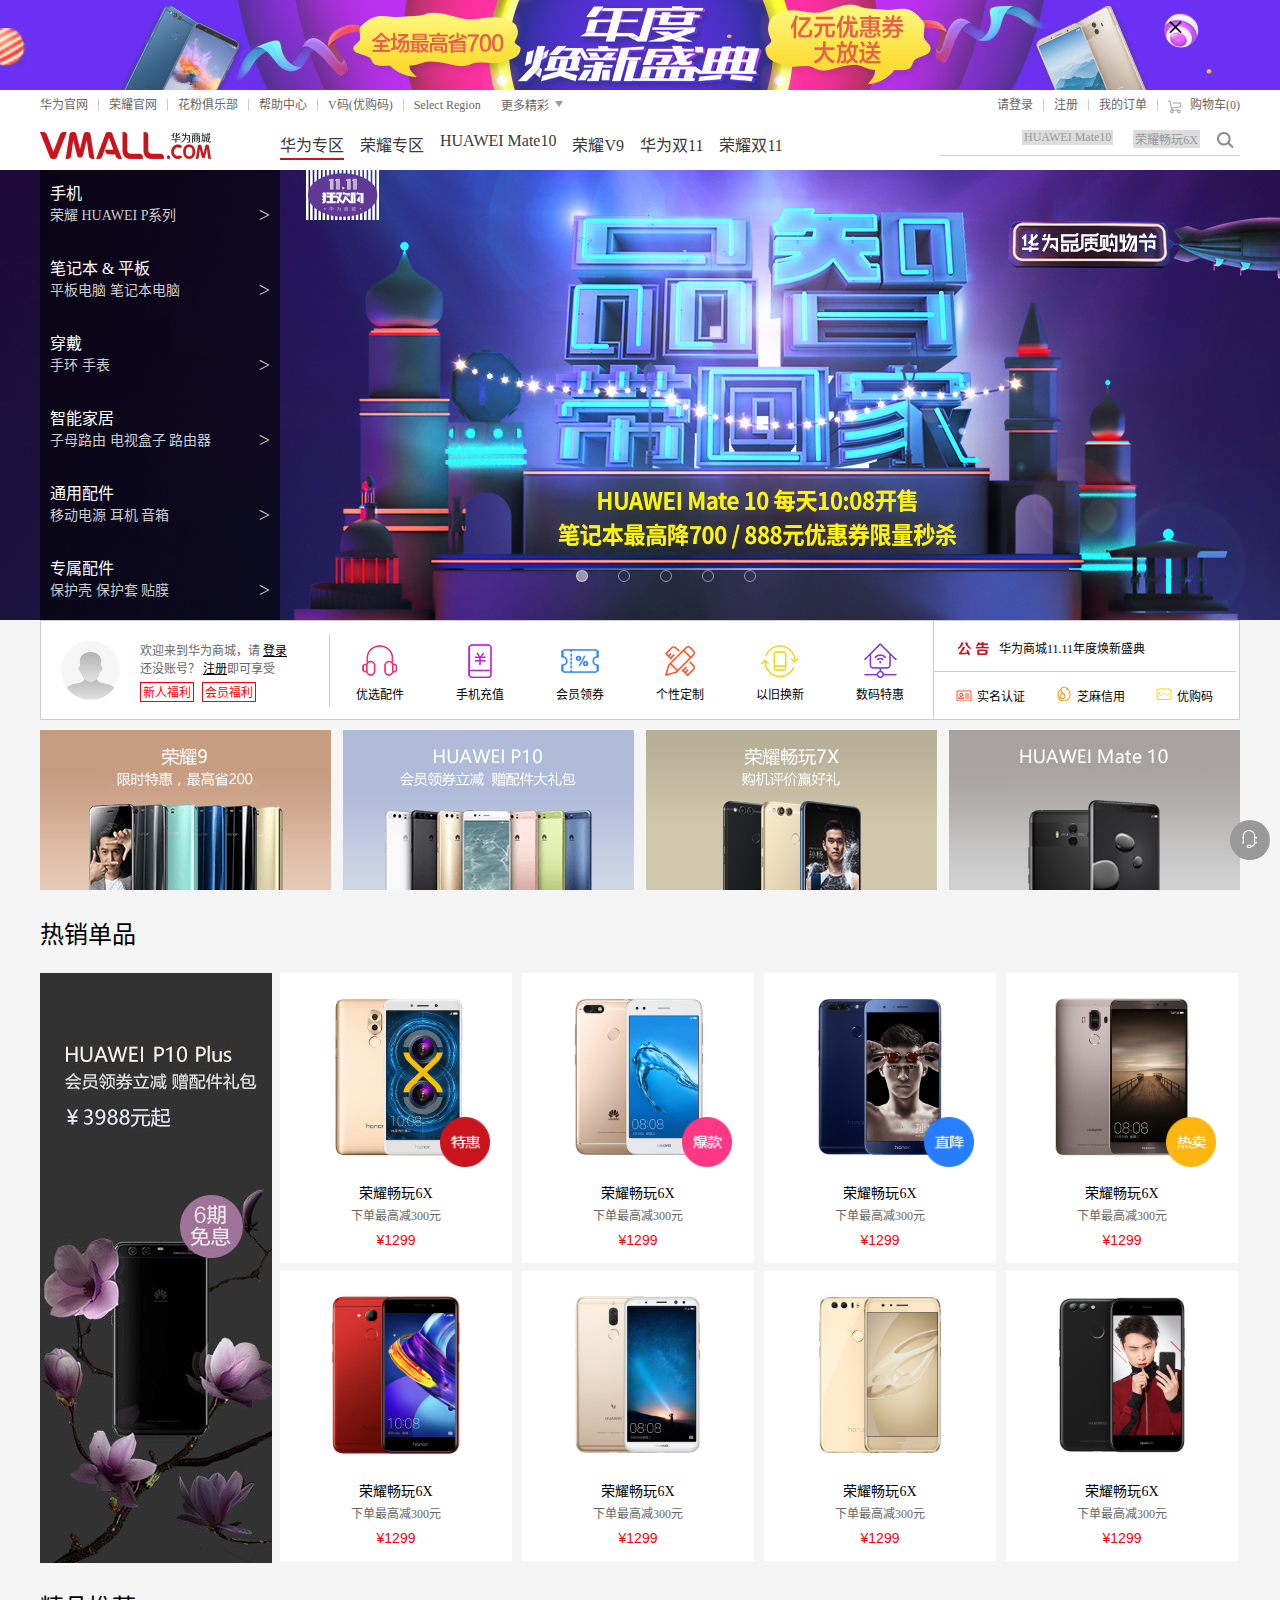
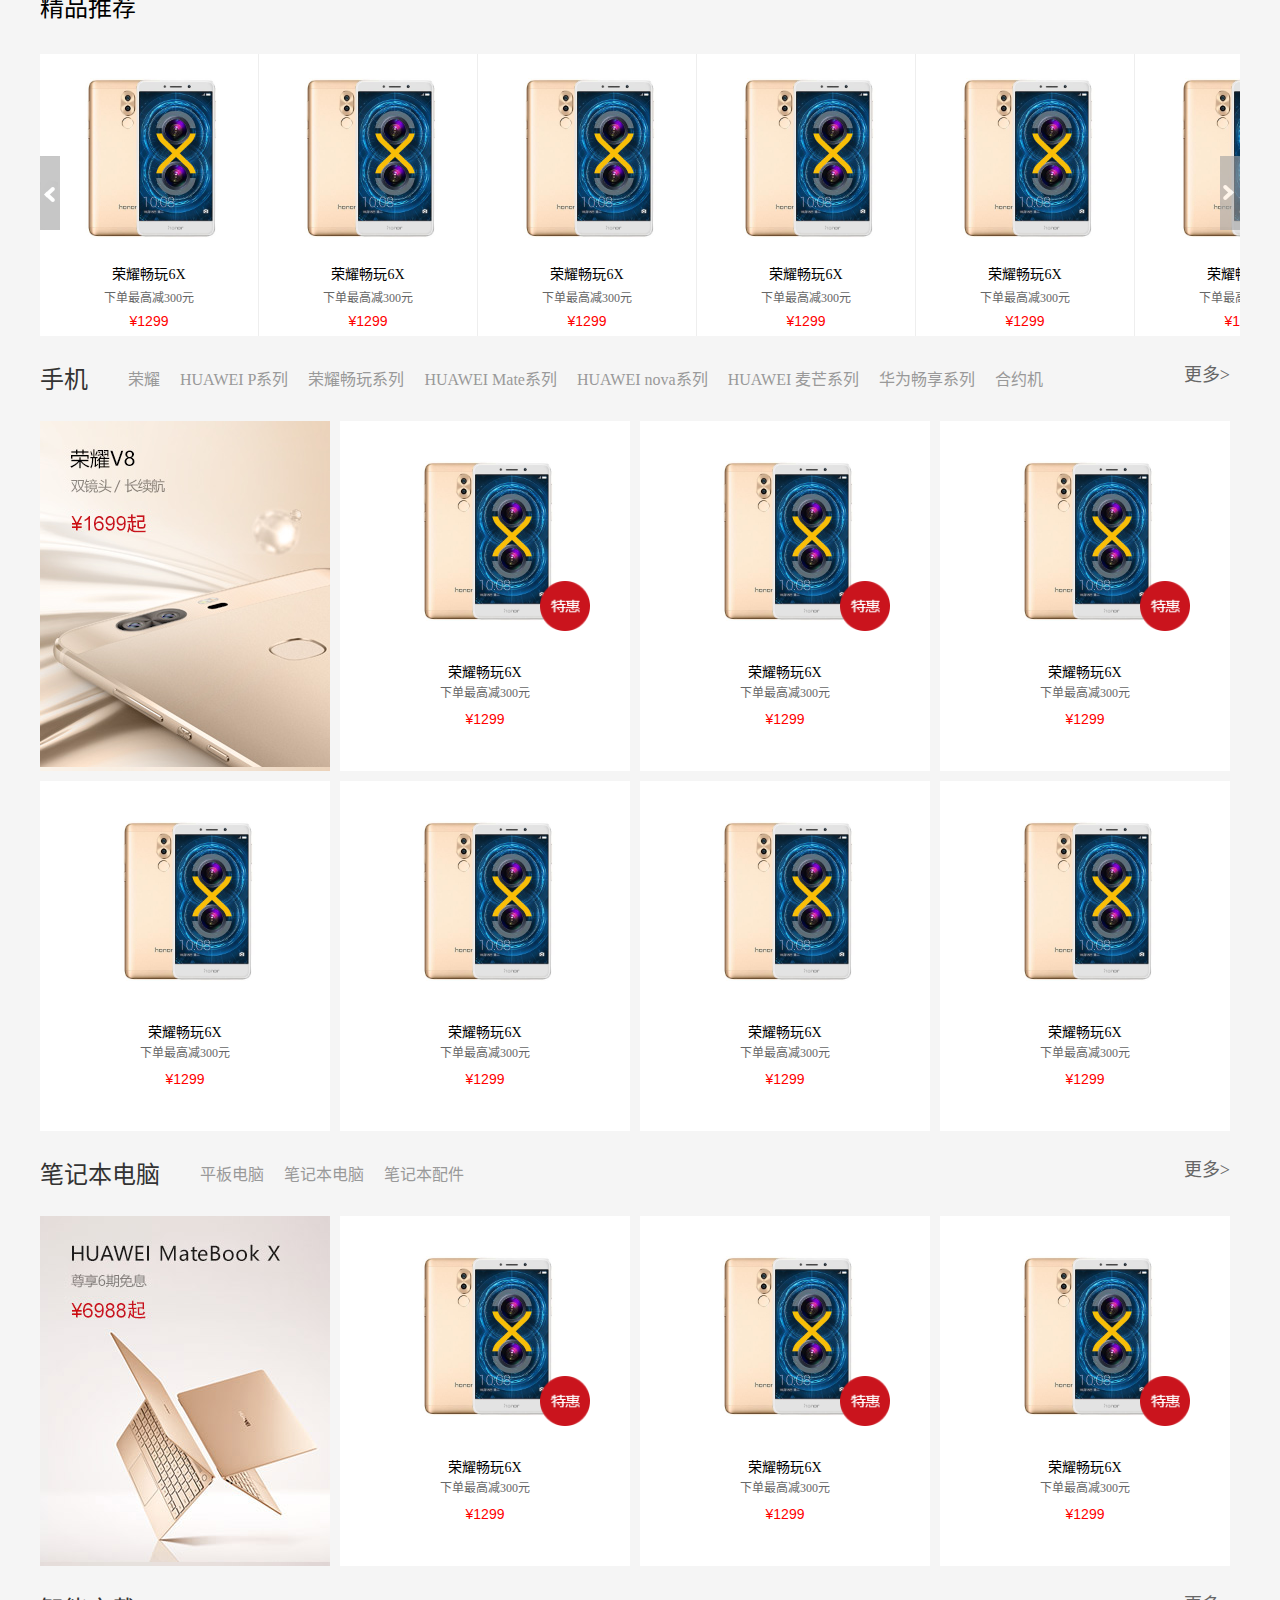
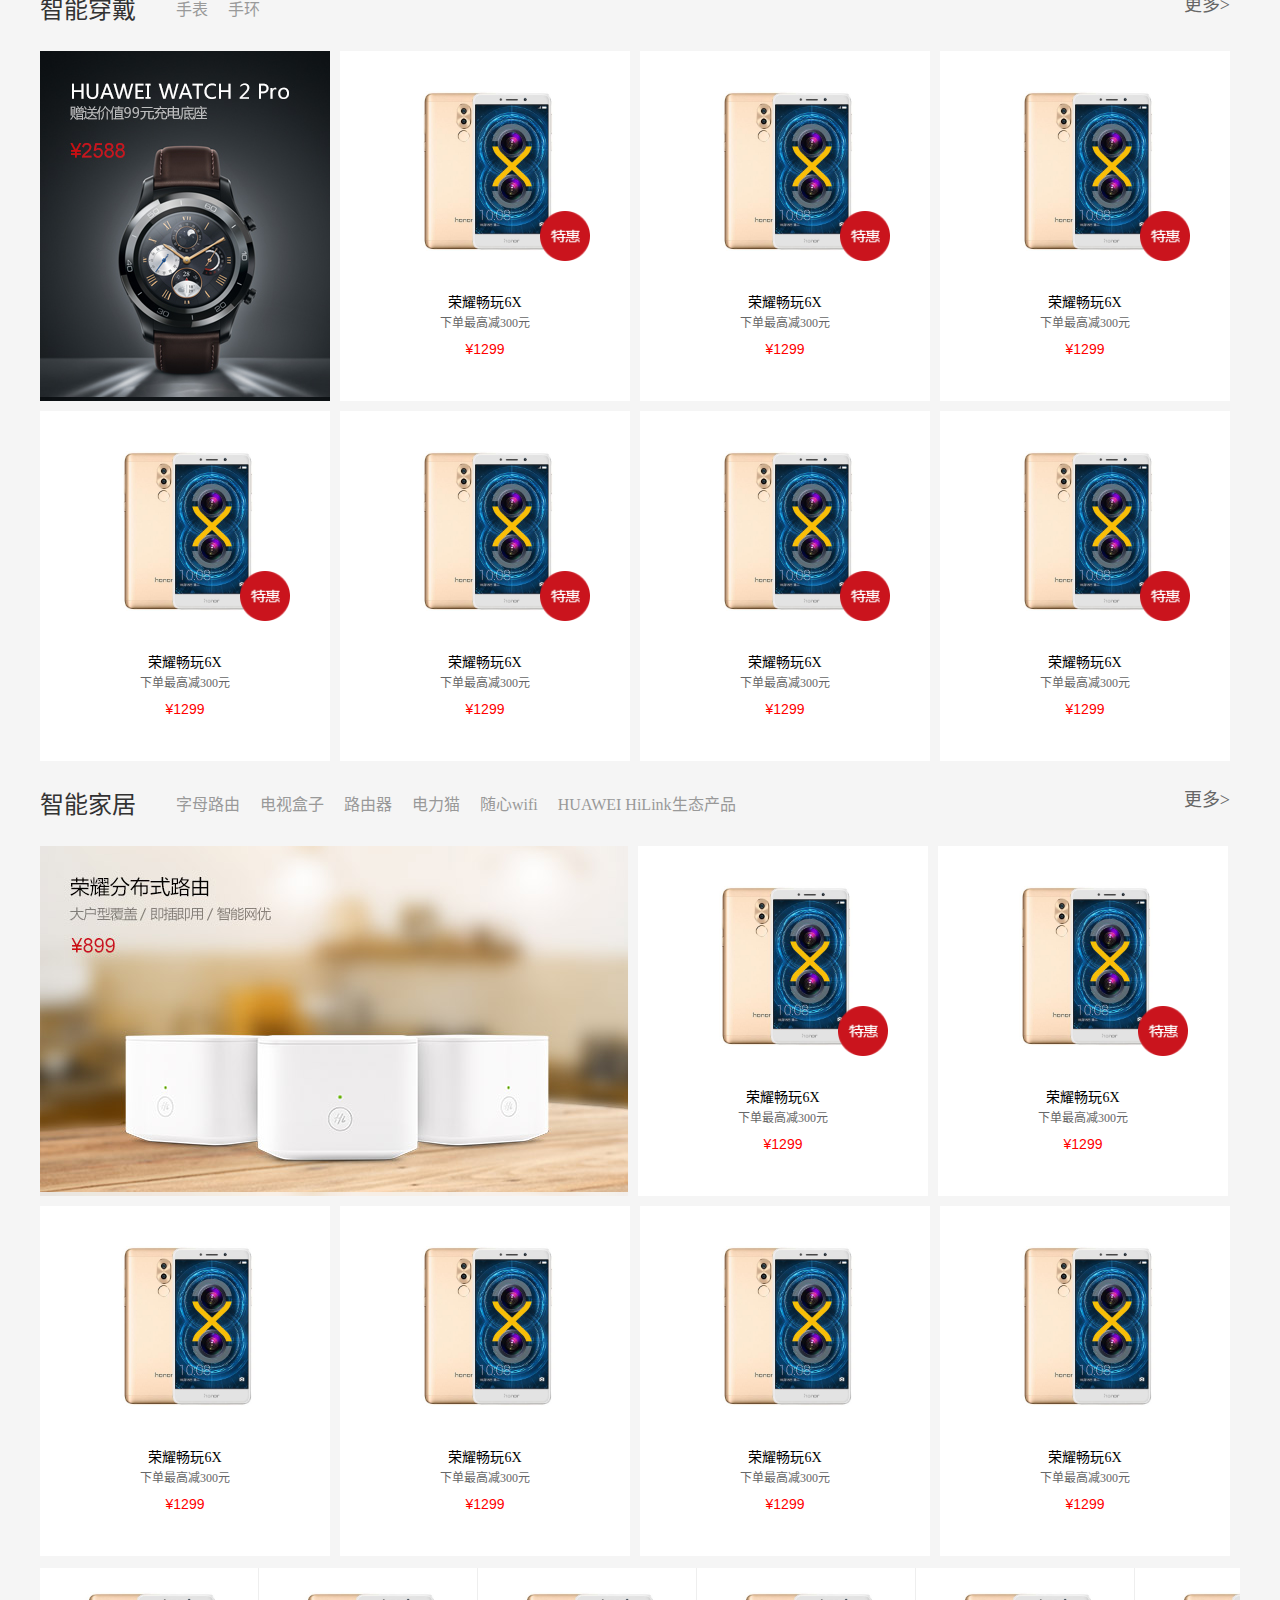
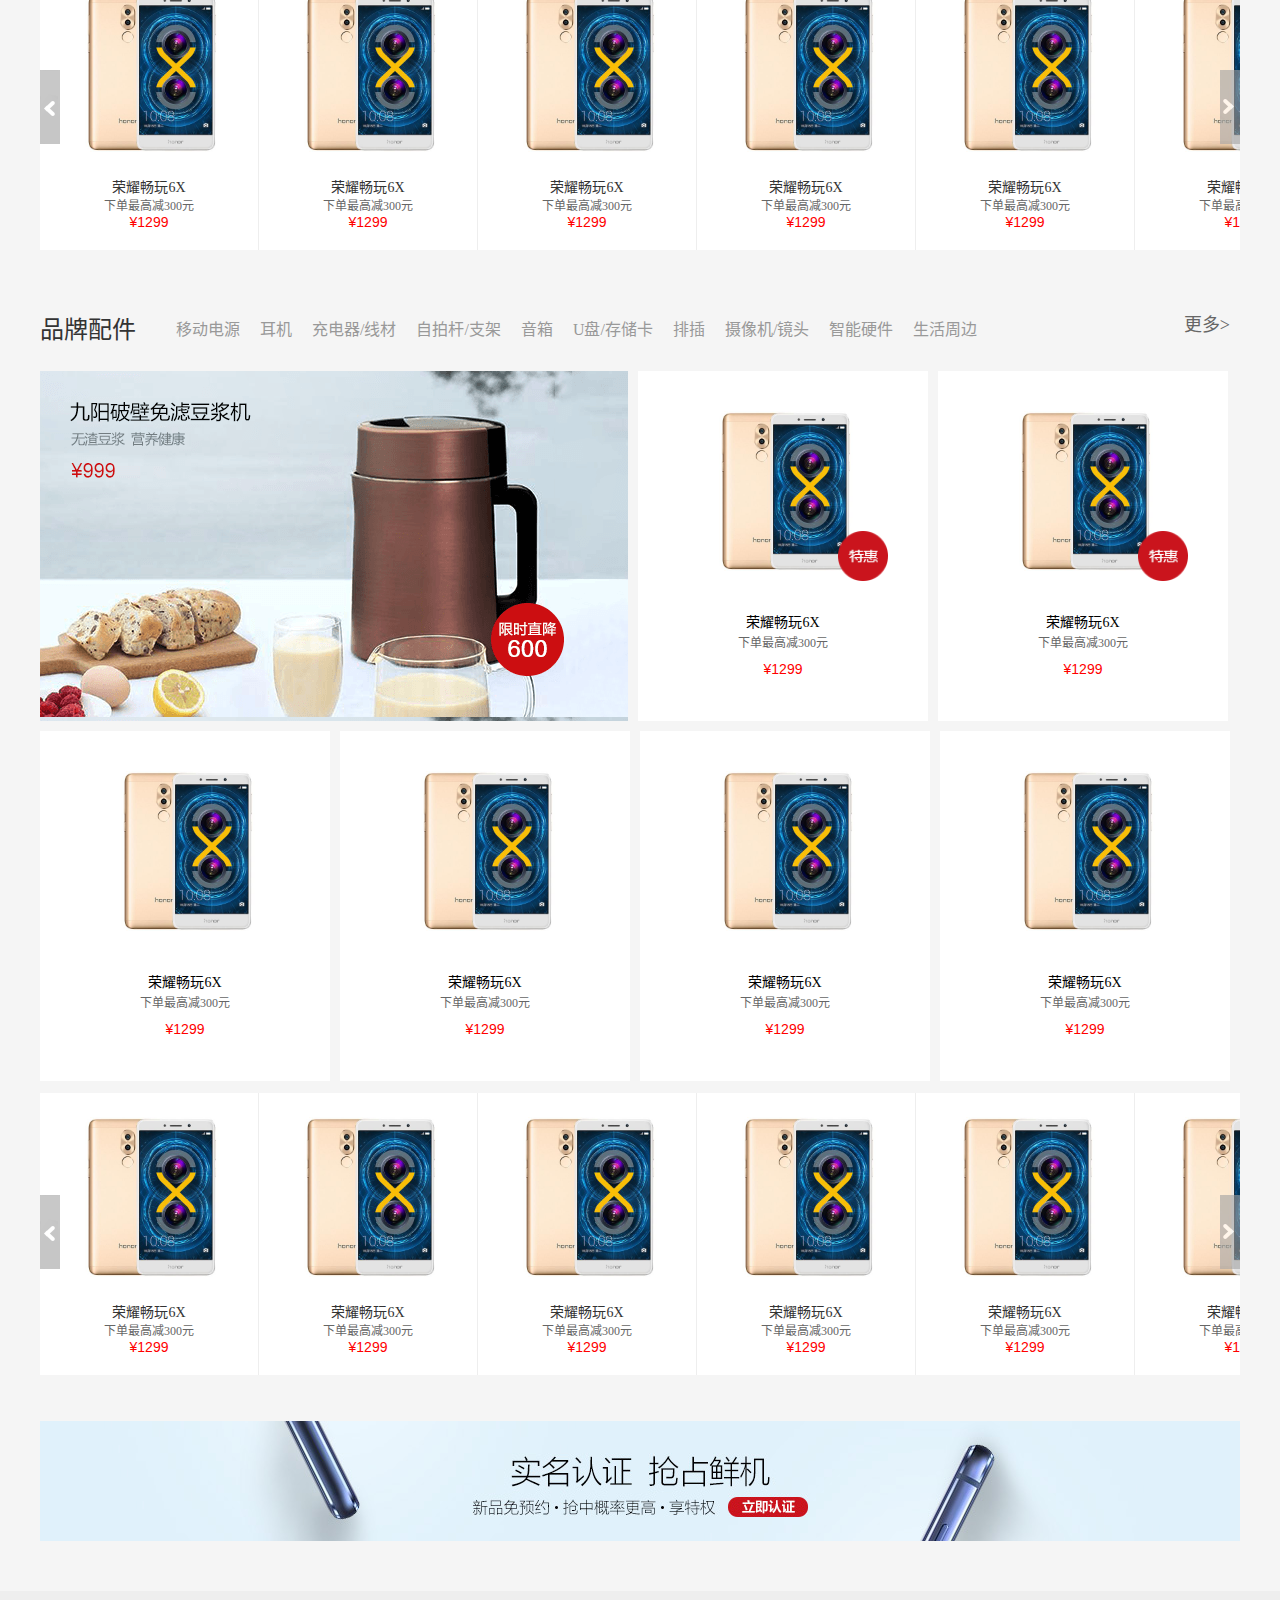
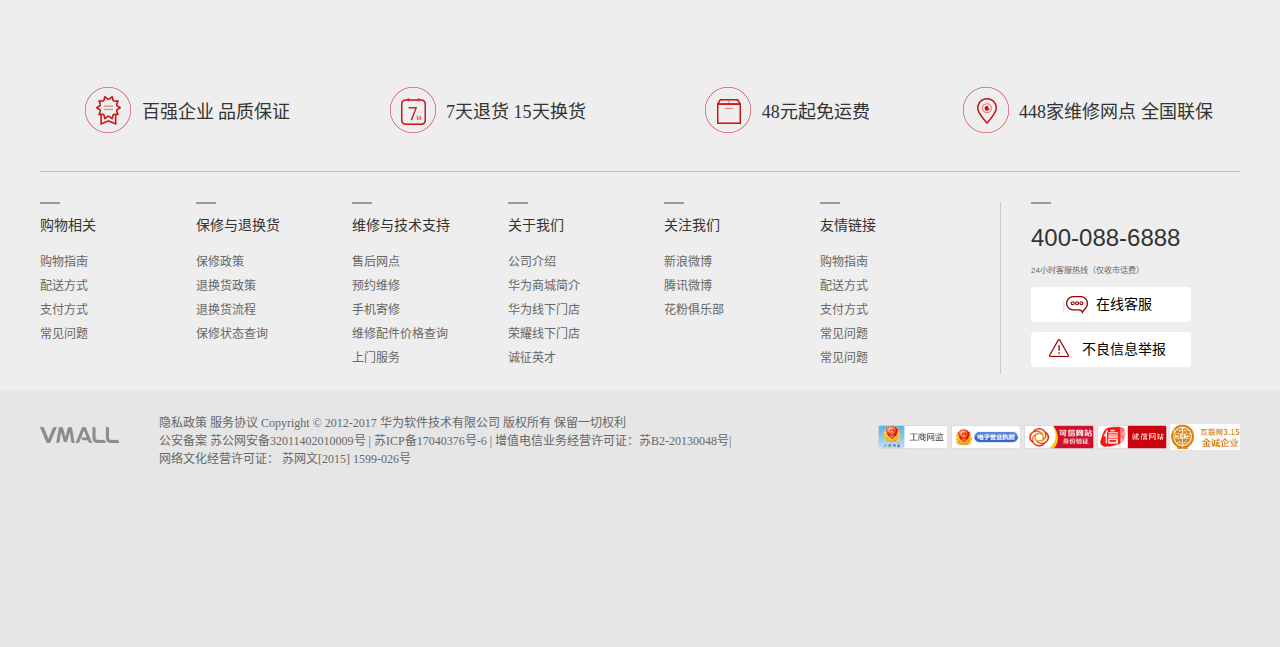
<file: index.html>
<!DOCTYPE html>
<html lang="zh-CN">

	<head>
		<meta charset="UTF-8">
		<meta name="keywords" content="关键词1,关键词2,关键词3">
		<meta name="description" content="这是100字的描述">
		<meta name="" content="" />
		<title>华为商城官网-华为Mate10、华为P10、荣耀9、荣耀畅玩7X、麦芒6、华为Mate9、荣耀V9、华为nova2官方网站</title>
		<link rel="icon" href="img\favicon.ico">
		<link rel="stylesheet" type="text/css" href="css/common.css" />
		<link rel="stylesheet" type="text/css" href="css/index.css" />
		<script src="js/jquery-1.12.2.js" type="text/javascript" charset="utf-8"></script>
		<script src="js/index.js"></script>
		<script>
		</script>
	</head>

	<body>
		<!--顶部广告-->
		<div class="top_box">
		<div class="top">
			<div class="w">
				<span class="close" id="close">×</span>
			</div>
			<a href="javascript:;">
				<img src="img/2017110716593377.jpg" alt="" />
			</a>
		</div>
		</div>
		<!-- 底部广告 -->
		<div class="foot_banner">
			<div class="w">
				<span class="close" id="closed">×</span>
			</div>
			<a href="javascript:;">
				<img src="img/20171108112502691.png" alt="">
			</a>
		</div>
		<!--顶部导航-->
		<div class="top_nav">
			<div class="w clearfix">
				<ul class="fl clearfix">
					<li>
						<a href="huaweiIndex/index.html">华为官网</a>
					</li>
					<li class="border"></li>
					<li>
						<a href="javascript:;">荣耀官网</a>
					</li>
					<li class="border"></li>
					<li>
						<a href="javascript:;">花粉俱乐部</a>
					</li>
					<li class="border"></li>
					<li>
						<a href="javascript:;">帮助中心</a>
					</li>
					<li class="border"></li>
					<li>
						<a href="javascript:;">V码(优购码)</a>
					</li>
					<li class="border"></li>
					<li>
						<a href="javascript:;">Select Region</a>
					</li>
					<li class="border"></li>
					<li class="nav_more clearfix">
						<a href="javascript:;">更多精彩</a>
						<div class="nav_more_show">
							<ul>
								<li>
									<a href="javascript:;">EMUI</a>
								</li>
								<li>
									<a href="javascript:;">应用市场</a>
								</li>
								<li>
									<a href="javascript:;">云服务</a>
								</li>
								<li>
									<a href="javascript:;">开发者联盟</a>
								</li>
							</ul>
							<div class="nav_more_show_img">
								<a href="javascript:;"><img src="img/qrcode_vmall_new_app01.png" />
									<p>扫一扫,下载这个傻帽</p>
								</a>
							</div>
						</div>
					</li>
				</ul>
				<ul class="fr">
					<li>
						<a href="javascript:;">请登录</a>
					</li>
					<li class="border"></li>
					<li>
						<a href="huaweiIndex/zcIndex.html">注册</a>
					</li>
					<li class="border"></li>
					<li>
						<a href="javascript:;">我的订单</a>
					</li>
					<li class="border"></li>
					<li>
						<a class="shopcar" href="javascript:;">购物车(0)</a>
					</li>
				</ul>
			</div>
		</div>
		<!--logo处导航-->
		<div class="logo_nav">
			<div class="w clearfix">
				<div class="fl logo_nav_left clearfix">
					<img class="fl" src="img/logo20170801113951.png" />
					<ul class="fl">
						<li class="fl">
							<a href="nxy_huawei/index.html">华为专区</a>
						</li>
						<li class="fl">
							<a href="cq_huawei/index.html">荣耀专区</a>
						</li>
						<li class="fl">
							<a href="ht_mate10/index.html">HUAWEI Mate10</a>
						</li>
						<li class="fl">
							<a href="czy_huawei/index.html">荣耀V9</a>
						</li>
						<li class="fl">
							<a href="ht_hw11/index.html">华为双11</a>
						</li>
						<li class="fl">
							<a href="javascript:;">荣耀双11</a>
						</li>
					</ul>
				</div>
				<div class="fr logo_nav_right">
					<input type="text" name="" id="" value="" />
					<div>
						<a href="javascript:;">HUAWEI Mate10</a>
						<a href="javascript:;">荣耀畅玩6X</a>
					</div>

				</div>
			</div>
		</div>
		<!--中间轮播图以及导航-->
		<div class="banner">
			<div class="banner_box">
				<div class="banner_scroll">
					<div class="w">
						<ul>
							<li>
								<a href="javascript"><img src="img/20171031232614904.jpg" alt="" /></a>
							</li>
							<li>
								<a href="javascript"><img src="img/20171106160544764.jpg" alt="" /></a>
							</li>
							<li>
								<a href="javascript"><img src="img/20171107235021595.jpg" alt="" /></a>
							</li>
							<li>
								<a href="javascript"><img src="img/20171108110852352.jpg" alt="" /></a>
							</li>
							<li>
								<a href="javascript"><img src="img/20171107195843349.jpg" alt="" /></a>
							</li>
						</ul>
					</div>
				</div>
			</div>
			<div class="w clearfix">
				<div class="banner_nav fl clearfix">
					<ul>
						<li>
							<h3>
							<a href="javascript:;">手机</a>
							</h3>
							<a href="javascript:;">荣耀</a>
							<a href="javascript:;"> HUAWEI P系列</a>
							<span>&gt;</span>
							<div class="detail">
								<div class="detail_top">
									<a href="javascript:;">浏览手机频道</a>
								</div>
								<div class="detail_center">
									<a href="javascript:;">荣耀</a>
									<a href="javascript:;">HUAWEI P系列</a>
									<a href="javascript:;">荣耀畅玩系列</a>
									<a href="javascript:;">HUAWEI Mate系列</a>
									<a href="javascript:;">HUAWEI nova系列</a>
									<a href="javascript:;">华为畅享系列</a>
									<a href="javascript:;">合约机</a>
								</div>
								<div class="detail_bottom">
									<ul>
										<li>
											<a href="javascript:;">
												<div>
													<img src="img/428_428_1504167295143mp.jpg" />
													<h3>荣耀畅玩6X</h3>
													<p class="des">下单最高减300元</p>
													<p class="price">&yen;1299</p>
												</div>
											</a>
										</li>
										<li>
											<a href="javascript:;">
												<div>
													<img src="img/428_428_1505273258208mp.jpg" />
													<h3>荣耀畅玩6X</h3>
													<p class="des">下单最高减300元</p>
													<p class="price">&yen;1299</p>
												</div>
											</a>
										</li>
										<li>
											<a href="javascript:;">
												<div>
													<img src="img/1496214523346.jpg" />
													<h3>荣耀畅玩6X</h3>
													<p class="des">下单最高减300元</p>
													<p class="price">&yen;1299</p>
												</div>
											</a>
										</li>
										<li>
											<a href="javascript:;">
												<div>
													<img src="img/428_428_1501665889531mp.jpg" />
													<h3>荣耀畅玩6X</h3>
													<p class="des">下单最高减300元</p>
													<p class="price">&yen;1299</p>
												</div>
											</a>
										</li>
									</ul>
								</div>
							</div>
						</li>
						<li>
							<h3>
							<a href="javascript:;">笔记本 & 平板</a>
						</h3>
							<a href="javascript:;">平板电脑</a>
							<a href="javascript:;">笔记本电脑</a>
							<span>&gt;</span>
							<div class="detail">
								<div class="detail_top">
									<a href="javascript:;">笔记本 & 平板频道</a>
								</div>
								<div class="detail_center">
									<a href="javascript:;">平板电脑</a>
									<a href="javascript:;">笔记本电脑</a>
									<a href="javascript:;">笔记本配件</a>
								</div>
								<div class="detail_bottom">
									<ul>
										<li>
											<a href="javascript:;">
												<div>
													<img src="img/428_428_1508929172387mp.jpg" />
													<h3>荣耀畅玩6X</h3>
													<p class="des">下单最高减300元</p>
													<p class="price">&yen;1299</p>
												</div>
											</a>
										</li>
										<li>
											<a href="javascript:;">
												<div>
													<img src="img/428_428_1495006232039mp.jpg" />
													<h3>荣耀畅玩6X</h3>
													<p class="des">下单最高减300元</p>
													<p class="price">&yen;1299</p>
												</div>
											</a>
										</li>
										<li>
											<a href="javascript:;">
												<div>
													<img src="img/1496236247761.png" />
													<h3>荣耀畅玩6X</h3>
													<p class="des">下单最高减300元</p>
													<p class="price">&yen;1299</p>
												</div>
											</a>
										</li>
										<li>
											<a href="javascript:;">
												<div>
													<img src="img/428_428_1508747152446mp.jpg" />
													<h3>荣耀畅玩6X</h3>
													<p class="des">下单最高减300元</p>
													<p class="price">&yen;1299</p>
												</div>
											</a>
										</li>
									</ul>
								</div>
							</div>
						</li>
						<li>
							<h3>
							<a href="javascript:;">穿戴</a>
						</h3>
							<a href="javascript:;">手环</a>
							<a href="javascript:;">手表</a>
							<span>&gt;</span>
							<div class="detail">
								<div class="detail_top">
									<a href="javascript:;">浏览穿戴频道</a>
								</div>
								<div class="detail_center">
									<a href="javascript:;">手表</a>
									<a href="javascript:;">手环</a>
								</div>
								<div class="detail_bottom">
									<ul>
										<li>
											<a href="javascript:;">
												<div>
													<img src="img/1489478432281.jpg" />
													<h3>荣耀畅玩6X</h3>
													<p class="des">下单最高减300元</p>
													<p class="price">&yen;1299</p>
												</div>
											</a>
										</li>
										<li>
											<a href="javascript:;">
												<div>
													<img src="img/428_428_1507769117117mp.jpg" />
													<h3>荣耀畅玩6X</h3>
													<p class="des">下单最高减300元</p>
													<p class="price">&yen;1299</p>
												</div>
											</a>
										</li>
										<li>
											<a href="javascript:;">
												<div>
													<img src="img/1489478432281.jpg" />
													<h3>荣耀畅玩6X</h3>
													<p class="des">下单最高减300元</p>
													<p class="price">&yen;1299</p>
												</div>
											</a>
										</li>
										<li>
											<a href="javascript:;">
												<div>
													<img src="img/1496236124208.png" />
													<h3>荣耀畅玩6X</h3>
													<p class="des">下单最高减300元</p>
													<p class="price">&yen;1299</p>
												</div>
											</a>
										</li>
									</ul>
								</div>
							</div>
						</li>
						<li>
							<h3>
							<a href="javascript:;">智能家居</a>
						</h3>
							<a href="javascript:;">子母路由</a>
							<a href="javascript:;">电视盒子</a>
							<a href="javascript:;">路由器</a>
							<span>&gt;</span>
							<div class="detail">
								<div class="detail_top">
									<a href="javascript:;">浏览智能家居频道</a>
								</div>
								<div class="detail_center">
									
									<a href="javascript:;">子母路由</a>
									<a href="javascript:;">电视盒子</a>
									<a href="javascript:;">路由器</a>
									<a href="javascript:;">电力猫</a>
									<a href="javascript:;">随行wifi</a>
									<a href="javascript:;">HUAWEI HiLink生态产品</a>
								</div>
								<div class="detail_bottom">
									<ul>
										<li>
											<a href="javascript:;">
												<div>
													<img src="img/428_428_1468546777559mp.jpg" />
													<h3>荣耀畅玩6X</h3>
													<p class="des">下单最高减300元</p>
													<p class="price">&yen;1299</p>
												</div>
											</a>
										</li>
										<li>
											<a href="javascript:;">
												<div>
													<img src="img/428_428_1469695994751mp.jpg" />
													<h3>荣耀畅玩6X</h3>
													<p class="des">下单最高减300元</p>
													<p class="price">&yen;1299</p>
												</div>
											</a>
										</li>
										<li>
											<a href="javascript:;">
												<div>
													<img src="img/142_142_1507545954611mp.jpg" />
													<h3>荣耀畅玩6X</h3>
													<p class="des">下单最高减300元</p>
													<p class="price">&yen;1299</p>
												</div>
											</a>
										</li>
										<li>
											<a href="javascript:;">
												<div>
													<img src="img/142_142_1507802394680mp.jpg" />
													<h3>荣耀畅玩6X</h3>
													<p class="des">下单最高减300元</p>
													<p class="price">&yen;1299</p>
												</div>
											</a>
										</li>
									</ul>
								</div>
							</div>
						</li>
						<li>
							<h3>
							<a href="javascript:;">通用配件</a>
						</h3>
							<a href="javascript:;">移动电源</a>
							<a href="javascript:;">耳机</a>
							<a href="javascript:;">音箱</a>
							<span>&gt;</span>
							<div class="detail">
								<div class="detail_top">
									<a href="javascript:;">浏览通用配件频道</a>
								</div>
								<!---->
								<div class="detail_center">
									<a href="javascript:;">移动电源</a>
									<a href="javascript:;">耳机</a>
									<a href="javascript:;">荣耀畅玩系列</a>
									<a href="javascript:;">充电器/线材</a>
									<a href="javascript:;">自拍杆/支架</a>
									<a href="javascript:;">音箱</a>
									<a href="javascript:;">U盘/存储卡</a>
									<a href="javascript:;">排插</a>
									<a href="javascript:;">摄像机/镜头</a>
									<a href="javascript:;">智能硬件</a>
									<a href="javascript:;">生活周边</a>
								</div>
								<div class="detail_bottom">
									<ul>
										<li>
											<a href="javascript:;">
												<div>
													<img src="img/142_142_1509064211648mp.jpg" />
													<h3>荣耀畅玩6X</h3>
													<p class="des">下单最高减300元</p>
													<p class="price">&yen;1299</p>
												</div>
											</a>
										</li>
										<li>
											<a href="javascript:;">
												<div>
													<img src="img/142_142_1466837793098mp.jpg" />
													<h3>荣耀畅玩6X</h3>
													<p class="des">下单最高减300元</p>
													<p class="price">&yen;1299</p>
												</div>
											</a>
										</li>
										<li>
											<a href="javascript:;">
												<div>
													<img src="img/142_142_1501065747294mp.jpg" />
													<h3>荣耀畅玩6X</h3>
													<p class="des">下单最高减300元</p>
													<p class="price">&yen;1299</p>
												</div>
											</a>
										</li>
										<li>
											<a href="javascript:;">
												<div>
													<img src="img/142_142_1509009885140mp.jpg" />
													<h3>荣耀畅玩6X</h3>
													<p class="des">下单最高减300元</p>
													<p class="price">&yen;1299</p>
												</div>
											</a>
										</li>
									</ul>
								</div>
							</div>
						</li>
						<li>
							<h3>
							<a href="javascript:;">专属配件</a>
						</h3>
							<a href="javascript:;">保护壳</a>
							<a href="javascript:;">保护套</a>
							<a href="javascript:;">贴膜</a>
							<span>&gt;</span>
							<div class="detail">
								<div class="detail_top">
									<a href="javascript:;">浏览专属配件频道</a>
								</div>
								<div class="detail_center">
									<a href="javascript:;">保护壳</a>
									<a href="javascript:;">保护套</a>
									<a href="javascript:;">贴膜</a>
									<a href="javascript:;">充气娃娃</a>
								</div>
								<div class="detail_bottom">
									<ul>
										<li>
											<a href="javascript:;">
												<div>
													<img src="img/428_428_1492166928020mp.jpg" />
													<h3>荣耀畅玩6X</h3>
													<p class="des">下单最高减300元</p>
													<p class="price">&yen;1299</p>
												</div>
											</a>
										</li>
										<li>
											<a href="javascript:;">
												<div>
													<img src="img/428_428_1494324027170mp.jpg" />
													<h3>荣耀畅玩6X</h3>
													<p class="des">下单最高减300元</p>
													<p class="price">&yen;1299</p>
												</div>
											</a>
										</li>
										<li>
											<a href="javascript:;">
												<div>
													<img src="img/1489245920315.jpg" />
													<h3>荣耀畅玩6X</h3>
													<p class="des">下单最高减300元</p>
													<p class="price">&yen;1299</p>
												</div>
											</a>
										</li>
										<li>
											<a href="javascript:;">
												<div>
													<img src="img/1489247004575.jpg" />
													<h3>荣耀畅玩6X</h3>
													<p class="des">下单最高减300元</p>
													<p class="price">&yen;1299</p>
												</div>
											</a>
										</li>
									</ul>
								</div>
							</div>
						</li>

					</ul>
				</div>
			</div>
		</div>
		<!--登录信息-->
		<div class="login">
			<div class="fl l">
				<div class="tx fl"></div>
				<div class="info fl">
					<p>欢迎来到华为商城，请
						<a href="javascript:;">登录</a>
					</p>
					<p>还没账号？
						<a href="javascript:;">注册</a>即可享受</p>
					<div class="login_box">
						<a href="javascript:;">
							<span>新人福利</span>
						</a>
						<a href="javascript:;">
							<span>会员福利</span>
						</a>
					</div>
				</div>
			</div>
			<div class="fl c">
				<ul>
					<li>
						<a class="a" href="javascript:;"></a>
						<a href="javascript:;">优选配件</a>
					</li>
					<li>
						<a class="a" href="javascript:;"></a>
						<a href="javascript:;">手机充值</a>
					</li>
					<li>
						<a class="a" href="javascript:;"></a>
						<a href="javascript:;">会员领券</a>
					</li>
					<li>
						<a class="a" href="javascript:;"></a>
						<a href="javascript:;">个性定制</a>
					</li>
					<li>
						<a class="a" href="javascript:;"></a>
						<a href="javascript:;">以旧换新</a>
					</li>
					<li>
						<a class="a" href="javascript:;"></a>
						<a href="javascript:;">数码特惠</a>
					</li>

				</ul>
			</div>
			<div class="fl r">
				<div class="r_top clearfix">
					<a href="javascript:;">
						<div class="r_top_fl"></div>
					</a>
					<div class="r_top_fr">
						<ul>
							<li>
								<a href="javascript:;">华为商城11.11年度焕新盛典</a><br />
							</li>
							<li>
								<a href="javascript:;">荣耀11.11 狂欢返场</a><br />
							</li>
							<li>
								<a href="javascript:;">11.11 别挑了，选我！</a><br />
							</li>
							<li>
								<a href="javascript:;">华为HiLink双11狂欢购 | 返场狂欢继续Hi</a><br />
							</li>

						</ul>
					</div>
				</div>
				<div class="r_bottom clearfix">
					<a href="javascript:;">
						<em></em>
						<span>实名认证</span>
					</a>
					<a href="javascript:;">
						<em></em>
						<span>芝麻信用</span>
					</a>
					<a href="javascript:;">
						<em></em>
						<span>优购码</span>
					</a>
				</div>
			</div>
		</div>
		<!--四件套-->
		<div class="goods clearfix">
			<div class="w">
				<ul>
					<li>
						<a href="javascript:;">
							<img src="img/20171031231129355.jpg" />
						</a>
					</li>
					<li>
						<a href="javascript:;">
							<img src="img/20171101162914764.png" />
						</a>
					</li>
					<li>
						<a href="javascript:;">
							<img src="img/20171104000355430.png" />
						</a>
					</li>
					<li>
						<a href="javascript:;">
							<img src="img/20171108175731206.png" />
						</a>
					</li>
				</ul>
			</div>
		</div>
		<!--热销单品-->
		<div class="hot_goods w clearfix">
			<h3>热销单品</h3>
			<div class="left fl">
				<a href="javascript:;">
					<img src="img/1509498405589.jpg" />
				</a>
			</div>
			<ul class="right fl clearfix">
				<li>
					<a href="javascript:;">
						<div>
							<img src="img/428_428_1491796092449mp.jpg" />
							<h3>荣耀畅玩6X</h3>
							<p class="des">下单最高减300元</p>
							<p class="price">&yen;1299</p>
							<div class="tag">
								<img src="img/1497575964613.png" />
							</div>
						</div>
					</a>
				</li>
				<li>
					<a href="javascript:;">
						<div>
							<img src="img/428_428_1498727338606mp.jpg" />
							<h3>荣耀畅玩6X</h3>
							<p class="des">下单最高减300元</p>
							<p class="price">&yen;1299</p>
							<div class="tag">
								<img src="img/1497575814983.png" />
							</div>
						</div>
					</a>
				</li>
				<li>
					<a href="javascript:;">
						<div>
							<img src="img/428_428_1506588230127mp.jpg" />
							<h3>荣耀畅玩6X</h3>
							<p class="des">下单最高减300元</p>
							<p class="price">&yen;1299</p>
							<div class="tag">
								<img src="img/1497576073762.png" />
							</div>
						</div>
					</a>
				</li>
				<li>
					<a href="javascript:;">
						<div>
							<img src="img/428_428_1479114086506mp.jpg" />
							<h3>荣耀畅玩6X</h3>
							<p class="des">下单最高减300元</p>
							<p class="price">&yen;1299</p>
							<div class="tag">
								<img src="img/1497575918300.png" />
							</div>
						</div>
					</a>
				</li>
				<li>
					<a href="javascript:;">
						<div>
							<img src="img/428_428_1504167295143mp.jpg" />
							<h3>荣耀畅玩6X</h3>
							<p class="des">下单最高减300元</p>
							<p class="price">&yen;1299</p>
						</div>
					</a>
				</li>
				<li>
					<a href="javascript:;">
						<div>
							<img src="img/428_428_1505273258208mp.jpg" />
							<h3>荣耀畅玩6X</h3>
							<p class="des">下单最高减300元</p>
							<p class="price">&yen;1299</p>
						</div>
					</a>
				</li>
				<li>
					<a href="javascript:;">
						<div>
							<img src="img/1496214523346.jpg" />
							<h3>荣耀畅玩6X</h3>
							<p class="des">下单最高减300元</p>
							<p class="price">&yen;1299</p>
						</div>
					</a>
				</li>
				<li>
					<a href="javascript:;">
						<div>
							<img src="img/428_428_1501665889531mp.jpg" />
							<h3>荣耀畅玩6X</h3>
							<p class="des">下单最高减300元</p>
							<p class="price">&yen;1299</p>
						</div>
					</a>
				</li>
			</ul>
		</div>
		<!--精品推荐-->
		<div class="jingpin w">
			<h3 class="left">精品推荐</h3>
			<div class="hd">
				<div class="la">
				</div>
				<div class="ra">
				</div>
				<ul class="right">
					<li class="mouseAnimate">
						<a href="javascript:;">
							<div>
								<img src="img/428_428_1491796092449mp.jpg" />
								<h3>荣耀畅玩6X</h3>
								<p class="des">下单最高减300元</p>
								<p class="price">&yen;1299</p>
							</div>
						</a>
					</li>
					<li class="mouseAnimate">
						<a href="javascript:;">
							<div>
								<img src="img/428_428_1491796092449mp.jpg" />
								<h3>荣耀畅玩6X</h3>
								<p class="des">下单最高减300元</p>
								<p class="price">&yen;1299</p>
							</div>
						</a>
					</li>
					<li class="mouseAnimate">
						<a href="javascript:;">
							<div>
								<img src="img/428_428_1491796092449mp.jpg" />
								<h3>荣耀畅玩6X</h3>
								<p class="des">下单最高减300元</p>
								<p class="price">&yen;1299</p>
							</div>
						</a>
					</li>
					<li class="mouseAnimate">
						<a href="javascript:;">
							<div>
								<img src="img/428_428_1491796092449mp.jpg" />
								<h3>荣耀畅玩6X</h3>
								<p class="des">下单最高减300元</p>
								<p class="price">&yen;1299</p>

							</div>
						</a>
					</li>
					<li class="mouseAnimate">
						<a href="javascript:;">
							<div>
								<img src="img/428_428_1491796092449mp.jpg" />
								<h3>荣耀畅玩6X</h3>
								<p class="des">下单最高减300元</p>
								<p class="price">&yen;1299</p>
							</div>
						</a>
					</li>
					<li class="mouseAnimate">
						<a href="javascript:;">
							<div>
								<img src="img/428_428_1491796092449mp.jpg" />
								<h3>荣耀畅玩6X</h3>
								<p class="des">下单最高减300元</p>
								<p class="price">&yen;1299</p>
							</div>
						</a>
					</li>
					<li class="mouseAnimate">
						<a href="javascript:;">
							<div>
								<img src="img/428_428_1491796092449mp.jpg" />
								<h3>荣耀畅玩6X</h3>
								<p class="des">下单最高减300元</p>
								<p class="price">&yen;1299</p>
							</div>
						</a>
					</li>
					<li class="mouseAnimate">
						<a href="javascript:;">
							<div>
								<img src="img/428_428_1491796092449mp.jpg" />
								<h3>荣耀畅玩6X</h3>
								<p class="des">下单最高减300元</p>
								<p class="price">&yen;1299</p>
							</div>
						</a>
					</li>
					<li class="mouseAnimate">
						<a href="javascript:;">
							<div>
								<img src="img/428_428_1491796092449mp.jpg" />
								<h3>荣耀畅玩6X</h3>
								<p class="des">下单最高减300元</p>
								<p class="price">&yen;1299</p>
							</div>
						</a>
					</li>
					<li class="mouseAnimate">
						<a href="javascript:;">
							<div>
								<img src="img/428_428_1491796092449mp.jpg" />
								<h3>荣耀畅玩6X</h3>
								<p class="des">下单最高减300元</p>
								<p class="price">&yen;1299</p>
							</div>
						</a>
					</li>
					<li class="mouseAnimate">
						<a href="javascript:;">
							<div>
								<img src="img/428_428_1491796092449mp.jpg" />
								<h3>荣耀畅玩6X</h3>
								<p class="des">下单最高减300元</p>
								<p class="price">&yen;1299</p>
							</div>
						</a>
					</li>
					<li class="mouseAnimate">
						<a href="javascript:;">
							<div>
								<img src="img/428_428_1491796092449mp.jpg" />
								<h3>荣耀畅玩6X</h3>
								<p class="des">下单最高减300元</p>
								<p class="price">&yen;1299</p>
							</div>
						</a>
					</li>
				</ul>
			</div>
		</div>
		<!--轮播图广告-->
		<div class="lunbotu w">

		</div>
		<!--手机-->
		<div class="phone w clearfix">
			<div class="clearfix">
				<h3 class="fl">手机</h3>
				<div class="more">
					<ul class="fl">
						<li>
							<a href="javascript:;">荣耀</a>
						</li>
						<li>
							<a href="javascript:;">HUAWEI P系列</a>
						</li>
						<li>
							<a href="javascript:;">荣耀畅玩系列</a>
						</li>
						<li>
							<a href="javascript:;">HUAWEI Mate系列</a>
						</li>
						<li>
							<a href="javascript:;">HUAWEI nova系列</a>
						</li>
						<li>
							<a href="javascript:;">HUAWEI 麦芒系列</a>
						</li>
						<li>
							<a href="javascript:;">华为畅享系列</a>
						</li>
						<li>
							<a href="javascript:;">合约机</a>
						</li>
					</ul>
					<p class="fr">
						<a href="javascript:;">更多&gt;</a>
					</p>
				</div>
			</div>
			<ul>
				<li class="mouseAnimate">
					<a href="javascript:;">
						<div class="phone_1">
							<!-- <img src="img/428_428_1491796092449mp.jpg" />
							<h3>荣耀畅玩6X</h3>
							<p class="des">下单最高减300元</p>
							<p class="price">&yen;1299</p>
							<div class="tag"><img src="img/1497575964613.png" /></div> -->
						</div>
					</a>
				</li>
				<li class="mouseAnimate">
					<a href="javascript:;">
						<div>
							<img src="img/428_428_1491796092449mp.jpg" />
							<h3>荣耀畅玩6X</h3>
							<p class="des">下单最高减300元</p>
							<p class="price">&yen;1299</p>
							<div class="tag">
								<img src="img/1497575964613.png" />
							</div>
						</div>
					</a>
				</li>
				<li class="mouseAnimate">
					<a href="javascript:;">
						<div>
							<img src="img/428_428_1491796092449mp.jpg" />
							<h3>荣耀畅玩6X</h3>
							<p class="des">下单最高减300元</p>
							<p class="price">&yen;1299</p>
							<div class="tag">
								<img src="img/1497575964613.png" />
							</div>
						</div>
					</a>
				</li>
				<li class="mouseAnimate">
					<a href="javascript:;">
						<div>
							<img src="img/428_428_1491796092449mp.jpg" />
							<h3>荣耀畅玩6X</h3>
							<p class="des">下单最高减300元</p>
							<p class="price">&yen;1299</p>
							<div class="tag">
								<img src="img/1497575964613.png" />
							</div>
						</div>
					</a>
				</li>
				<li class="mouseAnimate">
					<a href="javascript:;">
						<div>
							<img src="img/428_428_1491796092449mp.jpg" />
							<h3>荣耀畅玩6X</h3>
							<p class="des">下单最高减300元</p>
							<p class="price">&yen;1299</p>
						</div>
					</a>
				</li>
				<li class="mouseAnimate">
					<a href="javascript:;">
						<div>
							<img src="img/428_428_1491796092449mp.jpg" />
							<h3>荣耀畅玩6X</h3>
							<p class="des">下单最高减300元</p>
							<p class="price">&yen;1299</p>
						</div>
					</a>
				</li>
				<li class="mouseAnimate">
					<a href="javascript:;">
						<div>
							<img src="img/428_428_1491796092449mp.jpg" />
							<h3>荣耀畅玩6X</h3>
							<p class="des">下单最高减300元</p>
							<p class="price">&yen;1299</p>
						</div>
					</a>
				</li>
				<li class="mouseAnimate">
					<a href="javascript:;">
						<div>
							<img src="img/428_428_1491796092449mp.jpg" />
							<h3>荣耀畅玩6X</h3>
							<p class="des">下单最高减300元</p>
							<p class="price">&yen;1299</p>
						</div>
					</a>
				</li>

			</ul>

		</div>
		<!--笔记本电脑-->
		<div class="phone w clearfix">
			<div class="clearfix">
				<h3 class="fl">笔记本电脑</h3>
				<div class="more">
					<ul class="fl">
						<li>
							<a href="javascript:;">平板电脑</a>
						</li>
						<li>
							<a href="javascript:;">笔记本电脑</a>
						</li>
						<li>
							<a href="javascript:;">笔记本配件</a>
						</li>
					</ul>
					<p class="fr">
						<a href="javascript:;">更多&gt;</a>
					</p>
				</div>
			</div>
			<ul>
				<li class="mouseAnimate">
					<a href="javascript:;">
						<div class="notebook_1">
							<!-- <img src="img/428_428_1491796092449mp.jpg" />
							<h3>荣耀畅玩6X</h3>
							<p class="des">下单最高减300元</p>
							<p class="price">&yen;1299</p>
							<div class="tag"><img src="img/1497575964613.png" /></div> -->
						</div>
					</a>
				</li>
				<li class="mouseAnimate">
					<a href="javascript:;">
						<div>
							<img src="img/428_428_1491796092449mp.jpg" />
							<h3>荣耀畅玩6X</h3>
							<p class="des">下单最高减300元</p>
							<p class="price">&yen;1299</p>
							<div class="tag">
								<img src="img/1497575964613.png" />
							</div>
						</div>
					</a>
				</li>
				<li class="mouseAnimate">
					<a href="javascript:;">
						<div>
							<img src="img/428_428_1491796092449mp.jpg" />
							<h3>荣耀畅玩6X</h3>
							<p class="des">下单最高减300元</p>
							<p class="price">&yen;1299</p>
							<div class="tag">
								<img src="img/1497575964613.png" />
							</div>
						</div>
					</a>
				</li>
				<li class="mouseAnimate">
					<a href="javascript:;">
						<div>
							<img src="img/428_428_1491796092449mp.jpg" />
							<h3>荣耀畅玩6X</h3>
							<p class="des">下单最高减300元</p>
							<p class="price">&yen;1299</p>
							<div class="tag">
								<img src="img/1497575964613.png" />
							</div>
						</div>
					</a>
				</li>

			</ul>

		</div>

		<!--智能穿戴-->
		<div class="phone w clearfix">
			<div class="clearfix">
				<h3 class="fl">智能穿戴</h3>
				<div class="more">
					<ul class="fl">
						<li>
							<a href="javascript:;">手表</a>
						</li>
						<li>
							<a href="javascript:;">手环</a>
						</li>
					</ul>
					<p class="fr">
						<a href="javascript:;">更多&gt;</a>
					</p>
				</div>
			</div>
			<ul>
				<li class="mouseAnimate">
					<a href="javascript:;">
						<div class="watch_1">
							<!-- <img src="img/428_428_1491796092449mp.jpg" />
							<h3>荣耀畅玩6X</h3>
							<p class="des">下单最高减300元</p>
							<p class="price">&yen;1299</p>
							<div class="tag"><img src="img/1497575964613.png" /></div> -->
						</div>
					</a>
				</li>
				<li class="mouseAnimate">
					<a href="javascript:;">
						<div>
							<img src="img/428_428_1491796092449mp.jpg" />
							<h3>荣耀畅玩6X</h3>
							<p class="des">下单最高减300元</p>
							<p class="price">&yen;1299</p>
							<div class="tag">
								<img src="img/1497575964613.png" />
							</div>
						</div>
					</a>
				</li>
				<li class="mouseAnimate">
					<a href="javascript:;">
						<div>
							<img src="img/428_428_1491796092449mp.jpg" />
							<h3>荣耀畅玩6X</h3>
							<p class="des">下单最高减300元</p>
							<p class="price">&yen;1299</p>
							<div class="tag">
								<img src="img/1497575964613.png" />
							</div>
						</div>
					</a>
				</li>
				<li class="mouseAnimate">
					<a href="javascript:;">
						<div>
							<img src="img/428_428_1491796092449mp.jpg" />
							<h3>荣耀畅玩6X</h3>
							<p class="des">下单最高减300元</p>
							<p class="price">&yen;1299</p>
							<div class="tag">
								<img src="img/1497575964613.png" />
							</div>
						</div>
					</a>
				</li>
				<li class="mouseAnimate">
					<a href="javascript:;">
						<div>
							<img src="img/428_428_1491796092449mp.jpg" />
							<h3>荣耀畅玩6X</h3>
							<p class="des">下单最高减300元</p>
							<p class="price">&yen;1299</p>
							<div class="tag">
								<img src="img/1497575964613.png" />
							</div>
						</div>
					</a>
				</li>
				<li class="mouseAnimate">
					<a href="javascript:;">
						<div>
							<img src="img/428_428_1491796092449mp.jpg" />
							<h3>荣耀畅玩6X</h3>
							<p class="des">下单最高减300元</p>
							<p class="price">&yen;1299</p>
							<div class="tag">
								<img src="img/1497575964613.png" />
							</div>
						</div>
					</a>
				</li>
				<li class="mouseAnimate">
					<a href="javascript:;">
						<div>
							<img src="img/428_428_1491796092449mp.jpg" />
							<h3>荣耀畅玩6X</h3>
							<p class="des">下单最高减300元</p>
							<p class="price">&yen;1299</p>
							<div class="tag">
								<img src="img/1497575964613.png" />
							</div>
						</div>
					</a>
				</li>
				<li class="mouseAnimate">
					<a href="javascript:;">
						<div>
							<img src="img/428_428_1491796092449mp.jpg" />
							<h3>荣耀畅玩6X</h3>
							<p class="des">下单最高减300元</p>
							<p class="price">&yen;1299</p>
							<div class="tag">
								<img src="img/1497575964613.png" />
							</div>
						</div>
					</a>
				</li>

			</ul>
		</div>
		<!--智能家居-->
		<div class="phone w clearfix smart">
			<div class="clearfix">
				<h3 class="fl">智能家居</h3>
				<div class="more">
					<ul class="fl clearfix">
						<li>
							<a href="javascript:;">字母路由</a>
						</li>
						<li>
							<a href="javascript:;">电视盒子</a>
						</li>
						<li>
							<a href="javascript:;">路由器</a>
						</li>
						<li>
							<a href="javascript:;">电力猫</a>
						</li>
						<li>
							<a href="javascript:;">随心wifi</a>
						</li>
						<li>
							<a href="javascript:;">HUAWEI HiLink生态产品</a>
						</li>
					</ul>
					<p class="fr">
						<a href="javascript:;">更多&gt;</a>
					</p>
				</div>
			</div>
			<ul class="clearfix">
				<li class="smart_li  mouseAnimate">
					<a href="javascript:;">
						<div class="smart_1">
							<!-- <img src="img/428_428_1491796092449mp.jpg" />
							<h3>荣耀畅玩6X</h3>
							<p class="des">下单最高减300元</p>
							<p class="price">&yen;1299</p>
							<div class="tag"><img src="img/1497575964613.png" /></div>
						</div>
					</a>
				</li>
				<li>
					<a href="javascript:;">
						<div><img src="img/428_428_1491796092449mp.jpg" />
							<h3>荣耀畅玩6X</h3>
							<p class="des">下单最高减300元</p>
							<p class="price">&yen;1299</p>
							<div class="tag"><img src="img/1497575964613.png" /></div> -->
						</div>
					</a>
				</li>
				<li class="mouseAnimate">
					<a href="javascript:;">
						<div>
							<img src="img/428_428_1491796092449mp.jpg" />
							<h3>荣耀畅玩6X</h3>
							<p class="des">下单最高减300元</p>
							<p class="price">&yen;1299</p>
							<div class="tag">
								<img src="img/1497575964613.png" />
							</div>
						</div>
					</a>
				</li>
				<li class="mouseAnimate">
					<a href="javascript:;">
						<div>
							<img src="img/428_428_1491796092449mp.jpg" />
							<h3>荣耀畅玩6X</h3>
							<p class="des">下单最高减300元</p>
							<p class="price">&yen;1299</p>
							<div class="tag">
								<img src="img/1497575964613.png" />
							</div>
						</div>
					</a>
				</li>
				<li class="mouseAnimate">
					<a href="javascript:;">
						<div>
							<img src="img/428_428_1491796092449mp.jpg" />
							<h3>荣耀畅玩6X</h3>
							<p class="des">下单最高减300元</p>
							<p class="price">&yen;1299</p>
						</div>
					</a>
				</li>
				<li class="mouseAnimate">
					<a href="javascript:;">
						<div>
							<img src="img/428_428_1491796092449mp.jpg" />
							<h3>荣耀畅玩6X</h3>
							<p class="des">下单最高减300元</p>
							<p class="price">&yen;1299</p>
						</div>
					</a>
				</li>
				<li class="mouseAnimate">
					<a href="javascript:;">
						<div>
							<img src="img/428_428_1491796092449mp.jpg" />
							<h3>荣耀畅玩6X</h3>
							<p class="des">下单最高减300元</p>
							<p class="price">&yen;1299</p>
						</div>
					</a>
				</li>
				<li class="mouseAnimate">
					<a href="javascript:;">
						<div>
							<img src="img/428_428_1491796092449mp.jpg" />
							<h3>荣耀畅玩6X</h3>
							<p class="des">下单最高减300元</p>
							<p class="price">&yen;1299</p>
						</div>
					</a>
				</li>
			</ul>
			<div class="hd">
				<div class="la">
				</div>
				<div class="ra">
				</div>
				<ul class="right">
					<li class="mouseAnimate">
						<a href="javascript:;">
							<div>
								<img src="img/428_428_1491796092449mp.jpg" />
								<h3>荣耀畅玩6X</h3>
								<p class="des">下单最高减300元</p>
								<p class="price">&yen;1299</p>
							</div>
						</a>
					</li>
					<li class="mouseAnimate">
						<a href="javascript:;">
							<div>
								<img src="img/428_428_1491796092449mp.jpg" />
								<h3>荣耀畅玩6X</h3>
								<p class="des">下单最高减300元</p>
								<p class="price">&yen;1299</p>
							</div>
						</a>
					</li>
					<li class="mouseAnimate">
						<a href="javascript:;">
							<div>
								<img src="img/428_428_1491796092449mp.jpg" />
								<h3>荣耀畅玩6X</h3>
								<p class="des">下单最高减300元</p>
								<p class="price">&yen;1299</p>
							</div>
						</a>
					</li>
					<li class="mouseAnimate">
						<a href="javascript:;">
							<div>
								<img src="img/428_428_1491796092449mp.jpg" />
								<h3>荣耀畅玩6X</h3>
								<p class="des">下单最高减300元</p>
								<p class="price">&yen;1299</p>

							</div>
						</a>
					</li>
					<li class="mouseAnimate">
						<a href="javascript:;">
							<div>
								<img src="img/428_428_1491796092449mp.jpg" />
								<h3>荣耀畅玩6X</h3>
								<p class="des">下单最高减300元</p>
								<p class="price">&yen;1299</p>
							</div>
						</a>
					</li>
					<li class="mouseAnimate">
						<a href="javascript:;">
							<div>
								<img src="img/428_428_1491796092449mp.jpg" />
								<h3>荣耀畅玩6X</h3>
								<p class="des">下单最高减300元</p>
								<p class="price">&yen;1299</p>
							</div>
						</a>
					</li>
					<li class="mouseAnimate">
						<a href="javascript:;">
							<div>
								<img src="img/428_428_1491796092449mp.jpg" />
								<h3>荣耀畅玩6X</h3>
								<p class="des">下单最高减300元</p>
								<p class="price">&yen;1299</p>
							</div>
						</a>
					</li>
					<li class="mouseAnimate">
						<a href="javascript:;">
							<div>
								<img src="img/428_428_1491796092449mp.jpg" />
								<h3>荣耀畅玩6X</h3>
								<p class="des">下单最高减300元</p>
								<p class="price">&yen;1299</p>
							</div>
						</a>
					</li>
					<li class="mouseAnimate">
						<a href="javascript:;">
							<div>
								<img src="img/428_428_1491796092449mp.jpg" />
								<h3>荣耀畅玩6X</h3>
								<p class="des">下单最高减300元</p>
								<p class="price">&yen;1299</p>
							</div>
						</a>
					</li>
					<li class="mouseAnimate">
						<a href="javascript:;">
							<div>
								<img src="img/428_428_1491796092449mp.jpg" />
								<h3>荣耀畅玩6X</h3>
								<p class="des">下单最高减300元</p>
								<p class="price">&yen;1299</p>
							</div>
						</a>
					</li>
					<li class="mouseAnimate">
						<a href="javascript:;">
							<div>
								<img src="img/428_428_1491796092449mp.jpg" />
								<h3>荣耀畅玩6X</h3>
								<p class="des">下单最高减300元</p>
								<p class="price">&yen;1299</p>
							</div>
						</a>
					</li>
				</ul>
			</div>
		</div>

		<div class="phone w clearfix smart">
			<div class="clearfix">

				<h3 class="fl">品牌配件</h3>
				<div class="more">
					<ul class="fl clearfix">
						<li>
							<a href="javascript:;">移动电源</a>
						</li>
						<li>
							<a href="javascript:;">耳机</a>
						</li>
						<li>
							<a href="javascript:;">充电器/线材</a>
						</li>
						<li>
							<a href="javascript:;">自拍杆/支架</a>
						</li>
						<li>
							<a href="javascript:;">音箱</a>
						</li>
						<li>
							<a href="javascript:;">U盘/存储卡</a>
						</li>
						<li>
							<a href="javascript:;">排插</a>
						</li>
						<li>
							<a href="javascript:;">摄像机/镜头</a>
						</li>
						<li>
							<a href="javascript:;">智能硬件</a>
						</li>
						<li>
							<a href="javascript:;">生活周边</a>
						</li>
					</ul>
					<p class="fr">
						<a href="javascript:;">更多&gt;</a>
					</p>
				</div>
			</div>
			<ul class="clearfix">
				<li class="pinpaipj_li  mouseAnimate">
					<a href="javascript:;">
						<div class="pinpaipj_1">
							<!-- <img src="img/428_428_1491796092449mp.jpg" />
							<h3>荣耀畅玩6X</h3>
							<p class="des">下单最高减300元</p>
							<p class="price">&yen;1299</p>
							<div class="tag"><img src="img/1497575964613.png" /></div>
						</div>
					</a>
				</li>
				<li>
					<a href="javascript:;">
						<div><img src="img/428_428_1491796092449mp.jpg" />
							<h3>荣耀畅玩6X</h3>
							<p class="des">下单最高减300元</p>
							<p class="price">&yen;1299</p>
							<div class="tag"><img src="img/1497575964613.png" /></div> -->
						</div>
					</a>
				</li>
				<li class="mouseAnimate">
					<a href="javascript:;">
						<div>
							<img src="img/428_428_1491796092449mp.jpg" />
							<h3>荣耀畅玩6X</h3>
							<p class="des">下单最高减300元</p>
							<p class="price">&yen;1299</p>
							<div class="tag">
								<img src="img/1497575964613.png" />
							</div>
						</div>
					</a>
				</li>
				<li class="mouseAnimate">
					<a href="javascript:;">
						<div>
							<img src="img/428_428_1491796092449mp.jpg" />
							<h3>荣耀畅玩6X</h3>
							<p class="des">下单最高减300元</p>
							<p class="price">&yen;1299</p>
							<div class="tag">
								<img src="img/1497575964613.png" />
							</div>
						</div>
					</a>
				</li>
				<li class="mouseAnimate">
					<a href="javascript:;">
						<div>
							<img src="img/428_428_1491796092449mp.jpg" />
							<h3>荣耀畅玩6X</h3>
							<p class="des">下单最高减300元</p>
							<p class="price">&yen;1299</p>
						</div>
					</a>
				</li>
				<li class="mouseAnimate">
					<a href="javascript:;">
						<div>
							<img src="img/428_428_1491796092449mp.jpg" />
							<h3>荣耀畅玩6X</h3>
							<p class="des">下单最高减300元</p>
							<p class="price">&yen;1299</p>
						</div>
					</a>
				</li>
				<li class="mouseAnimate">
					<a href="javascript:;">
						<div>
							<img src="img/428_428_1491796092449mp.jpg" />
							<h3>荣耀畅玩6X</h3>
							<p class="des">下单最高减300元</p>
							<p class="price">&yen;1299</p>
						</div>
					</a>
				</li>
				<li class="mouseAnimate">
					<a href="javascript:;">
						<div>
							<img src="img/428_428_1491796092449mp.jpg" />
							<h3>荣耀畅玩6X</h3>
							<p class="des">下单最高减300元</p>
							<p class="price">&yen;1299</p>
						</div>
					</a>
				</li>
			</ul>
			<div class="hd">
				<div class="la">
				</div>
				<div class="ra">
				</div>
				<ul class="right">
					<li class="mouseAnimate">
						<a href="javascript:;">
							<div>
								<img src="img/428_428_1491796092449mp.jpg" />
								<h3>荣耀畅玩6X</h3>
								<p class="des">下单最高减300元</p>
								<p class="price">&yen;1299</p>
							</div>
						</a>
					</li>
					<li class="mouseAnimate">
						<a href="javascript:;">
							<div>
								<img src="img/428_428_1491796092449mp.jpg" />
								<h3>荣耀畅玩6X</h3>
								<p class="des">下单最高减300元</p>
								<p class="price">&yen;1299</p>
							</div>
						</a>
					</li>
					<li class="mouseAnimate">
						<a href="javascript:;">
							<div>
								<img src="img/428_428_1491796092449mp.jpg" />
								<h3>荣耀畅玩6X</h3>
								<p class="des">下单最高减300元</p>
								<p class="price">&yen;1299</p>
							</div>
						</a>
					</li>
					<li class="mouseAnimate">
						<a href="javascript:;">
							<div>
								<img src="img/428_428_1491796092449mp.jpg" />
								<h3>荣耀畅玩6X</h3>
								<p class="des">下单最高减300元</p>
								<p class="price">&yen;1299</p>

							</div>
						</a>
					</li>
					<li class="mouseAnimate">
						<a href="javascript:;">
							<div>
								<img src="img/428_428_1491796092449mp.jpg" />
								<h3>荣耀畅玩6X</h3>
								<p class="des">下单最高减300元</p>
								<p class="price">&yen;1299</p>
							</div>
						</a>
					</li>
					<li class="mouseAnimate">
						<a href="javascript:;">
							<div>
								<img src="img/428_428_1491796092449mp.jpg" />
								<h3>荣耀畅玩6X</h3>
								<p class="des">下单最高减300元</p>
								<p class="price">&yen;1299</p>
							</div>
						</a>
					</li>
					<li class="mouseAnimate">
						<a href="javascript:;">
							<div>
								<img src="img/428_428_1491796092449mp.jpg" />
								<h3>荣耀畅玩6X</h3>
								<p class="des">下单最高减300元</p>
								<p class="price">&yen;1299</p>
							</div>
						</a>
					</li>
					<li class="mouseAnimate">
						<a href="javascript:;">
							<div>
								<img src="img/428_428_1491796092449mp.jpg" />
								<h3>荣耀畅玩6X</h3>
								<p class="des">下单最高减300元</p>
								<p class="price">&yen;1299</p>
							</div>
						</a>
					</li>
					<li class="mouseAnimate">
						<a href="javascript:;">
							<div>
								<img src="img/428_428_1491796092449mp.jpg" />
								<h3>荣耀畅玩6X</h3>
								<p class="des">下单最高减300元</p>
								<p class="price">&yen;1299</p>
							</div>
						</a>
					</li>
					<li class="mouseAnimate">
						<a href="javascript:;">
							<div>
								<img src="img/428_428_1491796092449mp.jpg" />
								<h3>荣耀畅玩6X</h3>
								<p class="des">下单最高减300元</p>
								<p class="price">&yen;1299</p>
							</div>
						</a>
					</li>
					<li class="mouseAnimate">
						<a href="javascript:;">
							<div>
								<img src="img/428_428_1491796092449mp.jpg" />
								<h3>荣耀畅玩6X</h3>
								<p class="des">下单最高减300元</p>
								<p class="price">&yen;1299</p>
							</div>
						</a>
					</li>
				</ul>
			</div>
		</div>
		<!--底部广告单个-->
		<div class="ad">
			<div class="w">
				<a href="javascript:;">
					<img src="img/20170313112742735.jpg" />
				</a>
			</div>
		</div>

		<!--四件套文字-->
		<div class="txt">
			<div class="w">
				<div>
					<div class="a">
						<a href="javascript:;">
							<span></span>
							<em>百强企业 品质保证</em>
						</a>
					</div>
					<div class="a">
						<a href="javascript:;">
							<span></span>
							<em>7天退货 15天换货</em>
						</a>
					</div>
					<div class="a">
						<a href="javascript:;">
							<span></span>
							<em>48元起免运费</em>
						</a>
					</div>
					<div class="a">
						<a href="javascript:;">
							<span></span>
							<em>448家维修网点 全国联保</em>
						</a>
					</div>
				</div>
			</div>
		</div>
		<!--底部导航-->
		<div class="bottom_nav">
			<div class="w clearfix">
				<div class="shopping fl">
					<p></p>
					<dl>
						<dt>购物相关</dt>
						<dd>
							<a href="javascript:;">购物指南</a>
						</dd>
						<dd>
							<a href="javascript:;">配送方式</a>
						</dd>
						<dd>
							<a href="javascript:;">支付方式</a>
						</dd>
						<dd>
							<a href="javascript:;">常见问题</a>
						</dd>
					</dl>
				</div>
				<div class="shopping fl">
					<p></p>
					<dl>
						<dt>保修与退换货</dt>
						<dd>
							<a href="javascript:;">保修政策</a>
						</dd>
						<dd>
							<a href="javascript:;">退换货政策</a>
						</dd>
						<dd>
							<a href="javascript:;">退换货流程</a>
						</dd>
						<dd>
							<a href="javascript:;">保修状态查询</a>
						</dd>
					</dl>
				</div>
				<div class="shopping fl">
					<p></p>
					<dl>
						<dt>维修与技术支持</dt>
						<dd>
							<a href="javascript:;">售后网点</a>
						</dd>
						<dd>
							<a href="javascript:;">预约维修</a>
						</dd>
						<dd>
							<a href="javascript:;">手机寄修</a>
						</dd>
						<dd>
							<a href="javascript:;">维修配件价格查询</a>
						</dd>
						<dd>
							<a href="javascript:;">上门服务</a>
						</dd>
					</dl>
				</div>
				<div class="shopping fl">
					<p></p>
					<dl>
						<dt>关于我们</dt>
						<dd>
							<a href="javascript:;">公司介绍</a>
						</dd>
						<dd>
							<a href="javascript:;">华为商城简介</a>
						</dd>
						<dd>
							<a href="javascript:;">华为线下门店</a>
						</dd>
						<dd>
							<a href="javascript:;">荣耀线下门店</a>
						</dd>
						<dd>
							<a href="javascript:;">诚征英才</a>
						</dd>
					</dl>
				</div>
				<div class="shopping fl">
					<p></p>
					<dl>
						<dt>关注我们</dt>
						<dd>
							<a href="javascript:;">新浪微博</a>
						</dd>
						<dd>
							<a href="javascript:;">腾讯微博</a>
						</dd>
						<dd>
							<a href="javascript:;">花粉俱乐部</a>
						</dd>
					</dl>
				</div>
				<div class="shopping fl">
					<p></p>
					<dl>
						<dt>友情链接</dt>
						<dd>
							<a href="javascript:;">购物指南</a>
						</dd>
						<dd>
							<a href="javascript:;">配送方式</a>
						</dd>
						<dd>
							<a href="javascript:;">支付方式</a>
						</dd>
						<dd>
							<a href="javascript:;">常见问题</a>
						</dd>
						<dd>
							<a href="javascript:;">常见问题</a>
						</dd>
					</dl>
				</div>
				<div class="telnum fr">
					<div>
						<p></p>
						<h3>400-088-6888</h3>
						<h6>24小时客服热线（仅收市话费）</h6>
						<a href="javascript:;">
							<span>
							<span class="s1"></span>在线客服</span>
						</a>
						<a href="javascript:;">
							<span>
							<span class="s2"></span>不良信息举报</span>
						</a>
					</div>
				</div>
			</div>

		</div>
		<!--底部版权-->
		<div class="copy">
			<div class="w">
				<div class="bottom_logo fl">
					<img src="img/flogo.png" />
				</div>
				<div class="left fl">
					<p>
						<a href="javascript:;">隐私政策</a>
						<a href="javascript:;">服务协议</a> Copyright © 2012-2017 华为软件技术有限公司 版权所有 保留一切权利</p>
					<p>公安备案
						<a href="javascript:;">苏公网安备32011402010009号</a> |
						<a href="javascript:;">苏ICP备17040376号-6</a> | 增值电信业务经营许可证：苏B2-20130048号| </p>
					<p>网络文化经营许可证：
						<a href="javascript:;">苏网文[2015] 1599-026号</a>
					</p>
				</div>
				<div class="right fr">
					<a href="javascript:;">
						<img src="img/1.jpg" />
					</a>
					<a href="javascript:;">
						<img src="img/2.png" />
					</a>
					<a href="javascript:;">
						<img src="img/3.png" />
					</a>
					<a href="javascript:;">
						<img src="img/4.png" />
					</a>
					<a href="javascript:;">
						<img src="img/5.jpg" />
					</a>
				</div>
			</div>
		</div>
		<!--窗口固定定位集合-->
		<div class="right_nav">
			<ul>
				<li class="right_nav_h">
					<a href="javascript:;"><span>手机</span></a>
				</li>
				<li class="right_nav_line"></li>
				<li class="right_nav_h">
					<a href="javascript:;"><span>笔记本电脑</span></a>
				</li>
				<li class="right_nav_line"></li>
				<li class="right_nav_h">
					<a href="javascript:;"><span>智能穿戴</span></a>
				</li>
				<li class="right_nav_line"></li>
				<li class="right_nav_h">
					<a href="javascript:;"><span>智能家居</span></a>
				</li>
				<li class="right_nav_line"></li>
				<li class="right_nav_h">
					<a href="javascript:;"><span>品牌配件</span></a>
				</li>
				<li class="right_nav_line"></li>
			</ul>
		</div>
		<!--底部客服-->
		<div class="go_top">
			<a href="#">UP</a>
		</div>
		<div class="help">
			<a href="javascript:;" class="help_show"><span></span></a>
			<a href="javascript:;" class="help_move"><span></span></a>
			<a href="javascript:;" class="help_move"><span></span></a>
		</div>
	</body>

</html>
</file>
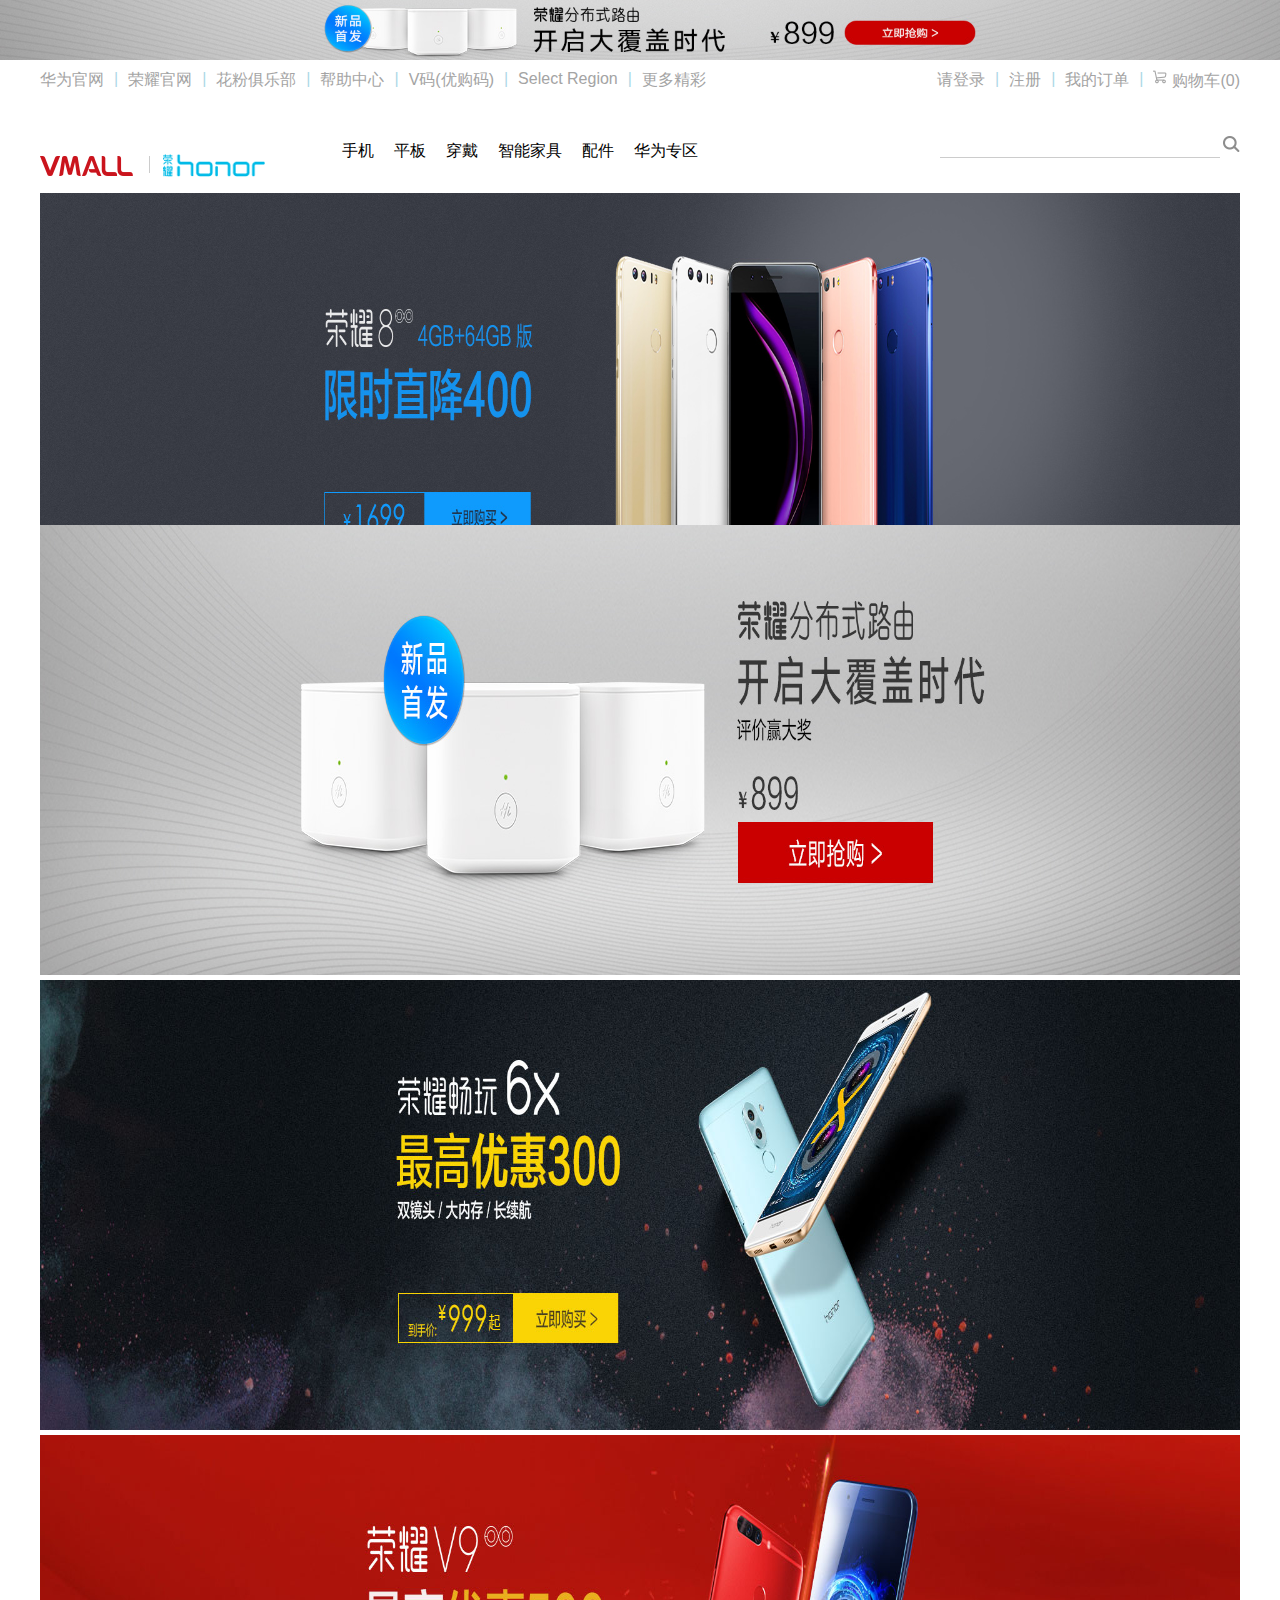
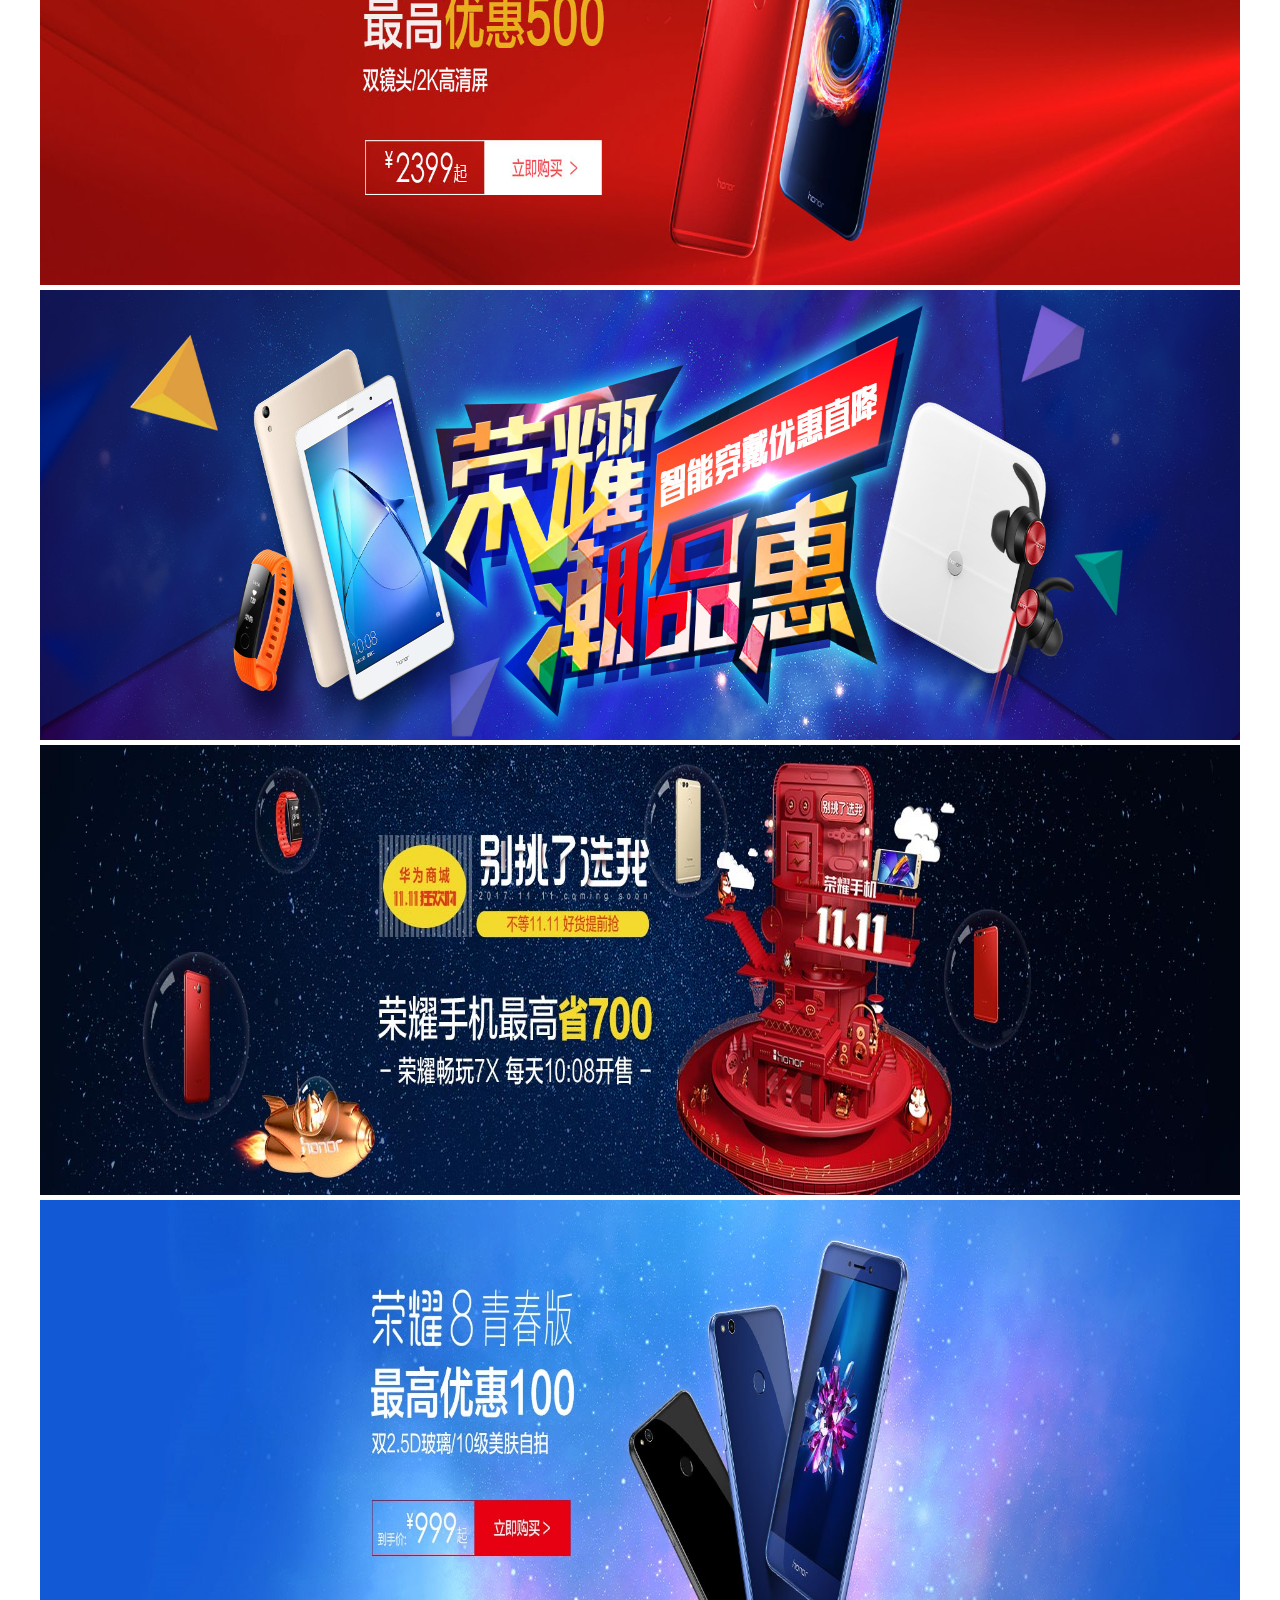
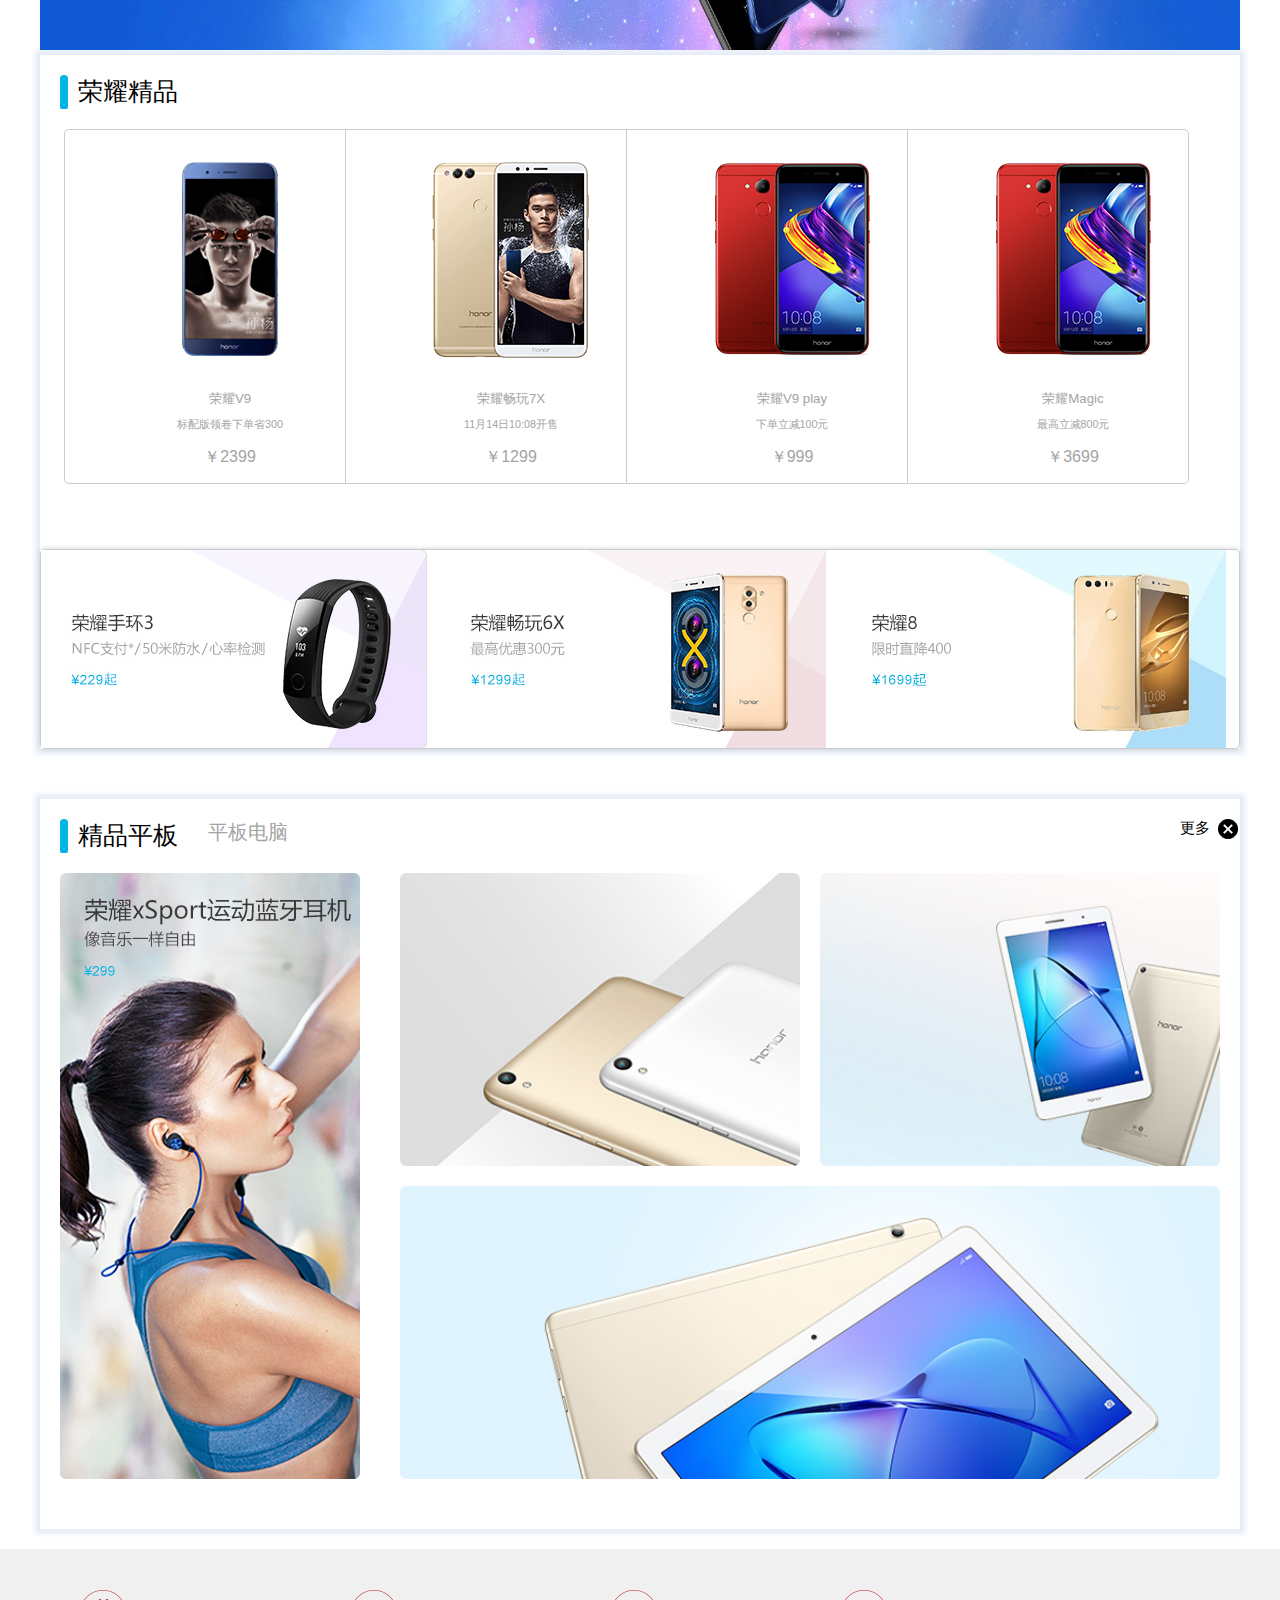
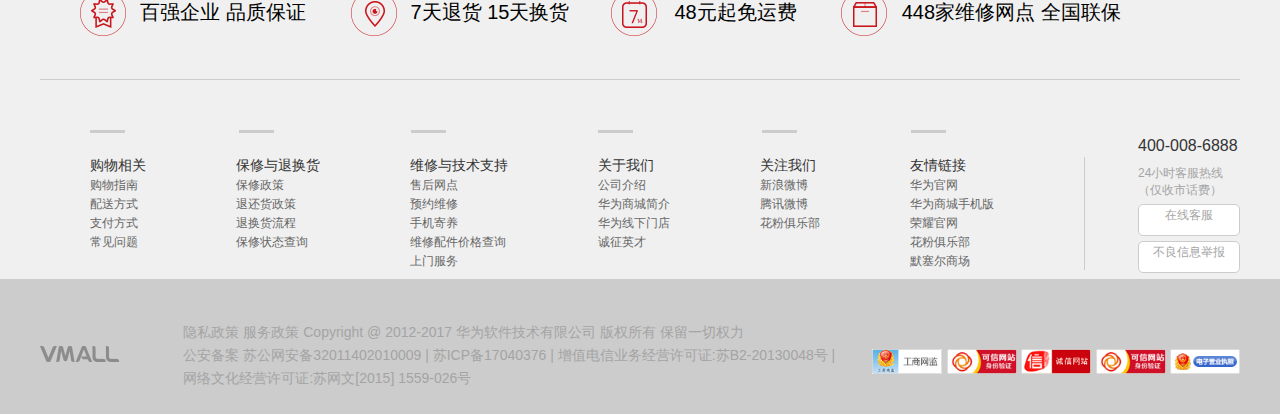
<file: cq_huawei/index.html>
<!DOCTYPE html>
<html>
<head lang="en">
    <meta charset="UTF-8">
    <title></title>
    <link rel="stylesheet" href="index.css"/>
    <link rel="stylesheet" href="common.css"/>
</head>
<body>
<div class="topNav">
    <img src="images/20171101001520852.jpg" alt=""/>
</div>



<div class="w">
    <div class="fl">
        <ul class="Nav">
            <li><a href="#">华为官网</a></li>
            <li>|</li>
            <li><a href="#">荣耀官网</a></li>
            <li>|</li>
            <li><a href="#">花粉俱乐部</a></li>
            <li>|</li>
            <li><a href="#">帮助中心</a></li>
            <li>|</li>
            <li><a href="#">V码(优购码)</a></li>
            <li>|</li>
            <li><a href="#">Select Region</a></li>
            <li>|</li>
            <li><a href="#">更多精彩</a></li>
        </ul>
    </div>
    <div class="fr">
        <ul class="Nav2">
            <li><a href="#">请登录</a></li>
            <li>|</li>
            <li><a href="#">注册</a></li>
            <li>|</li>
            <li><a href="#">我的订单</a></li>
            <li>|</li>
            <li><a href="#"><div></div>购物车(0)</a></li>

        </ul>
    </div>
</div>
<div class="w">
    <div class="fl">
        <ul class="hotNav">
            <li><a href="#"><img src="images/20170703105852645577.png" alt=""/></a><span></span></li>
            <li><a href="#"><img src="images/2017080111372260.png" alt=""/></a></li>
            <li>
                <a href="#">手机</a>
                <!--<div class="sJ">-->
                    <!--<a href="#">全部手机></a>-->
                    <!--<a href="#">荣耀系列</a>-->
                    <!--<a href="#">畅玩系类</a>-->
                    <!--<div class="sJ1">-->
                        <!--<ul>-->
                            <!--<li>-->
                                <!--<a href="#">-->
                                    <!--<img src="images/142_142_1505720608352mp.jpg" alt=""/>-->
                                    <!--<h6>荣耀9</h6>-->
                                <!--</a>-->
                                <!--<p>￥2399</p>-->
                            <!--</li>-->
                            <!--<li>-->
                                <!--<a href="#">-->
                                    <!--<img src="images/142_142_1505720608352mp.jpg" alt=""/>-->
                                    <!--<h6>荣耀9</h6>-->
                                <!--</a>-->
                                <!--<p>￥2399</p>-->
                            <!--</li><li>-->
                            <!--<a href="#">-->
                                <!--<img src="images/142_142_1505720608352mp.jpg" alt=""/>-->
                                <!--<h6>荣耀9</h6>-->
                            <!--</a>-->
                            <!--<p>￥2399</p>-->
                        <!--</li><li>-->
                            <!--<a href="#">-->
                                <!--<img src="images/142_142_1505720608352mp.jpg" alt=""/>-->
                                <!--<h6>荣耀9</h6>-->
                            <!--</a>-->
                            <!--<p>￥2399</p>-->
                        <!--</li><li>-->
                            <!--<a href="#">-->
                                <!--<img src="images/142_142_1505720608352mp.jpg" alt=""/>-->
                                <!--<h6>荣耀9</h6>-->
                            <!--</a>-->
                            <!--<p>￥2399</p>-->
                        <!--</li><li>-->
                            <!--<a href="#">-->
                                <!--<img src="images/142_142_1505720608352mp.jpg" alt=""/>-->
                                <!--<h6>荣耀9</h6>-->
                            <!--</a>-->
                            <!--<p>￥2399</p>-->
                        <!--</li><li>-->
                            <!--<a href="#">-->
                                <!--<img src="images/142_142_1505720608352mp.jpg" alt=""/>-->
                                <!--<h6>荣耀9</h6>-->
                            <!--</a>-->
                            <!--<p>￥2399</p>-->
                        <!--</li>-->
                        <!--</ul>-->
                    <!--</div>-->
                <!--</div>-->
            </li>
            <li>
                <a href="#">平板</a>
            </li>
            <li><a href="#">穿戴</a></li>
            <li><a href="#">智能家具</a></li>
            <li><a href="#">配件</a></li>
            <li><a href="#">华为专区</a></li>
        </ul>
    </div>
    <div class="fr">
        <div>
            <input type="text"/><span></span>
        </div>
    </div>
</div>

                <!--轮播图                       -->
<div class="Banner">
	<div class="wwwww">
    <div class="pic">
        <ul>
            <li><a href="#"><img src="images/20171104011923782.jpg" alt=""/></a></li>
            <li><a href="#"><img src="images/20171101002001803.jpg" alt=""/></a></li>
            <li><a href="#"><img src="images/20171104012149962.jpg" alt=""/></a></li>
            <li><a href="#"><img src="images/20171107195936627.jpg" alt=""/></a></li>
            <li><a href="#"><img src="images/20171108221123234.jpg" alt=""/></a></li>
            <li><a href="#"><img src="images/2017110720041161.jpg" alt=""/></a></li>
            <li><a href="#"><img src="images/2017110715433349.jpg" alt=""/></a></li>
        </ul>
    </div>
    </div>
</div>




<div class="w">
    <div class="banner">
        <div class="rongY">
            <div class="shu"></div>
            <div class="Pin"><a href="#"><h3>荣耀精品</h3></a></div>
        </div>
        <div class="bKong">
            <ul>
                <li>
                    <a href="#">
                        <img src="images/V9.png" alt=""/>
                        <h5>荣耀V9</h5>
                        <h6>标配版领卷下单省300</h6>
                        <p>￥2399</p>
                    </a>
                </li>
                <li>
                    <a href="#">
                    <img src="images/1507708750410.png" alt=""/>
                    <h5>荣耀畅玩7X</h5>
                    <h6>11月14日10:08开售</h6>
                    <p>￥1299</p>
                    </a>
                </li>
                <li>
                    <a href="#">
                    <img src="images/1509462211459.png" alt=""/>
                    <h5>荣耀V9 play</h5>
                    <h6>下单立减100元</h6>
                    <p>￥999</p>
                    </a>
                </li>
                <li>
                    <a href="#">
                    <img src="images/1509462211459.png" alt=""/>
                    <h5>荣耀Magic</h5>
                    <h6>最高立减800元</h6>
                    <p>￥3699</p>
                    </a>
                </li>
            </ul>
        </div>
        <div class="bKong2">
            <ul>
                <li>
                    <a href="#">
                        <img src="images/1502872185730.jpg" alt=""/>
                    </a>
                    <a href="#">
                        <img src="images/1509461885351.jpg" alt=""/>
                    </a>
                    <a href="#">
                        <img src="images/1509463745168.jpg" alt=""/>
                    </a>
                </li>
            </ul>
        </div>
    </div>
</div>


<div class="w">
    <div class="banner1">
        <div class="rongY1 ">
            <div class="shu1"></div>
            <div class="Pin1"><a href="#"><h3>精品平板</h3></a></div>
            <div class="Pin1"><a href="#"><h4>平板电脑</h4></a></div>
            <div class="Pin1"><a href="#"><h5>更多</h5><i></i></a></div>
        </div>
        <div class="pic1">
            <a href="#" class="fl">
                <img src="images/1510505934051.jpg" alt=""/>
            </a>
        </div>
        <div class="fr">
            <ul>
                <li><a href="#"><img src="images/1510334654404.jpg" alt=""/></a></li>
                <li><a href="#"><img src="images/1507789596990.jpg" alt=""/></a></li>

            </ul>
            <ul>
                <li><a href="#" class="fra"><img src="images/1502872154294.jpg" alt=""/></a></li>
            </ul>
        </div>
    </div>
</div>



<div class="Footer">
    <div class="w">
        <div class="footer">
            <ul>
                <li class="s1"><a href="#"><i></i>百强企业 品质保证</a></li>
                <li class="s2"><a href="#"><i></i>7天退货 15天换货</a></li>
                <li class="s3"><a href="#"><i></i>48元起免运费</a></li>
                <li class="s4"><a href="#"><i></i>448家维修网点 全国联保</a></li>
            </ul>
            <div class="footer1">
                <div class="l1"></div>
                <div></div>
                <div class="l2"></div>
                <div class="l3"></div>
                <div class="l4"></div>
                <div class="l5"></div>
            </div>
            <dl class="dl1">
                <dt>购物相关</dt>
                <dd><a href="#">购物指南</a></dd>
                <dd><a href="#">配送方式</a></dd>
                <dd><a href="#">支付方式</a></dd>
                <dd><a href="#">常见问题</a></dd>
            </dl>
            <dl>
                <dt>保修与退换货</dt>
                <dd><a href="#">保修政策</a></dd>
                <dd><a href="#">退还货政策</a></dd>
                <dd><a href="#">退换货流程</a></dd>
                <dd><a href="#">保修状态查询</a></dd>
            </dl>
            <dl>
                <dt>维修与技术支持</dt>
                <dd><a href="#">售后网点</a></dd>
                <dd><a href="#">预约维修</a></dd>
                <dd><a href="#">手机寄养</a></dd>
                <dd><a href="#">维修配件价格查询</a></dd>
                <dd><a href="#">上门服务</a></dd>
            </dl>
            <dl>
                <dt>关于我们</dt>
                <dd><a href="#">公司介绍</a></dd>
                <dd><a href="#">华为商城简介</a></dd>
                <dd><a href="#">华为线下门店</a></dd>
                <dd><a href="#">诚征英才</a></dd>
            </dl>
            <dl>
                <dt>关注我们</dt>
                <dd><a href="#">新浪微博</a></dd>
                <dd><a href="#">腾讯微博</a></dd>
                <dd><a href="#">花粉俱乐部</a></dd>
            </dl>
            <dl class="last">
                <dt>友情链接</dt>
                <dd><a href="#">华为官网</a></dd>
                <dd><a href="#">华为商城手机版</a></dd>
                <dd><a href="#">荣耀官网</a></dd>
                <dd><a href="#">花粉俱乐部</a></dd>
                <dd><a href="#">默塞尔商场</a></dd>
            </dl>
            <div class="fr">
                <h4>400-008-6888</h4>
                <p><a href="#">24小时客服热线（仅收市话费）</a></p>
                <div class="K1"><a href="#">在线客服</a></div>
                <div class="K2"><a href="#">不良信息举报</a></div>
            </div>
        </div>
    </div>
</div>

<div class="Last">
    <div class="w">
        <div class="lastPic">
            <img src="images/flogo.png" alt=""/>
        </div>
        <div class="lastWz">
            <p><a href="#">隐私政策 服务政策 Copyright @ 2012-2017 华为软件技术有限公司 版权所有 保留一切权力</a></p>
            <p><a href="#">公安备案 苏公网安备32011402010009 | 苏ICP备17040376 | 增值电信业务经营许可证:苏B2-20130048号 |</a></p>
            <p><a href="#">网络文化经营许可证:苏网文[2015] 1559-026号</a></p>
        </div>
        <div class="fr">
            <a href="#"><img src="images/20161224180914742.jpg" alt=""/></a>
            <a href="#"><img src="images/20160226162521265.png" alt=""/></a>
            <a href="#"><img src="images/20160226162531395.png" alt=""/></a>
            <a href="#"><img src="images/20160226162521265.png" alt=""/></a>
            <a href="#"><img src="images/20160226162415360.png" alt=""/></a>
        </div>
    </div>
</div>
</body>
</html>
</file>
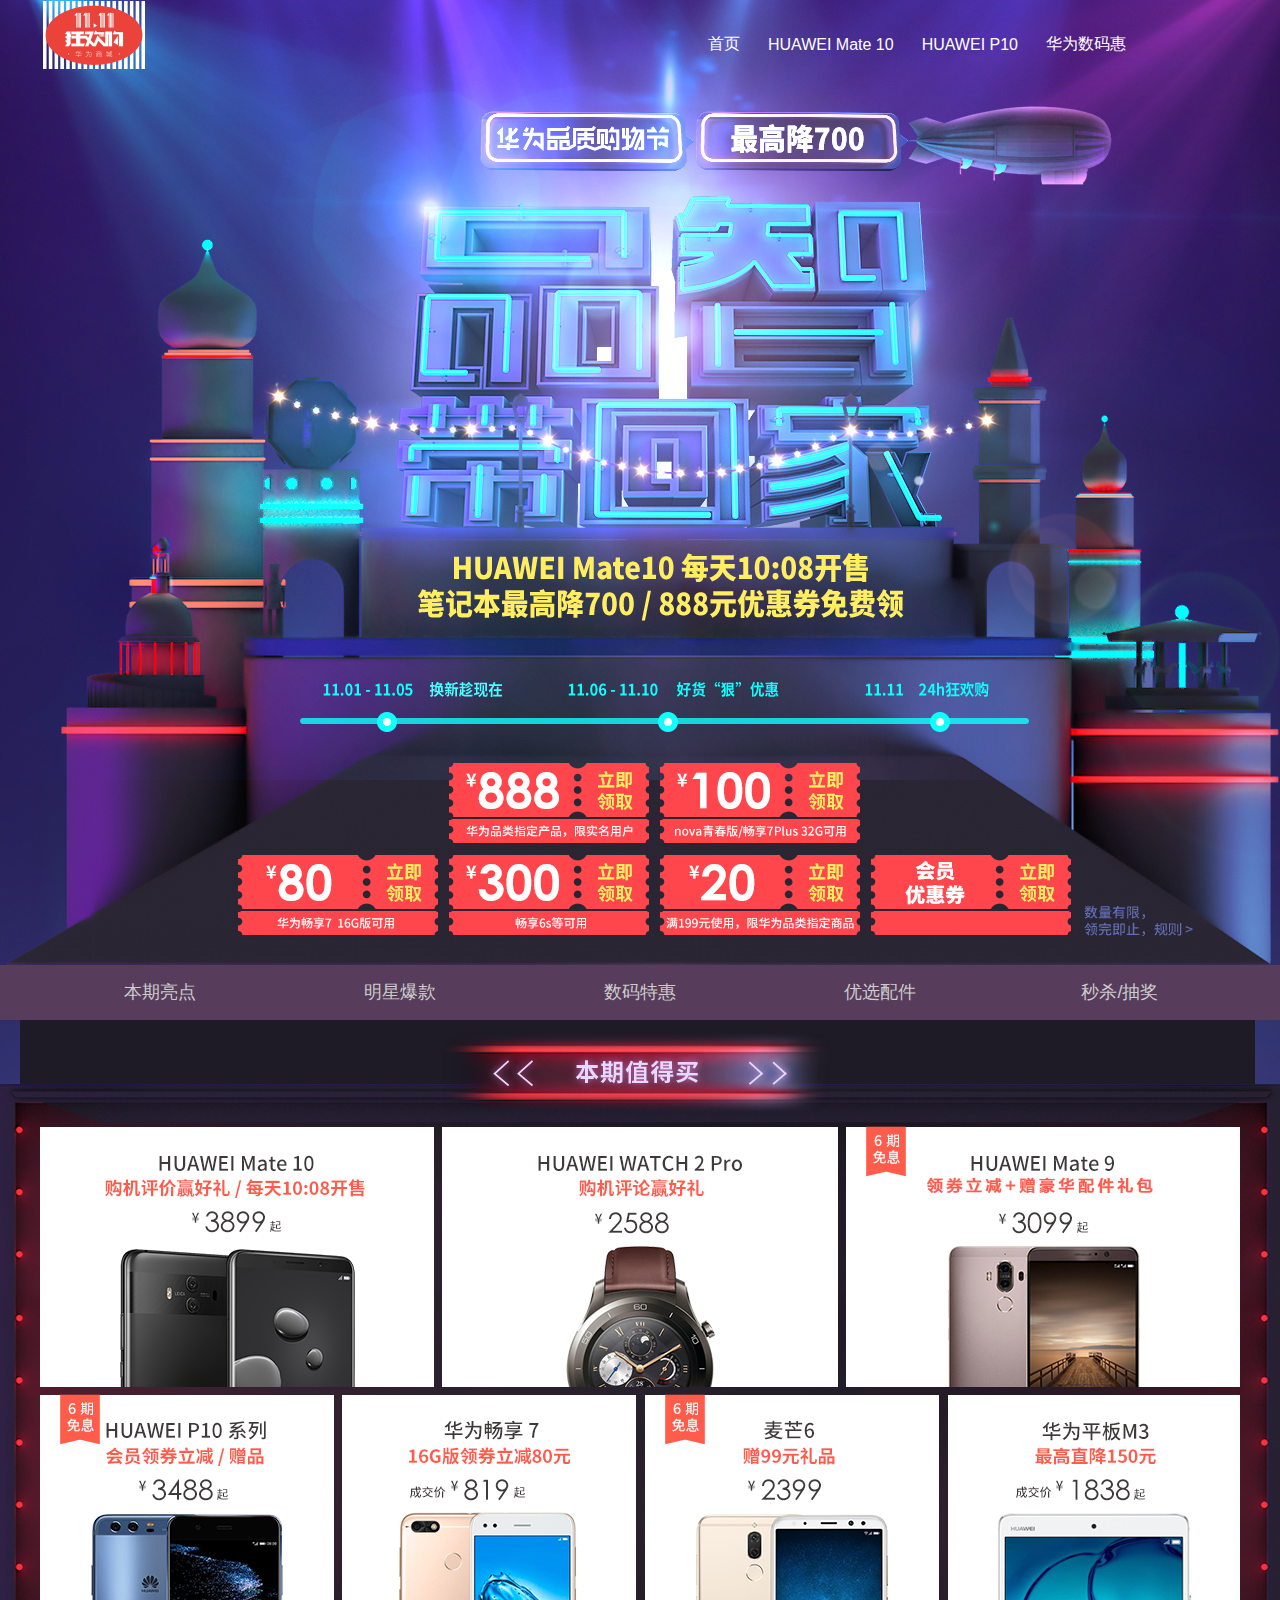
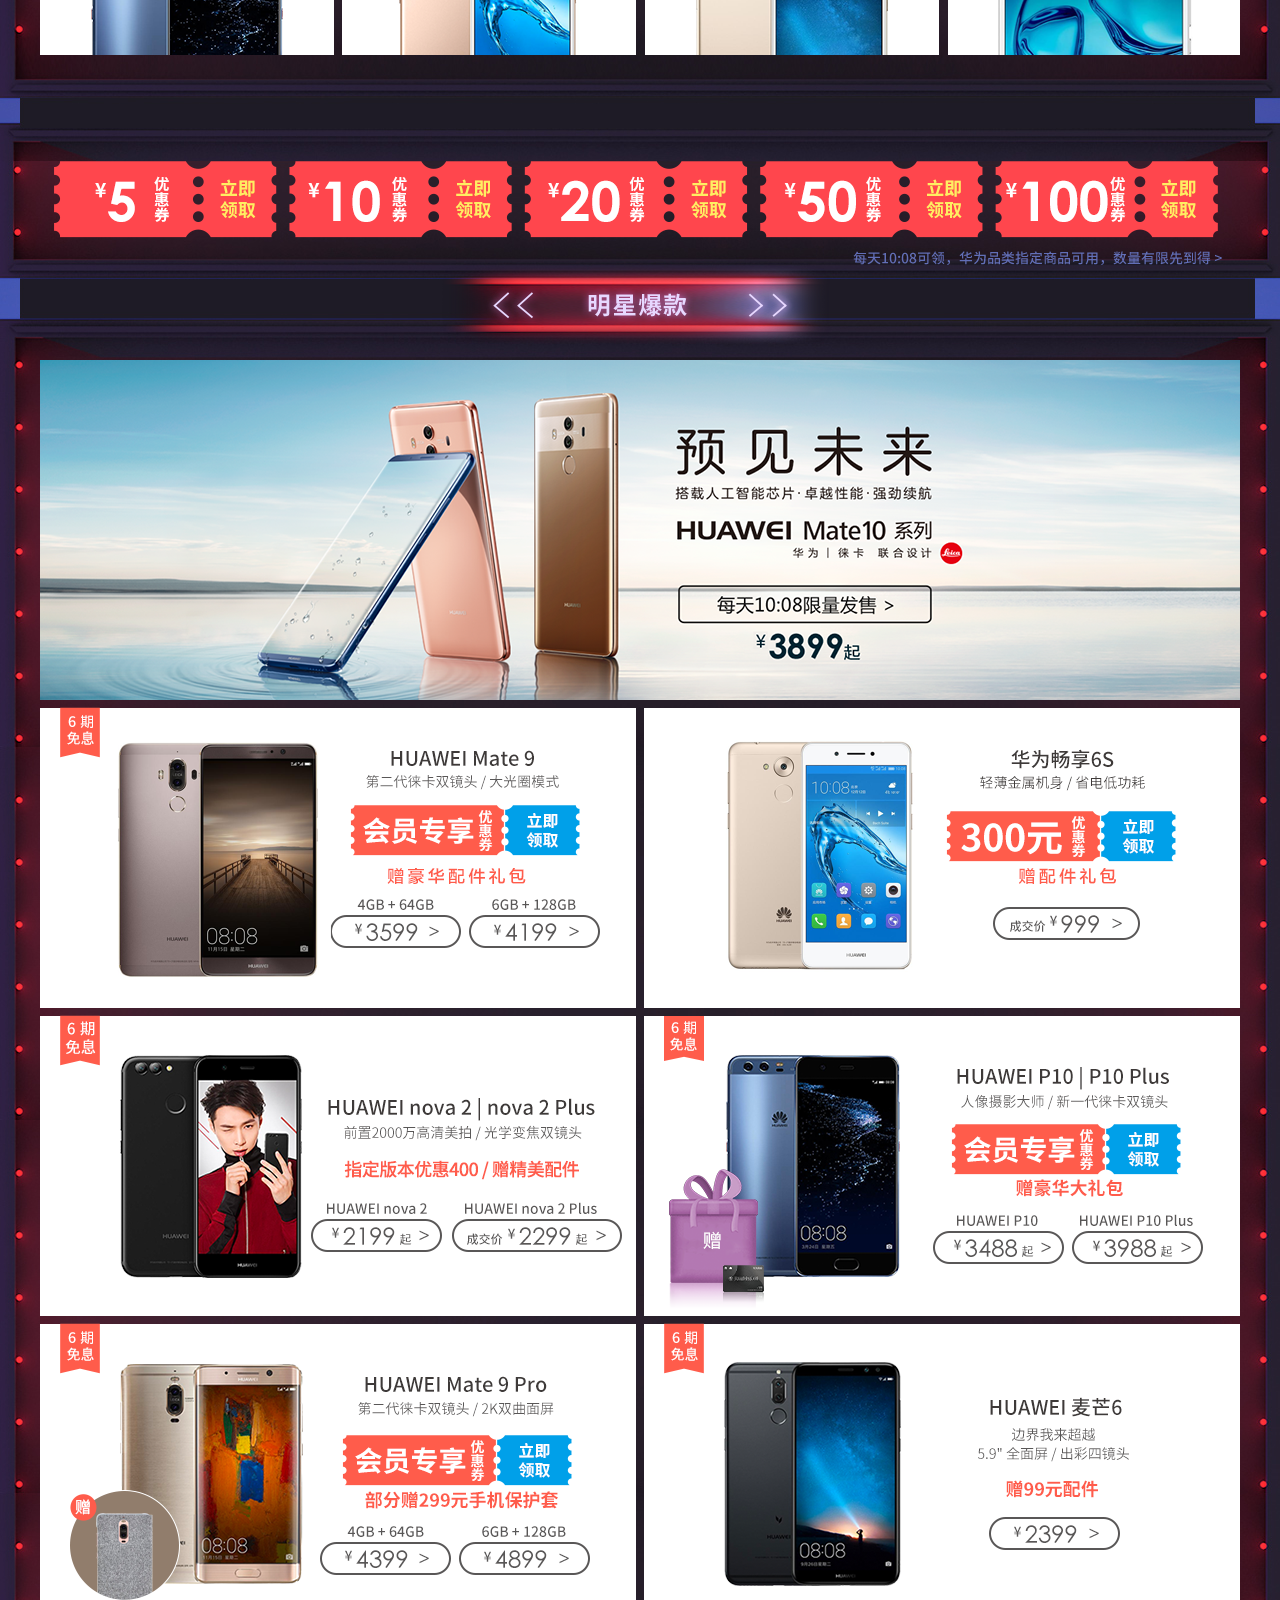
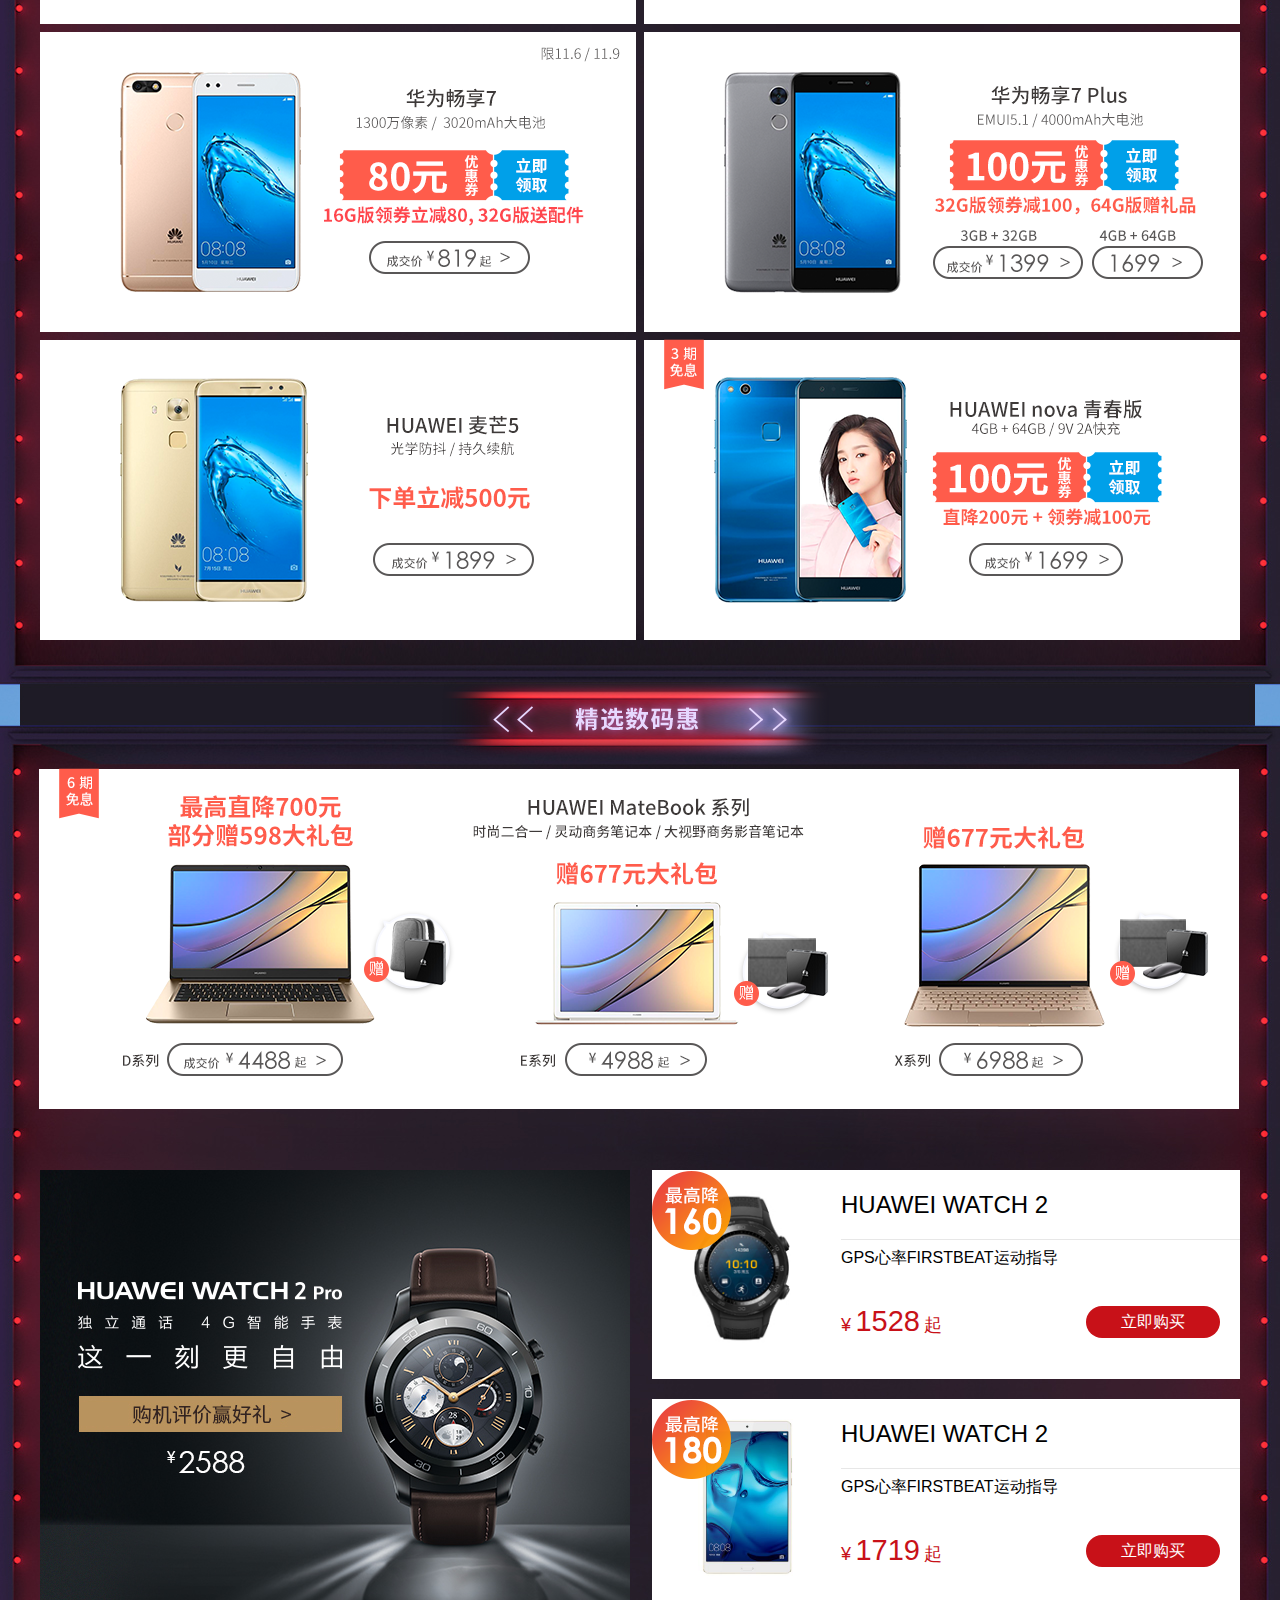
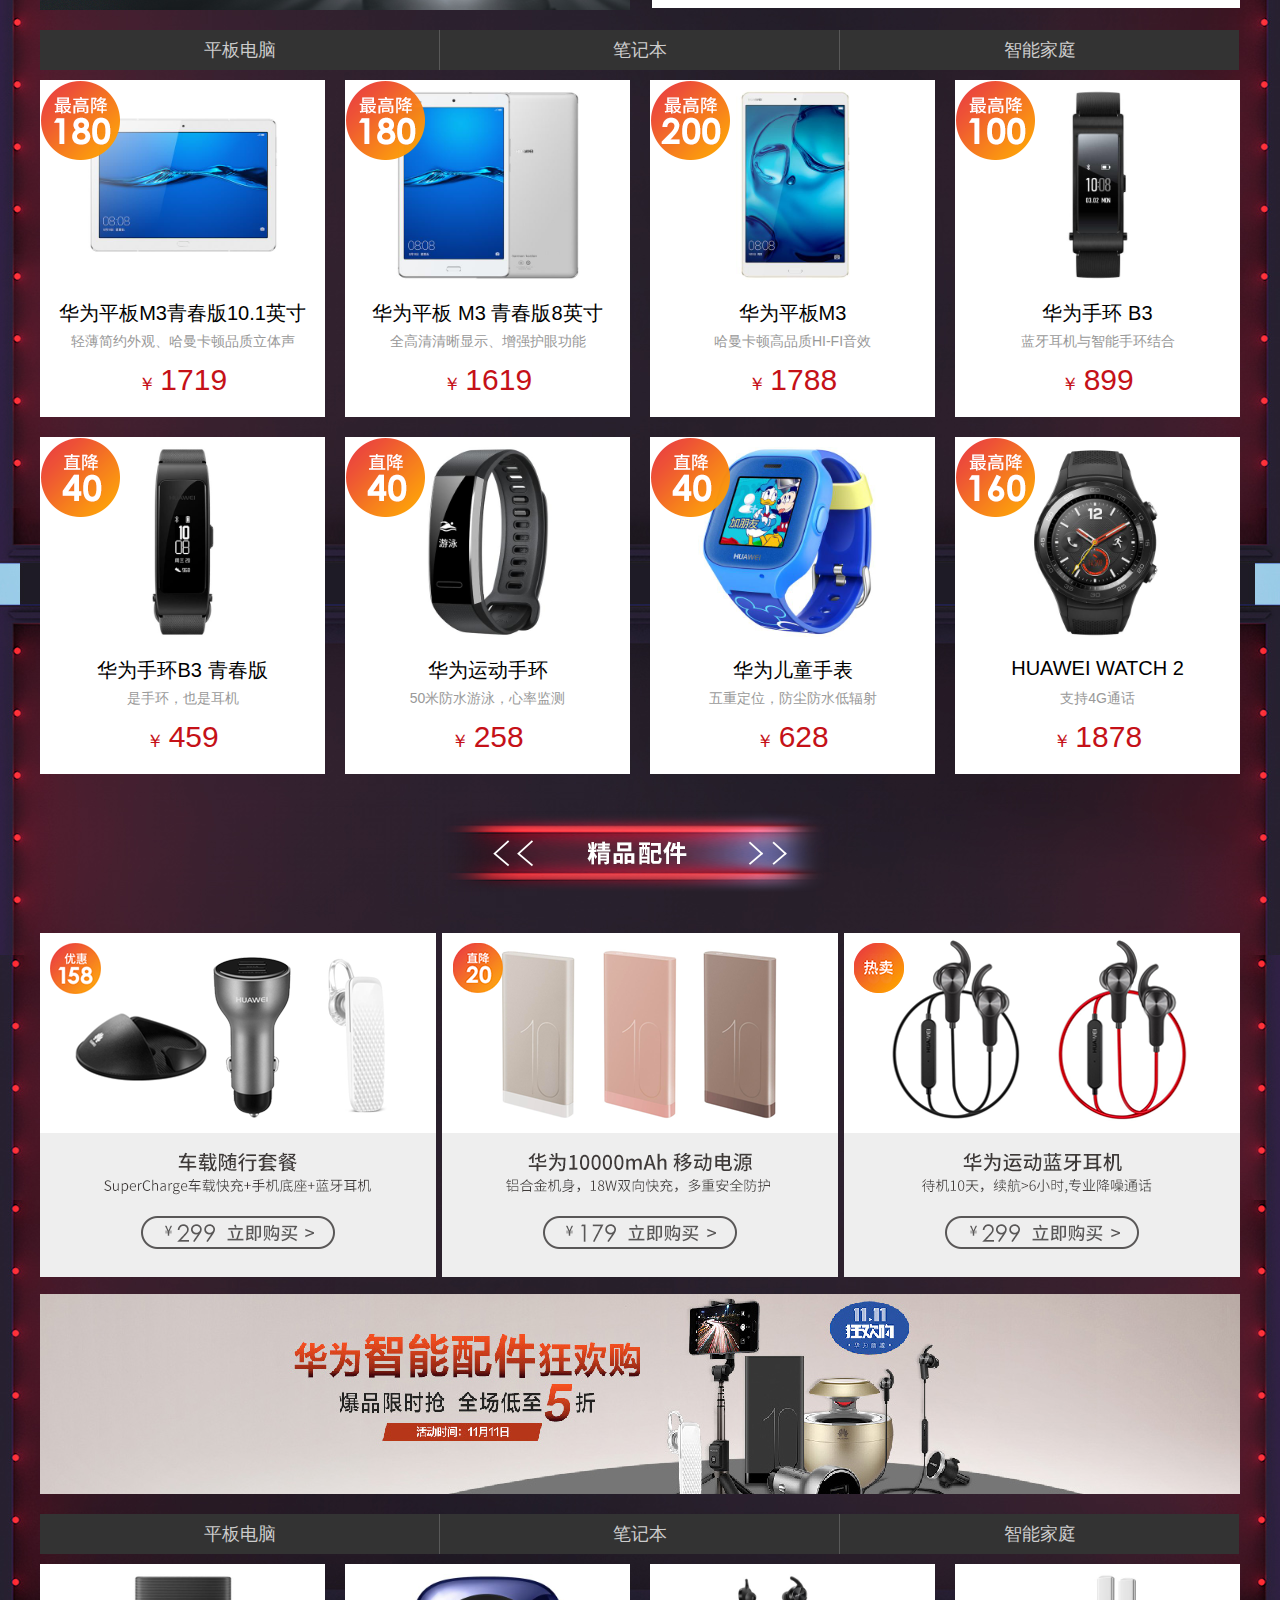
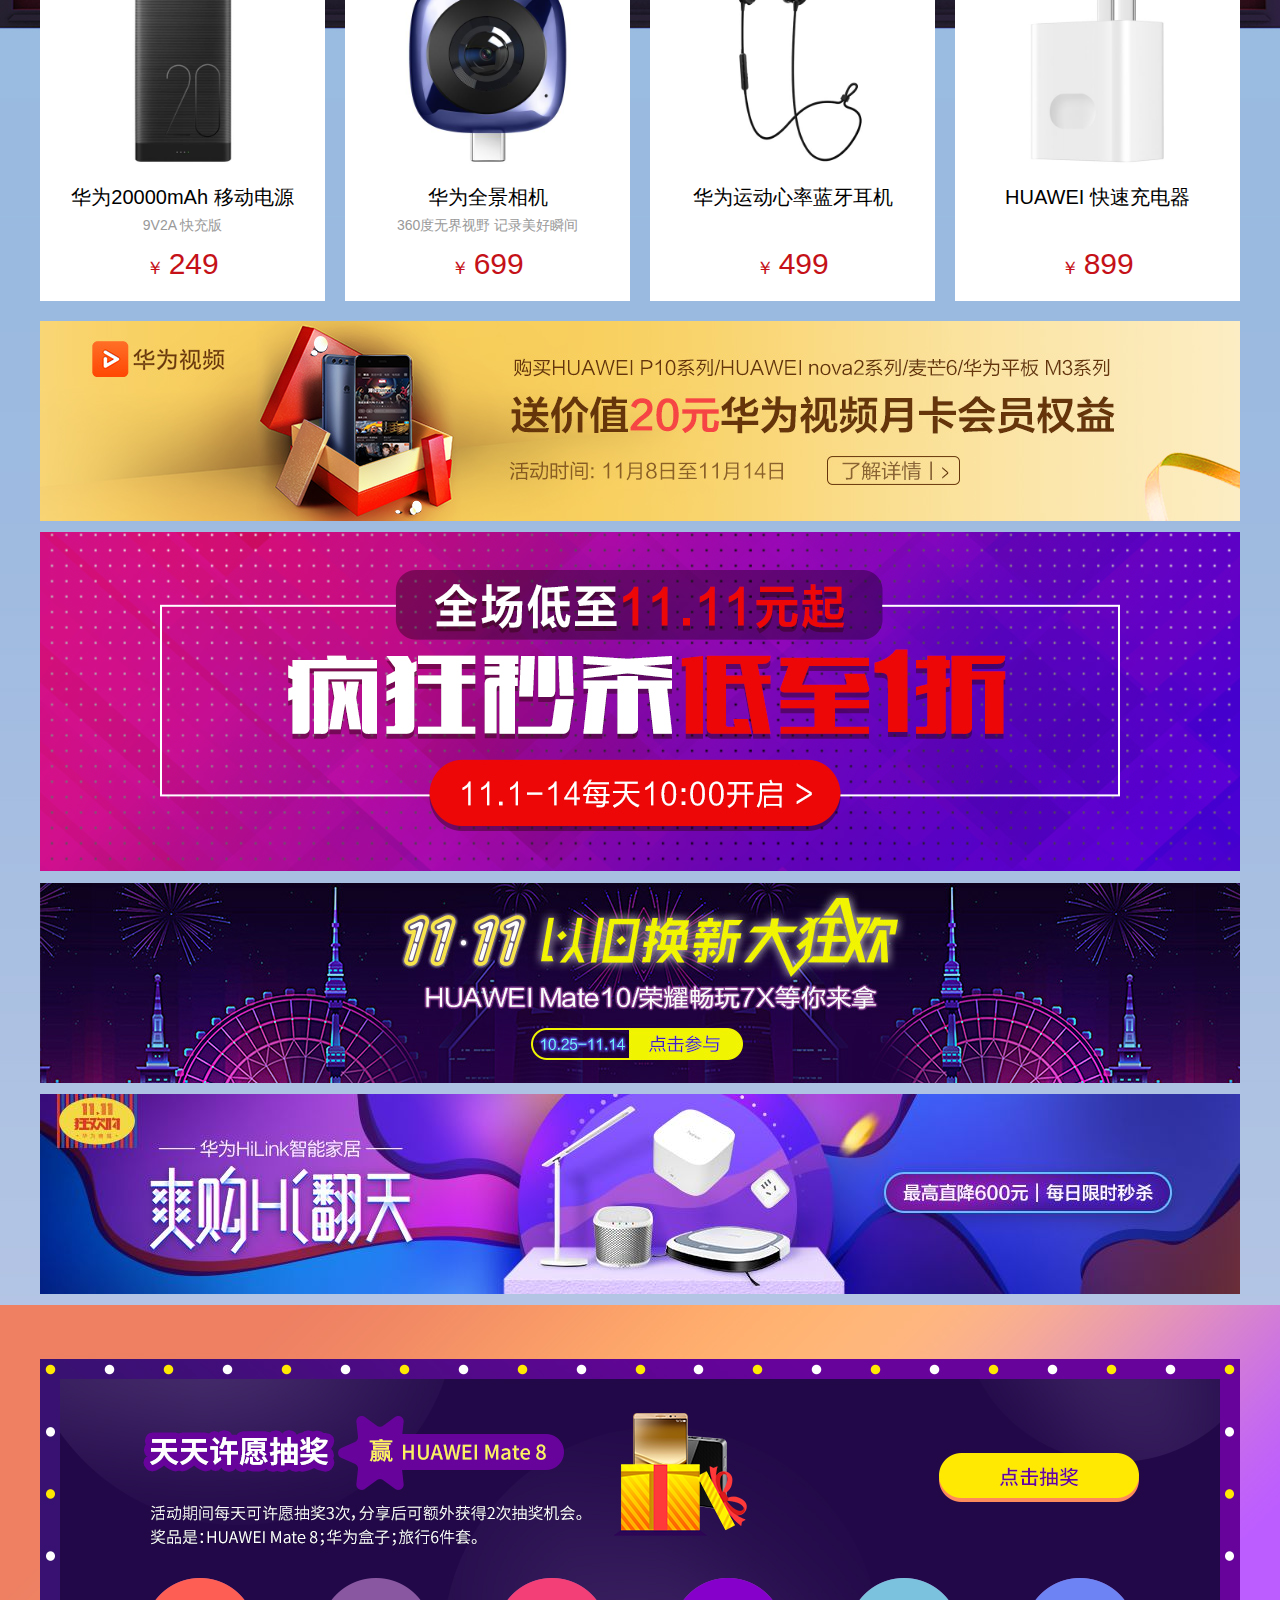
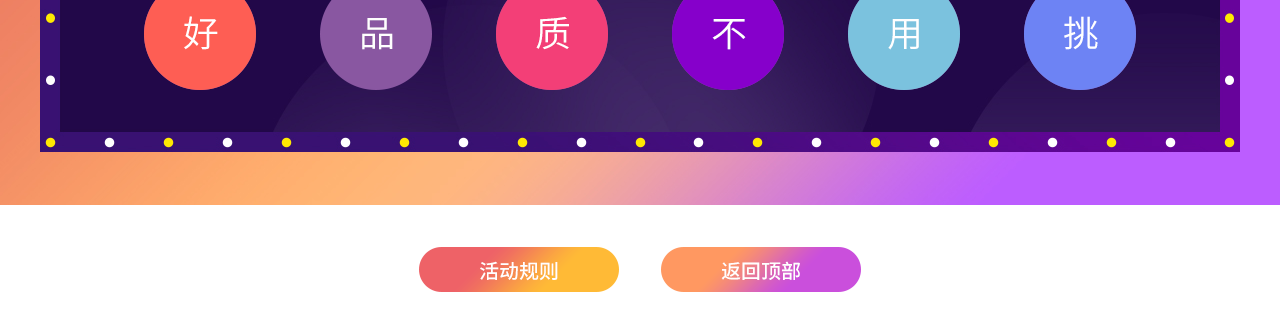
<file: ht_hw11/index.html>
<!DOCTYPE html>
<html lang="en">
<head>
    <meta charset="UTF-8">
    <title>华为双11</title>
    <link rel="stylesheet" href="common.css">
    <link rel="stylesheet" href="index.css">
    <script src="jquery-1.12.4.js"></script>
    <script>
        $(function () {
            //兜售商品放大事件
            $(".hpm>div>img").mouseenter(function () {
                $(this).css({
                    height: 168
                })
            });
            $(".hpm>div>img").mouseout(function () {
                $(this).css({
                    height: 157
                })
            });
            $(".zjb a>img").mouseenter(function () {
                $(this).css({
                    height: 200
                })
            });
            $(".zjb a>img").mouseout(function () {
                $(this).css({
                    height: 190
                })
            });
            //tab 点击卷曲事件//960 1800 3800  6890
            $("#ul>li:eq(0)").click(function () {
                $(window).scrollTop(960);

            })
            $("#ul>li:eq(1)").click(function () {
                $(window).scrollTop(1810)

            })
            $("#ul>li:eq(2)").click(function () {
                $(window).scrollTop(3815);
            })
            $("#ul>li:eq(3)").click(function () {
                $(window).scrollTop(5548);
            })
            $("#ul>li:eq(4)").click(function () {
                $(window).scrollTop(6890);
            })

            $(window).scroll(function () {
                if ( $(this).scrollTop() >= 960) {
                    $("#ul>li a:eq(0)").addClass("yellow");
                    $("#ul>li a:eq(1)").prop("class","");
                    $("#ul>li a:eq(2)").prop("class","");
                    $("#ul>li a:eq(3)").prop("class","");
                    $("#ul>li a:eq(4)").prop("class","");
                }
                if ($(this).scrollTop() >= 1810) {

                    $("#ul>li a:eq(1)").addClass("yellow");
                    $("#ul>li a:eq(0)").prop("class", "");
                    $("#ul>li a:eq(2)").prop("class", "");
                    $("#ul>li a:eq(3)").prop("class", "");
                    $("#ul>li a:eq(4)").prop("class", "");
                }
                if ($(this).scrollTop() >= 3815) {

                    $("#ul>li a:eq(2)").addClass("yellow");
                    $("#ul>li a:eq(1)").prop("class", "");
                    $("#ul>li a:eq(3)").prop("class", "");
                    $("#ul>li a:eq(0)").prop("class", "");
                    $("#ul>li a:eq(4)").prop("class", "");
                }
                if ($(this).scrollTop() >= 5548) {

                    $("#ul>li a:eq(3)").addClass("yellow");
                    $("#ul>li a:eq(2)").prop("class", "");
                    $("#ul>li a:eq(0)").prop("class", "");
                    $("#ul>li a:eq(1)").prop("class", "");
                    $("#ul>li a:eq(4)").prop("class", "");
                }
                if ($(this).scrollTop() >= 6890) {

                    $("#ul>li a:eq(4)").addClass("yellow");
                    $("#ul>li a:eq(3)").prop("class", "");
                    $("#ul>li a:eq(2)").prop("class", "");
                    $("#ul>li a:eq(1)").prop("class", "");
                    $("#ul>li a:eq(0)").prop("class", "");
                }
            })
        });
    </script>
</head>
<body class="clearfix">
<div id="topPart">
    <!--顶部部分-->
    <div class="top-nav w clearfix">
        <div class="as">
            <a href="javascript:;">华为数码惠</a>
            <a href="javascript:;">HUAWEI P10</a>
            <a href="javascript:;">HUAWEI Mate 10</a>
            <a href="javascript:;">首页</a>
        </div>
    </div>
    <div class="f clearfix">
        <div class="pic">
            <img src="images/ef308778-0cc2-4cd2-8ac2-eef1a215b578.png" alt="">
        </div>
    </div>
    <!--优惠劵抢购-->
    <div class="uhj">
        <div class="uh">
            <a href="javascript:;"><img src="images/5bdcb0dd-f83b-4737-843e-8b50ee42df28.png" alt=""></a>

        </div>
    </div>
</div>
<!--售卖导航部分-->
<div id="navBar">
    <nav class="nav" id="bar">
        <ul class="w" id="ul">
            <li><a href="javascript:;" class="">本期亮点</a></li>
            <li><a href="javascript:;">明星爆款</a></li>
            <li><a href="javascript:;">数码特惠</a></li>
            <li><a href="javascript:;">优选配件</a></li>
            <li><a href="javascript:;">秒杀/抽奖</a></li>
        </ul>
    </nav>
</div>
<div id="mainPart">
    <!--本期亮点-->
    <div class="bq w clearfix" id="bqld">
        <div class="bqh">
            <img src="images/ed376d51-da88-4794-a748-1fc58b8be084.png" alt="">
            <img src="images/7ef14f72-4657-4124-98d5-652b0acd22af.png" alt="">
            <img src="images/53779024-f678-4b91-b3b9-e023fe0d1929.png" alt="">
            <!--明星爆款-->
            <div id="mx"></div>
            <img src="images/78449ee4-9e22-4665-9c40-16b8ecaca75f.png" alt="">
            <img src="images/94a2c5c4-df64-4d5a-ba8a-05dfa67fd6d3.png" alt="">
            <img src="images/891238b4-59bd-4bd5-947a-e874f8cf6328.png" alt="">
            <img src="images/b4194f21-6eb4-4703-b32d-fa762d4634f1.png" alt="">
            <img src="images/822511d4-1dcb-47b5-8251-e8cbc4cb7e8a.png" alt="">
            <img src="images/fdab20fd-7b1f-40fc-8c01-9b020e6ee075.png" alt="">
            <img src="images/f5aeddc2-f6af-4e3b-bbce-cd81724d1cd2.png" alt="">
            <!--精选数码会-->
            <div id="sm"></div>
            <img src="images/a421b9cb-dd85-4623-a868-cd4adc25d814.png" alt="">
            <img src="images/c52b4607-108f-4c0e-8f34-0756e5d1459a.png" alt="">
        </div>
    </div>
    <div class="bqp clearfix w">
        <div class="fl">
            <img src="images/38d82ea5-cb0a-44aa-9f0b-eccb6ac2ed43.jpg" alt="">
        </div>
        <div class="fr">
            <div class="hpm">
                <div class="m_pic fl xin">
                    <img src="images/0a24c2fd-bb70-48b1-a6f0-29168f214eb6.jpg" alt="">
                </div>
                <div class="m_txt">
                    <h3>HUAWEI WATCH 2</h3>
                    <h4>GPS心率FIRSTBEAT运动指导</h4>
                    <i>¥</i>
                    <span class="money">1528</span>
                    <span>起</span>
                    <a href="javascript:;">立即购买</a>
                    <div>
                        <img src="images/6a18dd5a-de18-4766-858a-6b45c510375c.png" alt="">
                    </div>
                </div>
            </div>
            <div class="hpm">
                <div class="m_pic fl">
                    <img src="images/428_428_1473406494708mp.jpg" alt="">
                </div>
                <div class="m_txt">
                    <h3>HUAWEI WATCH 2</h3>
                    <h4>GPS心率FIRSTBEAT运动指导</h4>
                    <i>¥</i>
                    <span class="money">1719</span>
                    <span>起</span>
                    <a href="javascript:;">立即购买</a>
                    <div>
                        <img src="images/cd1548f5-da07-40e0-ad6d-71f0585ff0f3.png" alt="">
                    </div>
                </div>
            </div>
        </div>
    </div>
    <!--3tab   -->
    <div class="pbz w">
        <div class="p_nav">
            <ul>
                <li><a href="#">平板电脑</a></li>
                <li><a href="#">笔记本</a></li>
                <li><a href="#">智能家庭</a></li>
            </ul>
        </div>
        <div class="zjb">
            <ul class="clearfix">
                <li>
                    <a href="javascript:;">
                        <img src="images/428_428_1495096799385mp.jpg" alt="">
                        <h3>华为平板M3青春版10.1英寸</h3>
                        <p>轻薄简约外观、哈曼卡顿品质立体声</p>
                        <i>￥</i>
                        <span>1719</span>
                        <div>
                            <img src="images/cd1548f5-da07-40e0-ad6d-71f0585ff0f3.png" alt="">
                        </div>
                    </a>
                </li>
                <li>
                    <a href="javascript:;">
                        <img src="images/428_428_1497422161444mp.jpg" alt="">
                        <h3>华为平板 M3 青春版8英寸</h3>
                        <p>全高清清晰显示、增强护眼功能</p>
                        <i>￥</i>
                        <span>1619</span>
                        <div><img src="images/cd1548f5-da07-40e0-ad6d-71f0585ff0f3.png" alt=""></div>
                    </a>
                </li>
                <li>
                    <a href="javascript:;">
                        <img src="images/428_428_1473406494708mp.jpg" alt="">
                        <h3>华为平板M3</h3>
                        <p>哈曼卡顿高品质HI-FI音效</p>
                        <i>￥</i>
                        <span>1788</span>
                        <div>
                            <img src="images/e87778eb-c949-4b55-80a0-7b731045168f.png" alt="">
                        </div>
                    </a>
                </li>
                <li>
                    <a href="javascript:;">
                        <img src="images/428_428_1469093643984mp.jpg" alt="">
                        <h3>华为手环 B3</h3>
                        <p>蓝牙耳机与智能手环结合</p>
                        <i>￥</i>
                        <span>899</span>
                        <div><img src="images/4e986876-d0ce-4a6f-9633-d27bec310ce5.png" alt=""></div>
                    </a>
                </li>
                <li>
                    <a href="javascript:;">
                        <img src="images/428_428_1506146854504mp.jpg" alt="">
                        <h3>华为手环B3 青春版</h3>
                        <p>是手环，也是耳机</p>
                        <i>￥</i>
                        <span>459</span>
                        <div><img src="images/7fa83a13-a912-4d51-9ae9-04ca847b6a26.png" alt=""></div>
                    </a>
                </li>
                <li>
                    <a href="javascript:;">
                        <img src="images/428_428_1498098860450mp.jpg" alt="">
                        <h3>华为运动手环</h3>
                        <p>50米防水游泳，心率监测</p>
                        <i>￥</i>
                        <span>258</span>
                        <div><img src="images/7fa83a13-a912-4d51-9ae9-04ca847b6a26.png" alt=""></div>
                    </a>
                </li>
                <li>
                    <a href="javascript:;">
                        <img src="images/428_428_1486978872532mp.jpg" alt="">
                        <h3>华为儿童手表</h3>
                        <p>五重定位，防尘防水低辐射</p>
                        <i>￥</i>
                        <span>628</span>
                        <div><img src="images/7fa83a13-a912-4d51-9ae9-04ca847b6a26.png" alt=""></div>
                    </a>
                </li>
                <li>
                    <a href="javascript:;">
                        <img src="images/428_428_1488177938737mp.jpg" alt="">
                        <h3>HUAWEI WATCH 2</h3>
                        <p>支持4G通话</p>
                        <i>￥</i>
                        <span>1878</span>
                        <div><img src="images/6a18dd5a-de18-4766-858a-6b45c510375c.png" alt=""></div>
                    </a>
                </li>
            </ul>
        </div>
    </div>
    <div id="yx"></div>
    <!--精品配件-->
    <div class="jpp clearfix">
        <div class="jp_pic">
            <img src="images/e0741616-4430-4a38-986c-93761391d73b.png" alt="">
            <img src="images/846f9c36-3983-4786-b03f-a486b8c1b598.png" alt="">
        </div>
    </div>
    <div class="jp_pi w">
        <img src="images/13d4a4f0-8635-4dd7-a5f7-fd533684233a.jpg" alt="">
    </div>
    <!--耳机音响-->
    <div class="pbz w">
        <div class="p_nav">
            <ul>
                <li><a href="#">平板电脑</a></li>
                <li><a href="#">笔记本</a></li>
                <li><a href="#">智能家庭</a></li>
            </ul>
        </div>
        <div class="zjb">
            <ul class="clearfix">
                <li>
                    <a href="javascript:;">
                        <img src="images/428_428_1490921883474mp.jpg" alt="">
                        <h3>华为20000mAh 移动电源</h3>
                        <p>9V2A 快充版</p>
                        <i>￥</i>
                        <span>249</span>
                        <!--<div><img src="images/6a18dd5a-de18-4766-858a-6b45c510375c.png" alt=""></div>-->
                    </a>
                </li>
                <li>
                    <a href="javascript:;">
                        <img src="images/428_428_1501065673136mp.jpg" alt="">
                        <h3>华为全景相机</h3>
                        <p>360度无界视野 记录美好瞬间</p>
                        <i>￥</i>
                        <span>699</span>
                        <!--<div><img src="images/6a18dd5a-de18-4766-858a-6b45c510375c.png" alt=""></div>-->
                    </a>
                </li>
                <li>
                    <a href="javascript:;">
                        <img src="images/428_428_1497325586428mp.jpg" alt="">
                        <h3>华为运动心率蓝牙耳机</h3>
                        <p></p>
                        <i>￥</i>
                        <span>499</span>
                        <!--<div><img src="images/6a18dd5a-de18-4766-858a-6b45c510375c.png" alt=""></div>-->
                    </a>
                </li>
                <li>
                    <a href="javascript:;">
                        <img src="images/428_428_1484106183237mp.jpg" alt="">
                        <h3>HUAWEI 快速充电器</h3>
                        <p></p>
                        <i>￥</i>
                        <span>899</span>
                        <!--<div><img src="images/6a18dd5a-de18-4766-858a-6b45c510375c.png" alt=""></div>-->
                    </a>
                </li>
            </ul>
        </div>
    </div>
    <div class="hwvido w">
        <img src="images/4131c98a-a010-4fbe-9a50-3a8bfe1a2009.jpg" alt="">
    </div>
    <div id="ms"></div>
    <div class="shiyi_pic">
        <div class="shiyi">
            <img src="images/249aff16-ea54-4fff-b114-e489586087ea.png" alt="">
        </div>
    </div>
    <div class="hwvido w">
        <img src="images/6da2ca9c-bf44-4f01-92e1-1668e4b1e67b.jpg" alt="">
        <img src="images/5f4ecc45-0091-4af7-9add-df9b684833cc.jpg" alt="" class="last">
    </div>
    <div class="shiyi_pic footer">
        <div class="shiyi">
            <img src="images/5291bc6d-6c1c-44f6-9a1a-8211605340cc.jpg" alt="">
            <img src="images/d9065db3-3486-4c87-989f-bda8022895c7.png" alt="">
            <ul>
                <li><img src="images/58304bd5-12d0-4196-a114-a23f0064ceb9.png" alt=""></li>
                <li><img src="images/edf3c9f8-7c4a-4bb4-9c4d-a9d71a0c2f06.png" alt=""></li>
                <li><img src="images/b27d1ada-4eea-4fc7-8d46-cde0a6a6bea1.png" alt=""></li>
                <li><img src="images/61ce4d88-e02a-494e-839c-9d54ca86a863.png" alt=""></li>
                <li><img src="images/fa7ce11f-1009-4fdb-b4c3-b7d5776f60f5.png" alt=""></li>
                <li><img src="images/e42b9a87-df78-4daa-bd41-2933f0e00cd6.png" alt=""></li>
            </ul>
        </div>
        <a href="javascript:;"></a>
        <a href="#" class="fhdb"></a>
    </div>
</div>

<script>
    //吸顶事件
    //1 获取元素
    var topPart = document.getElementById("topPart");//顶部盒子
    var navBar = document.getElementById("navBar");//导航盒子
    var mainPart = document.getElementById("mainPart");//底部的主体盒子


    //2 页面滚动时，检测页面的卷曲高度和顶部盒子高度之间的关系
    window.onscroll = function () {
        if (myScroll().scrollTop > topPart.offsetHeight) {
            navBar.className = "fixed";
            mainPart.style.marginTop = 10 + navBar.offsetHeight + "px";
        } else {
            navBar.className = "";
            mainPart.style.marginTop = 10 + "px";
        }
    };


    //兼容函数封装：
    function myScroll() {
        return {
            scrollTop: window.pageYOffset || document.documentElement.scrollTop || document.body.scrollTop,
            scrollLeft: window.pageXOffset || document.documentElement.scrollLeft || document.body.scrollLeft
        };
    }


</script>
</body>
</html>
</file>
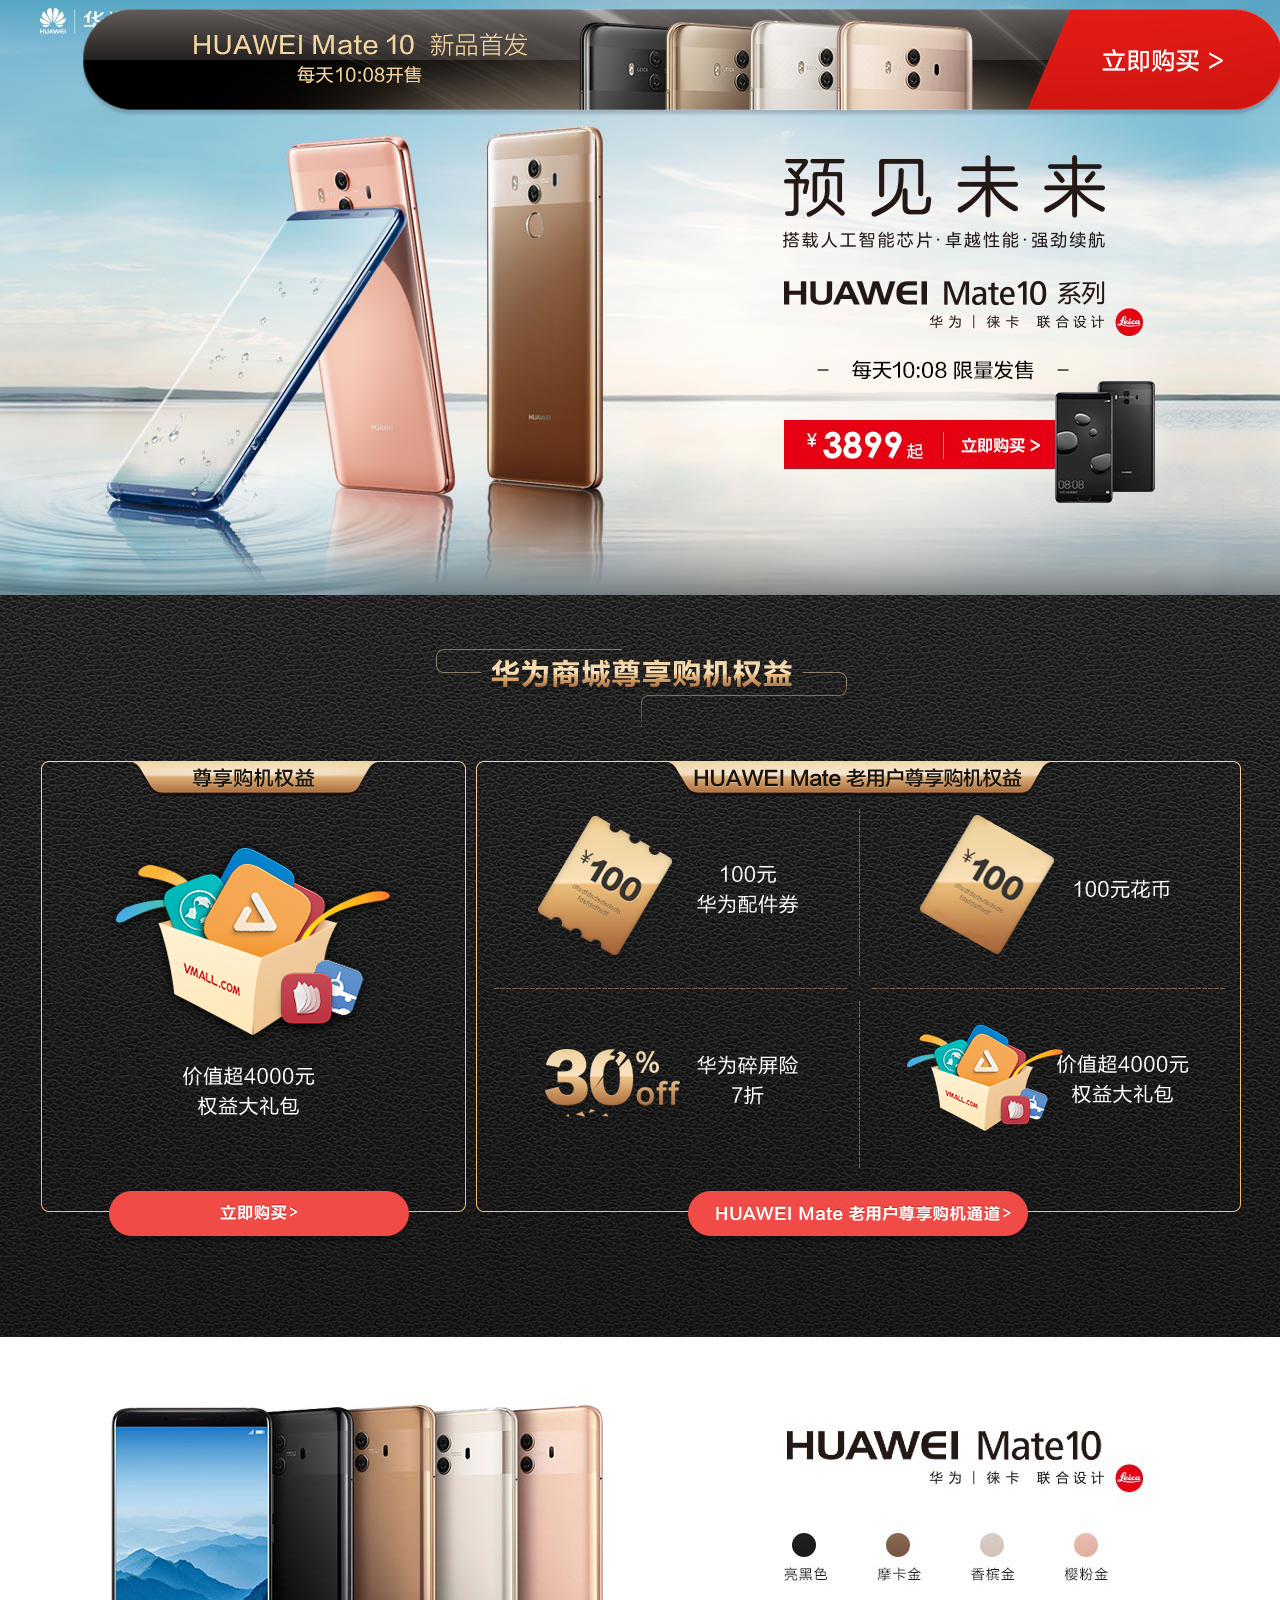
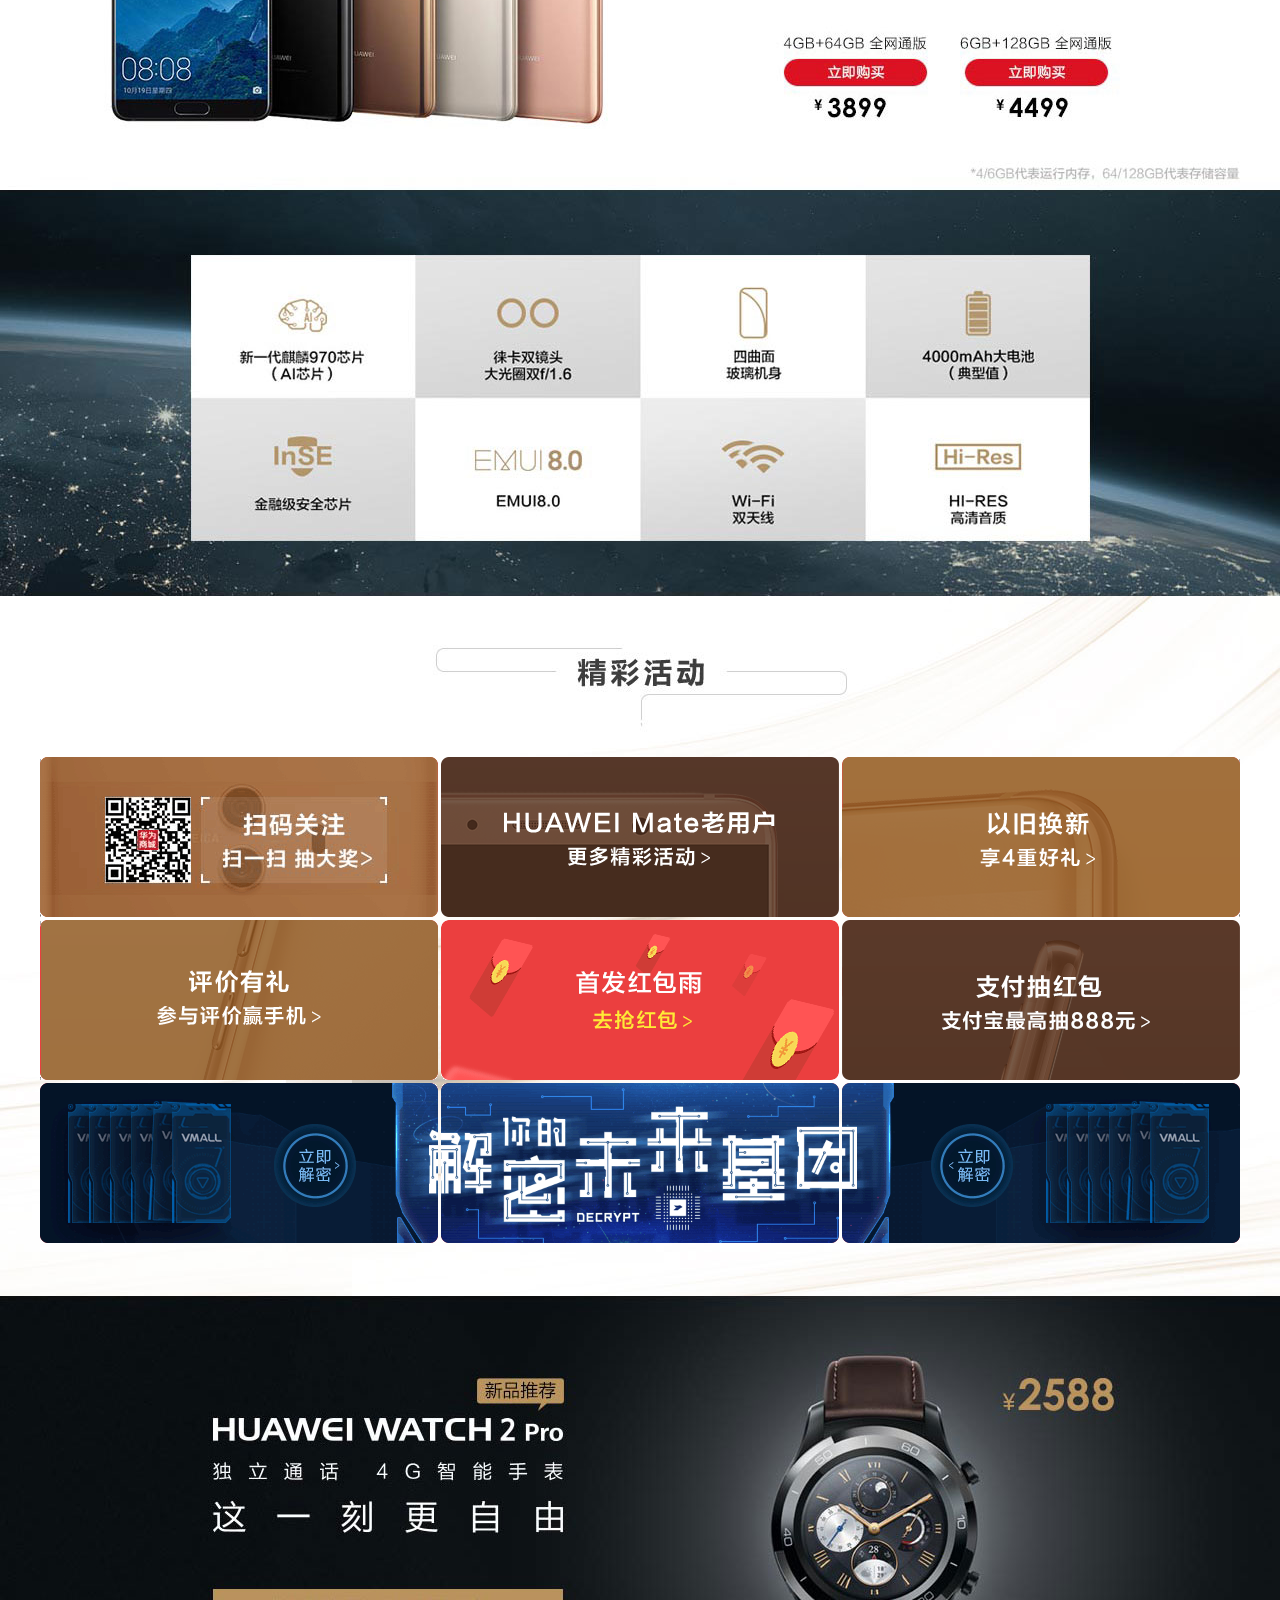
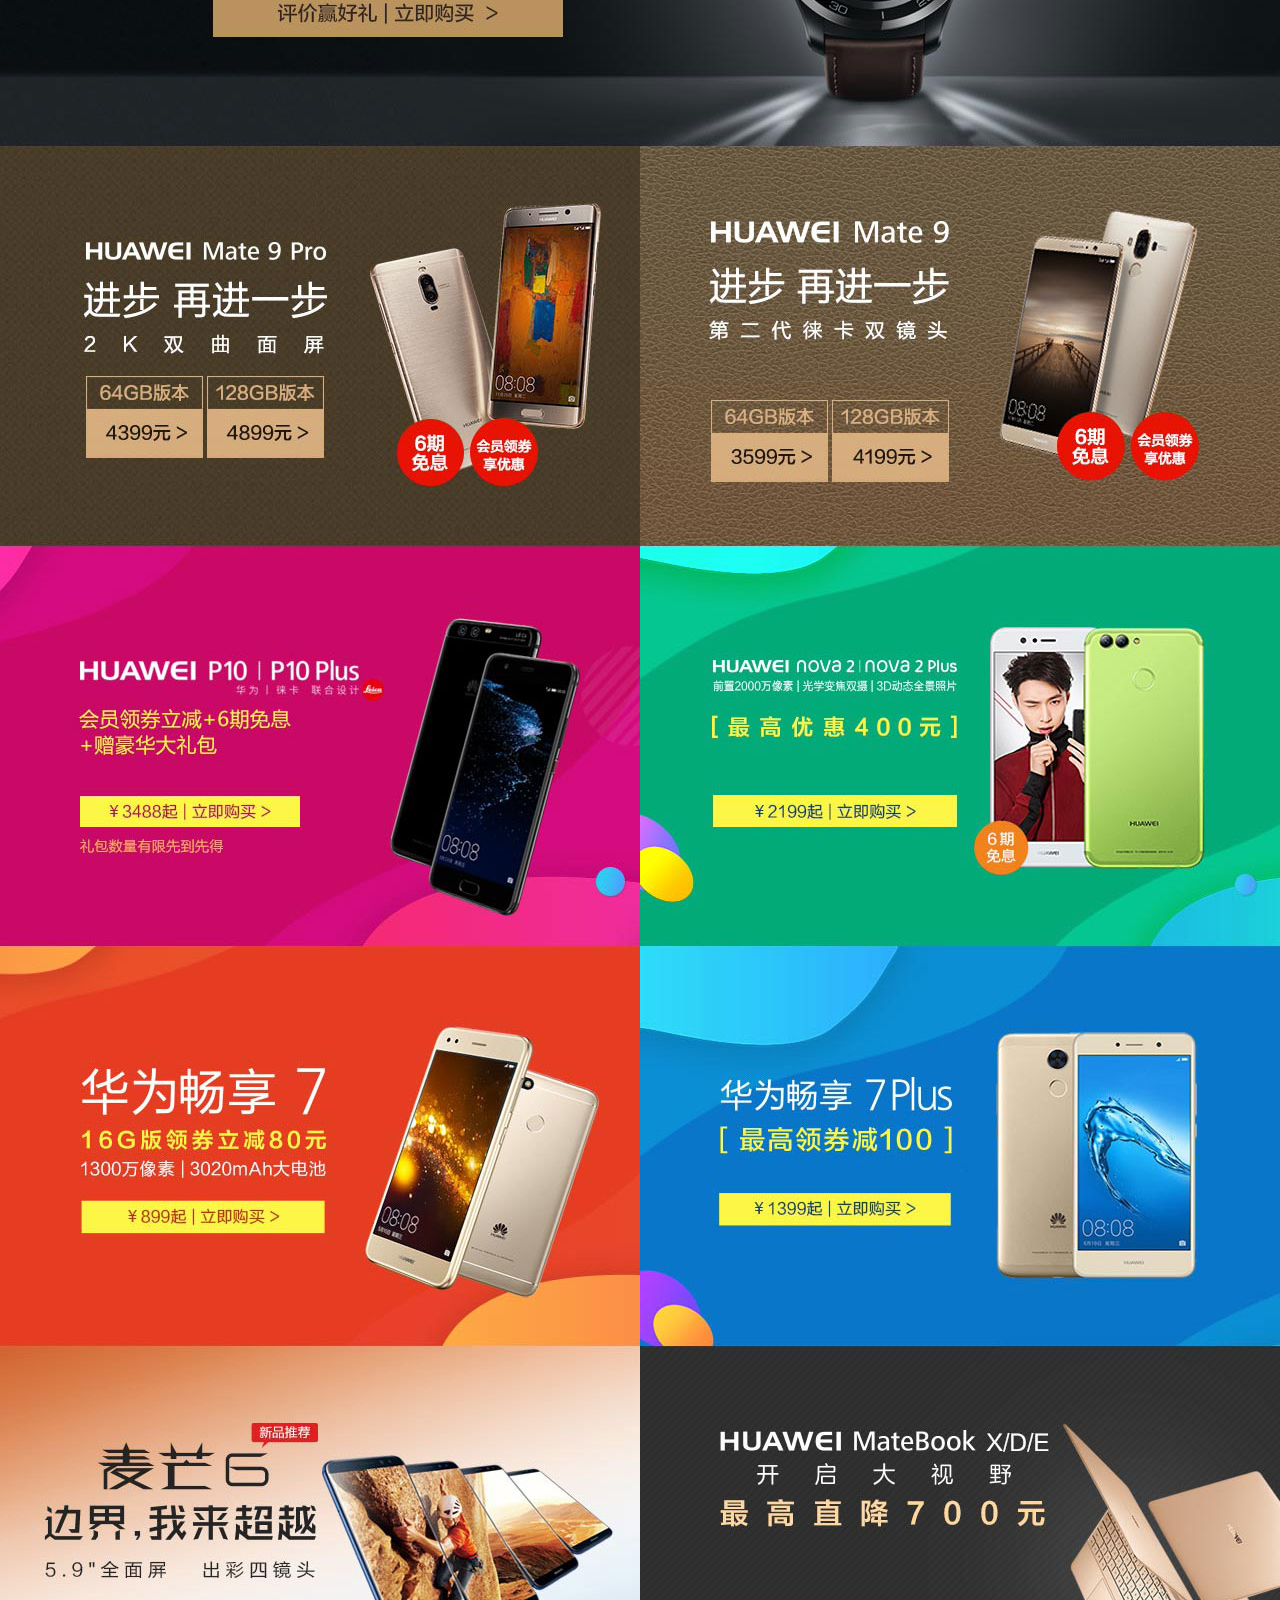
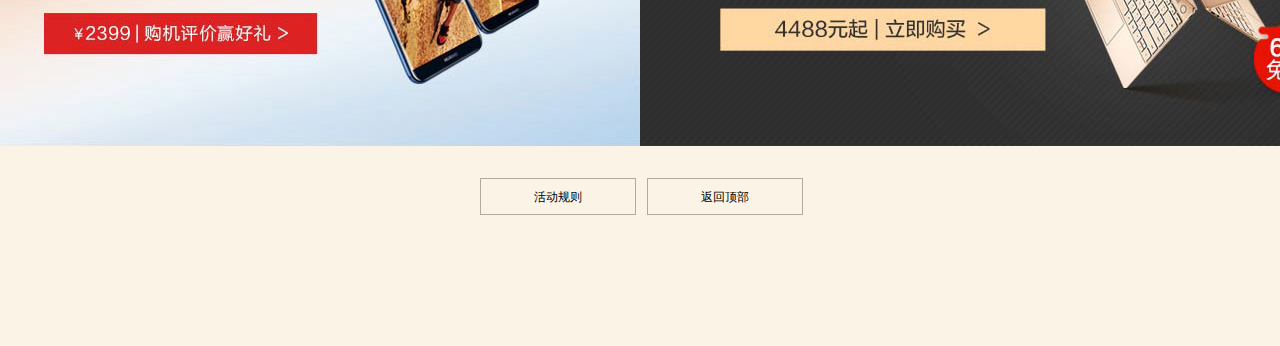
<file: ht_mate10/index.html>
<!DOCTYPE html>
<html lang="en">
<head>
    <meta charset="UTF-8">
    <title>HUAWEI Mate 10 Pro</title>
    <link rel="stylesheet" href="index.css">
    <link rel="stylesheet" href="common.css">
    <script src="jquery-1.12.4.js"></script>
    <script>
        $(function () {
            $("#pic a").mouseenter(function () {
                $(this).css("top", -5);
            })
            $("#pic a").mouseleave(function () {
                $(this).css("top", 0);
            })
        })
    </script>
</head>
<body>
<!--顶部吸顶部分 start-->
<div id="top">
    <a href="javascrip:;">
        <img src="images/topfixed.png" alt="">
    </a>
</div>
<!--顶部吸顶部分 end-->
<!--图片集 start-->
<div id="top-img">
    <img src="images/banner.jpg" alt="">
    <div id="zx">
        <img src="images/2P.png" alt="">
    </div>
    <img src="images/img_03.jpg" alt="">
    <img src="images/img_04.jpg" alt="">
    <div id="jc">
        <div class="jm w" id="pic">
            <ul>
                <li><a href="javascript:;"><img src="images/3P_01.png" alt=""></a></li>
                <li><a href="javascript:;"><img src="images/3P_02.png" alt=""></a></li>
                <li><a href="javascript:;"><img src="images/3P_03.png" alt=""></a></li>
                <li><a href="javascript:;"><img src="images/3P_04.png" alt=""></a></li>
                <li><a href="javascript:;"><img src="images/3P_05.gif" alt=""></a></li>
                <li><a href="javascript:;"><img src="images/3P_06.png" alt=""></a></li>
            </ul>
            <a href="javascript:;"><img src="images/3P_07.png" alt=""></a>
        </div>
    </div>
    <img src="images/img_06.jpg" alt="">
    <ul class="jb">
        <li><a href="javascript:;"><img src="images/img_13.jpg" alt=""></a></li>
        <li><a href="javascript:;"><img src="images/img_14.jpg" alt=""></a></li>
        <li><a href="javascript:;"><img src="images/img_15.jpg" alt=""></a></li>
        <li><a href="javascript:;"><img src="images/img_16.jpg" alt=""></a></li>
        <li><a href="javascript:;"><img src="images/img_17.jpg" alt=""></a></li>
        <li><a href="javascript:;"><img src="images/img_18.jpg" alt=""></a></li>
        <li><a href="javascript:;"><img src="images/img_19.jpg" alt=""></a></li>
        <li><a href="javascript:;"><img src="images/img_20.jpg" alt=""></a></li>
    </ul>
    <!--图片集 end-->
    <!--底部部分 start-->
    <div class="footer">
        <img src="images/footer.jpg" alt="">
        <a href="javascript:;">活动规则</a>
        <a href="#">返回顶部</a>
    </div>
    <!--底部部分 end-->
</div>
</body>
</html>
</file>
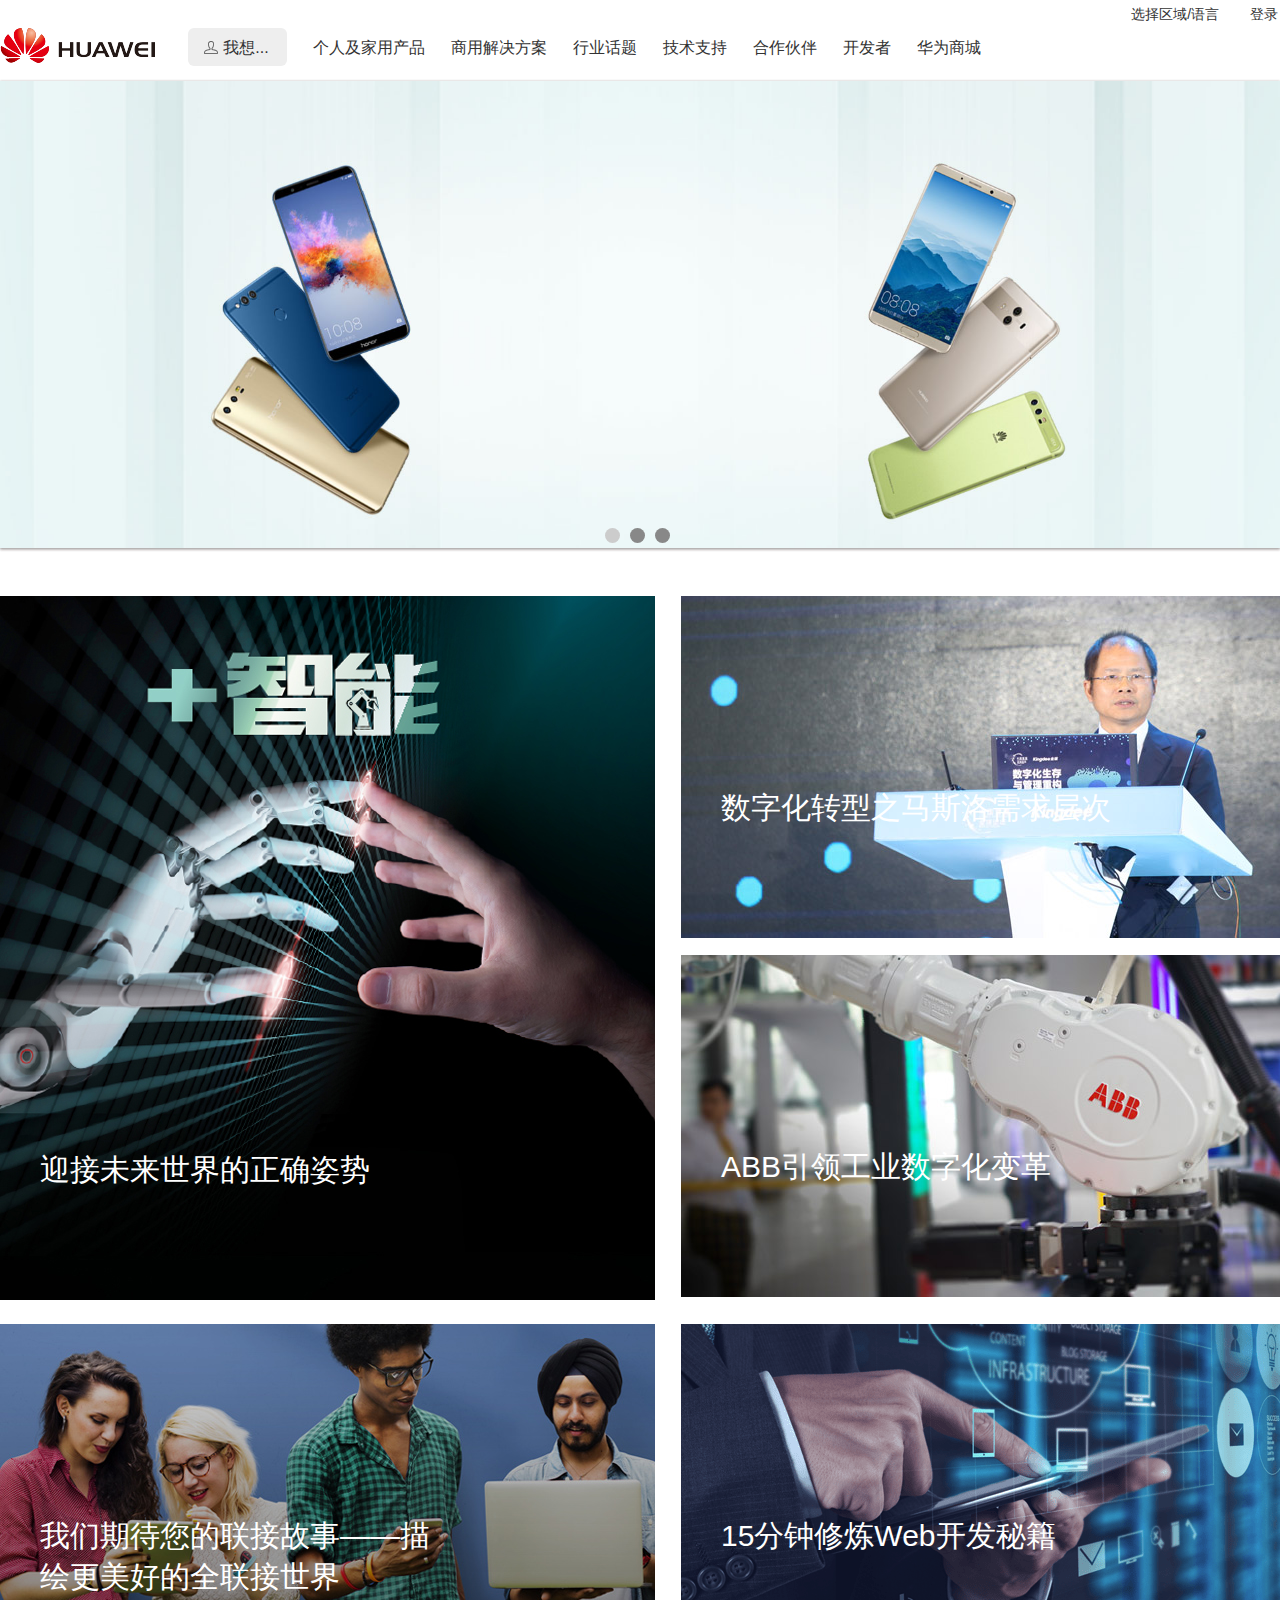
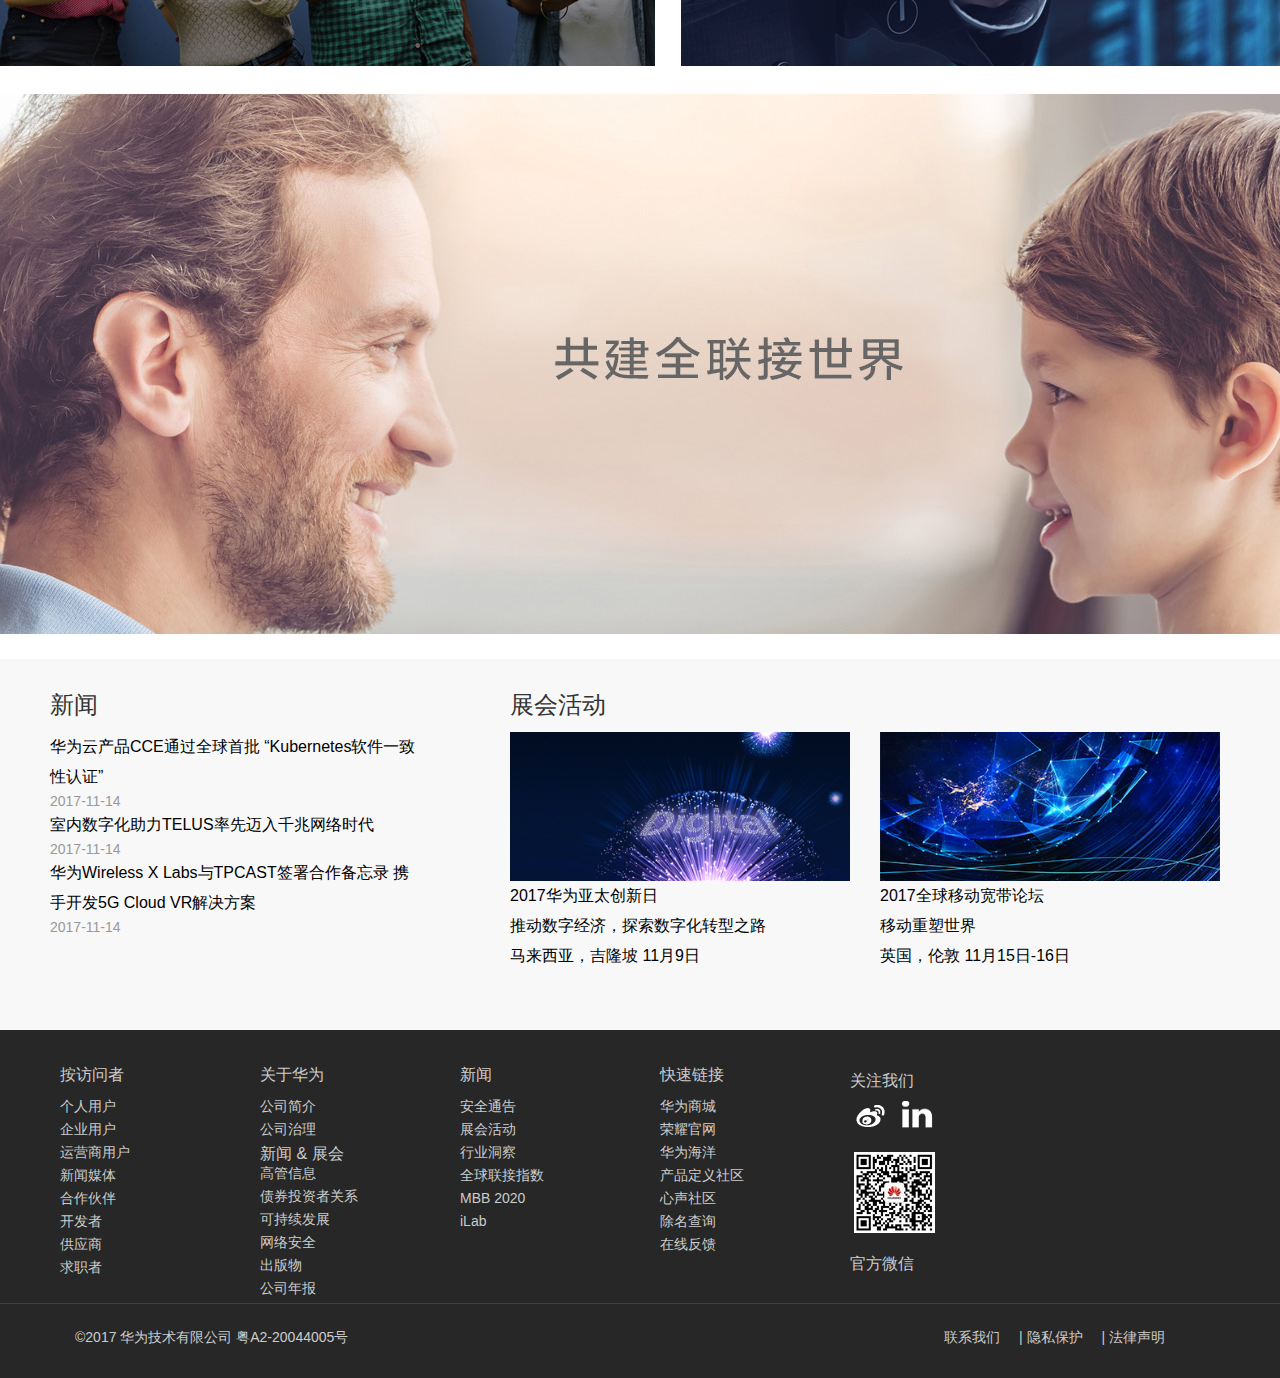
<file: huaweiIndex/index.html>
<!DOCTYPE html>
<html lang="en">
<head>
    <meta charset="UTF-8">
    <meta name="keywords"
          content="电信网络，无线接入, 网络，核心网，业务与软件，站点解决方案，全球服务,系统集成解决方案, 保障服务解决方案,学习与发展解决方案，终端,移动宽带终端, 手机, 融合终端,视讯解决方案">
    <meta name="description"
          content="华为是全球领先的信息与通信解决方案供应商。我们围绕客户的需求持续创新，与合作伙伴开放合作，在电信网络、终端和云计算等领域构筑了端到端的解决方案优势。我们致力于为电信运营商、企业和消费者等提供有竞争力的综合解决方案和服务，持续提升客户体验，为客户创造最大价值。目前，华为的产品和解决方案已经应用于140多个国家，服务全球1/3的人口。">
    <title>华为 - 更美好的全联接世界</title>
    <link rel="stylesheet" href="common.css">
    <link rel="stylesheet" href="index.css">
    <script src="jquery-1.12.4.js"></script>
    <script>
        $(function () {
            var count = 0;
            var timer = null;
            //图片自动切换
            function autoPlay() {
                count++;
                if (count >= $(".lunB>li").length) {
                    count = 0;
                }
                if (count == 0) {
                    $(".pico").animate({
                        right: 250,
                        opacity: 1
                    }, 1000, "linear");
                }
                if (count == 1) {
                    $(".pico").animate({
                        right: -370,
                        opacity: 0.1
                    }, 1000, "linear");
                }
                if (count == 2) {
                    $(".pict").animate({
//                        top:250,
                        opacity: 1
                    }, 1000, "linear");
                }
                if (count == 0) {
                    $(".pict").animate({
//                        top:-250,
                        opacity: 0
                    }, 1000, "linear");
                }
                $(".an>li").eq(count).addClass("active").siblings().removeClass("active");
                $(".lunB>li").eq(count).fadeIn(1000).siblings().fadeOut(1000);
            }

            timer = setInterval(autoPlay, 3000);
            //     鼠标移入停止 移出自动播放
            $(".banner").mouseenter(function () {
                $("span").show();
                clearInterval(timer);
                timer = null;
            })
            $(".banner").mouseleave(function () {
                //开启定时器
                timer = setInterval(autoPlay, 3000);
                $("span").hide();
            });

            // 给所有的小li加上鼠标移上事件
            $(".an>li").mouseover(function () {
                count = $(this).index();
                $(".an>li").eq(count).addClass("active").siblings().removeClass("active");
                $(".lunB>li").eq(count).fadeIn(1000).siblings().fadeOut(1000);
            })
            //导向箭头事件
            var click = 0;
            $(".leftJ").click(function () {
                click++;
                if (click >= $(".lunB>li").length) {
                    click = 0;
                }
                if (click == 0) {
                    $(".pico").animate({
                        right: 250,
                        opacity: 1
                    }, 1000, "linear");
                }
                if (click == 1) {
                    $(".pico").animate({
                        right: -370,
                        opacity: 0.1
                    }, 1000, "linear");
                }
                if (click == 2) {
                    $(".pict").animate({
//                        top:250,
                        opacity: 1
                    }, 1000, "linear");
                }
                if (click == 0) {
                    $(".pict").animate({
//                        top:-250,
                        opacity: 0
                    }, 1000, "linear");
                }
                $(".an>li").eq(click).addClass("active").siblings().removeClass("active");
                $(".lunB>li").eq(click).fadeIn(1000).siblings().fadeOut(1000);
            })
            $(".rightJ").click(function () {
                click++;
                if (click >= $(".lunB>li").length) {
                    click = 0;
                }
                if (click == 0) {
                    $(".pico").animate({
                        right: 250,
                        opacity: 1
                    }, 1000, "linear");
                }
                if (click == 1) {
                    $(".pico").animate({
                        right: -370,
                        opacity: 0.1
                    }, 1000, "linear");
                }
                if (click == 2) {
                    $(".pict").animate({
//                        top:250,
                        opacity: 1
                    }, 1000, "linear");
                }
                if (click == 0) {
                    $(".pict").animate({
//                        top:-250,
                        opacity: 0
                    }, 1000, "linear");
                }
                $(".an>li").eq(click).addClass("active").siblings().removeClass("active");
                $(".lunB>li").eq(click).fadeIn(1000).siblings().fadeOut(1000);
            })
        })
    </script>
    <script>
        window.onload = function () {
            $("#log li:eq(0) a").on({
                "mouseover": function () {
                    $(".wxx").stop().slideDown(200);
                },
                "mouseout": function () {
                    $(".wxx").stop().slideUp(200);
                }
            })
            $("#log li:eq(1) a").on({
                "mouseenter": function () {
                    $(".xl2").stop().slideDown(200);
                },
                "mouseleave": function () {
                    $(".xl2").stop().slideUp(200);
                }
            })
            $("#log li:eq(2) a").on({
                "mouseenter": function () {
                    $(".xl3").stop().slideDown(200);
                },
                "mouseleave": function () {
                    $(".xl3").stop().slideUp(200);
                }
            })
            $("#log li:eq(3) a").on({
                "mouseenter": function () {
                    $(".xl4").stop().slideDown(200);
                },
                "mouseleave": function () {
                    $(".xl4").stop().slideUp(200);
                }
            })
            $("#log li:eq(4) a").on({
                "mouseenter": function () {
                    $(".xl5").stop().slideDown(200);
                },
                "mouseleave": function () {
                    $(".xl5").stop().slideUp(200);
                }
            })
            $("#log li:eq(5) a").on({
                "mouseenter": function () {
                    $(".xl6").stop().slideDown(200);
                },
                "mouseleave": function () {
                    $(".xl6").stop().slideUp(200);
                }
            })
        }
    </script>

</head>
<body>
<!--导航-->
<div class="top clearfix">
    <div class="lan w">
        <div class="topL fr">
            <a href="javascript:;">选择区域/语言</a>
            <a href="javascript:;">登录</a>
            <a href="javascript:;">注册</a>
        </div>
    </div>
    <!--导航-->
    <div class="topN w">
        <div class="xl1">
            <div class="wxx w">
                <ul>
                    <li>
                        <img src="images/nav_p10.png" alt="">
                        <ul>
                            <li><a href="#">浏览智能手机</a></li>
                            <li><a href="#">购买手机产品</a></li>
                            <li><a href="#">获取技术支持</a></li>
                            <li><a href="#">查找销售门店</a></li>
                            <li><a href="#">访问消费者网站></a></li>
                        </ul>

                    </li>
                    <li>
                        <img src="images/nav_ebg.png" alt="">
                        <ul>
                            <li><a href="#">提交购买需求</a></li>
                            <li><a href="#">查看成功案例</a></li>
                            <li><a href="#">查找营销资料</a></li>
                            <li><a href="#">成为渠道合作伙伴</a></li>
                            <li><a href="#">访问企业业务网站 ></a></li>
                        </ul>
                    </li>
                    <li>
                        <img src="images/nav_cbg9-21.png" alt="">
                        <ul>
                            <li><a href="#">了解行业热点</a></li>
                            <li><a href="#">了解运营商解决方案</a></li>
                            <li><a href="#">查找运营商相关产品</a></li>
                            <li><a href="#">了解运营商服务</a></li>
                            <li><a href="#">访问运营商业务网站 ></a></li>
                        </ul>
                    </li>
                    <li>
                        <ul>
                            <li><a href="#">联系华为</a></li>
                            <li><a href="#">关注华为动态</a></li>
                            <li><a href="#">提出产品建议</a></li>
                            <li><a href="#">加入华为</a></li>
                            <li><a href="#" class="online">在线反馈</a></li>
                        </ul>
                    </li>
                </ul>
            </div>
        </div>
        <div class="xl2">
            <ul>
                <li>
                    <h3>智能手机</h3>
                    <img src="images/phone_nav_p10.png" alt="">
                    <p>HUAWEI P10</p>
                    <a href="">了解更多 ></a>
                </li>
                <li>
                    <h3>笔记本&平板</h3>
                    <img src="images/nav-MateBookX-cn.png" alt="">
                    <p>HUAWEI MateBook X</p>
                    <a href="">了解更多 ></a></li>
                <li>
                    <h3>穿戴设备</h3>
                    <img src="images/nav-band2-cn.png" alt="">
                    <p>华为运动手环</p>
                    <a href="">了解更多 ></a></li>
                <li>
                    <h3>移动宽带</h3>
                    <img src="images/nav-WiFi2-pro.png" alt="">
                    <p>华为随行WiFi 2 Pro</p>
                    <a href="">了解更多 ></a></li>
                <li>
                    <h3>智能家居</h3>
                    <img src="images/dropmenu5.png" alt="">
                    <p>华为路由器Q1</p>
                    <a href="">了解更多 ></a></li>
                <li>
                    <h3>配件</h3>
                    <img src="images/nav-VR-cn.png" alt="">
                    <p>HUAWEI VR</p>
                    <a href="">了解更多 ></a></li>
            </ul>
        </div>
        <div class="xl3">
            <ul>
                <li>
                    <h3>企业用户</h3>
                    <h4>产品</h4>
                    <p>交换机</p>
                    <p>路由器</p>
                    <p>无线局域网</p>
                    <p>服务器</p>
                    <p>存储</p>
                    <p>云计算</p>
                    <p>数据中心能源</p>
                    <p>服务</p>
                    <a href="">了解更多 ></a></li>
                <li>
                    <h3></h3>
                    <h4>解决方案</h4>
                    <p>云数据中心</p>
                    <p>企业网络</p>
                    <p>企业无线</p>
                    <p>协作</p>
                    <p>安全</p>
                    <p>云计算</p>
                    <p>软件定义网络（SDN</p>
                    <p>企业移动安全解决方案</p>
                    <a href="">了解更多 ></a></li>
                <li>
                    <h3>运营商用户</h3>
                    <h4>产品</h4>
                    <p>无线网络</p>
                    <p>固定网络</p>
                    <p>云核心网</p>
                    <p>电信软件</p>
                    <p>IT基础设施</p>
                    <p>网络能源</p>
                    <p>全球服务</p>
                    <a href="">了解更多 ></a>
                </li>
                <li>
                    <h3></h3>
                    <h4>解决方案</h4>
                    <p>业务云化</p>
                    <p>运营云化</p>
                    <p>网络云化</p>
                    <p>最大化网络价值</p>
                    <a href="">了解更多 ></a>
                </li>
            </ul>
            <div class="xl-t fr">
                <img src="images/nav_huaweicloud3.jpg" alt="">
                <a href="">华为云（公有云服务）</a>
                <img src="images/nav_fusionsolar1.jpg" alt="">
                <a href="">智能光伏产品</a>
            </div>
        </div>
        <div class="xl4">
            <ul>
                <li>
                    <h3>行业洞察</h3>
                    <p>共建全联接世界</p>
                    <p>全球联接指数</p>
                    <p>物联网</p>
                    <p>MBB2020</p>
                    <p>iLab</p>
                    <a href=""></a></li>
                <li>
                    <h3></h3>
                    <p>市场趋势</p>
                    <p>技术热点</p>
                    <p>客户声音</p>
                    <p>创新</p>
                    <p>标准与行业贡献</p>
                    <a href="">了解更多 ></a></li>
                <li>
                    <h3>热点话题</h3>
                    <p>NEW ICT,迈向数字转型路</p>
                    <p>智慧城市</p>
                    <p>平安城市</p>
                    <p>数字银行</p>
                    <p>智能电网</p>
                    <p>智慧交通</p>
                    <p>敏捷制造</p>
                    <p></p>
                    <a href="">了解更多 ></a>
                </li>
                <li>
                    <h3>新增长之路</h3>
                    <p>使能视频商业成功</p>
                    <p>以云服务方式使能垂直行业</p>
                    <p>敏捷数字化运营</p>
                    <p>全云化网络支持5G发展</p>
                    <p>最大化网络价值</p>
                    <a href="">了解更多 ></a>
                </li>
            </ul>
        </div>
        <div class="xl5">
            <ul>
                <li>
                    <h3>企业用户</h3>
                    <h4>产品</h4>
                    <p>交换机</p>
                    <p>路由器</p>
                    <p>无线局域网</p>
                    <p>服务器</p>
                    <p>存储</p>
                    <p>云计算</p>
                    <p>数据中心能源</p>
                    <p>服务</p>
                    <a href="">了解更多 ></a></li>
                <li>
                    <h3></h3>
                    <h4>解决方案</h4>
                    <p>云数据中心</p>
                    <p>企业网络</p>
                    <p>企业无线</p>
                    <p>协作</p>
                    <p>安全</p>
                    <p>云计算</p>
                    <p>软件定义网络（SDN</p>
                    <p>企业移动安全解决方案</p>
                    <a href="">了解更多 ></a></li>
                <li>
                    <h3>运营商用户</h3>
                    <h4>产品</h4>
                    <p>无线网络</p>
                    <p>固定网络</p>
                    <p>云核心网</p>
                    <p>电信软件</p>
                    <p>IT基础设施</p>
                    <p>网络能源</p>
                    <p>全球服务</p>
                    <a href="">了解更多 ></a>
                </li>
                <li>
                    <h3></h3>
                    <h4>解决方案</h4>
                    <p>业务云化</p>
                    <p>运营云化</p>
                    <p>网络云化</p>
                    <p>最大化网络价值</p>
                    <a href="">了解更多 ></a>
                </li>
            </ul>
            <div class="xl-t fr">
                <img src="images/nav_huaweicloud3.jpg" alt="">
                <a href="">华为云（公有云服务）</a>
                <img src="images/nav_fusionsolar1.jpg" alt="">
                <a href="">智能光伏产品</a>
            </div>
        </div>
        <div class="xl6">
            <ul>
                <li>
                    <h3>行业洞察</h3>
                    <h4></h4>
                    <p>共建全联接世界</p>
                    <p>全球联接指数</p>
                    <p>物联网</p>
                    <p>MBB2020</p>
                    <p>iLab</p>
                    <a href=""></a></li>
                <li>
                    <h3></h3>
                    <h4></h4>
                    <p>市场趋势</p>
                    <p>技术热点</p>
                    <p>客户声音</p>
                    <p>创新</p>
                    <p>标准与行业贡献</p>
                    <a href="">了解更多 ></a></li>
                <li>
                    <h3>热点话题</h3>
                    <h4></h4>
                    <p>智慧城市</p>
                    <p>平安城市</p>
                    <p>数字银行</p>
                    <p>智能电网</p>
                    <p>智慧交通</p>
                    <p>敏捷制造</p>
                    <a href="">了解更多 ></a>
                </li>
                <li>
                    <h3>新增长之路</h3>
                    <h4></h4>
                    <p>使能视频商业成功</p>
                    <p>以云服务方式使能垂直行业</p>
                    <p>敏捷数字化运营</p>
                    <p>全云化网络支持5G发展</p>
                    <p>最大化网络价值</p>
                    <a href="">了解更多 ></a>
                </li>
            </ul>
            <div class="xl-t fr">
                <img src="images/nav_huaweicloud3.jpg" alt="">
                <a href="">华为云（公有云服务）</a>
                <img src="images/nav_fusionsolar1.jpg" alt="">
                <a href="">智能光伏产品</a>
            </div>
        </div>
    </div>
    <div id="log">
    	<div class="w">
        <div class="log fl">
            <a href="javascript:;"><img src="images/logo.png" alt=""></a>
        </div>
        <ul class="fl">
            <li class="wx"><a href="javascript:;"><i></i>我想...</a></li>
            <li><a href="javascript:;">个人及家用产品</a></li>
            <li><a href="javascript:;">商用解决方案</a></li>
            <li><a href="javascript:;">行业话题</a></li>
            <li><a href="javascript:;">技术支持</a></li>
            <li><a href="javascript:;">合作伙伴</a></li>
            <li><a href="javascript:;">开发者</a></li>
            <li><a href="javascript:;">华为商城</a></li>
        </ul>
        </div>
    </div>
</div>
<!--轮播图-->
<div class="lunbo">
    <div class="banner clearfix">
        <ul class="lunB">
            <li><img src="images/mate10-bg-big-banner-cn.jpg" alt=""></li>
            <li><img src="images/hwcloud-bg-big-banner-v2.jpg" alt=""></li>
            <li><img src="images/banner_1111_bg.jpg" alt=""></li>
        </ul>
        <img src="images/mate10-text-big-banner-cn.png" alt="" class="pico">
        <!--<img src="images/banner_1111_text_cn_v4.png" alt="" class="pict">-->
        <ol class="an">
            <li class="active"></li>
            <li></li>
            <li></li>
        </ol>
        <span class="leftJ"></span>
        <span class="rightJ"></span>
    </div>
</div>
</div>
<!--中部-->
<div id="middle">
    <div class="mid w">
        <div class="minLeft fl move">
            <img src="images/ww-se5-small-banner-cn.jpg" alt="">
            <h3>迎接未来世界的正确姿势</h3>
            <p>人工智能应用于医疗、金融、制造、能源、教育等垂直行业，必将与重大的社会经济变革、教育变革、思想变革、文化变革等同步，成为下一次工业革命的核心驱动力。</p>
            <a href=""></a>
        </div>
        <div class="minRight fr">
            <div class="minRightUp  move">
                <img src="images/201710-eric-xu-small-banner.jpg" alt="">
                <h3>数字化转型之马斯洛需求层次</h3>
                <p>华为轮值CEO郭平：大家都知道，马斯洛有人类需求金字塔，从生理、到安全、到自我实现。在我看来，一个国家在数字化转型方面的需求从低到高，大致也可以分为四个层次。</p>
            </div>
            <div class="minRightDown move">
                <img src="images/small_banner_abb.jpg" alt="">
                <h3> ABB引领工业数字化变革</h3>
                <p>ABB的数字化解决方案和连接用户设备的平台，为用户提供云端高级分析服务，通过自动化系统、机器人、引擎等，实现对物理世界的控制，为企业客户创造巨大的价值。</p>
            </div>
        </div>
    </div>
    <div class="midD w">
        <div class="midDl fl  midleft">
            <img src="images/bcw-story-small-banner.jpg" alt="">
            <h3>我们期待您的联接故事——描绘更美好的全联接世界</h3>
            <p> 让我们一起勾勒出未来智能社会的蓝图, 未来的生活将如你所想，一切皆有可能。</p>
        </div>
        <div class="midDl fr  midlast">
            <img src="images/softdev-small-banner.png" alt="">
            <h3>15分钟修炼Web开发秘籍</h3>
            <p>800元Web开发大礼包任性送。使用软件开发云，体验不一样的Web应用开发。</p>
        </div>
    </div>
    <!--这俩笑了-->
    <div class="rentou">
        <div class="but w">
            <img src="images/bcw_homebanner_xl_cn_v2.jpg" alt="">
        </div>
    </div>
</div>
<!--新闻-->
<div class="news">
	<div class="w">
    <div class="new-le fl">
        <h4>新闻</h4>
        <p>华为云产品CCE通过全球首批 “Kubernetes软件一致性认证”</p>
        <a>2017-11-14</a>
        <p>室内数字化助力TELUS率先迈入千兆网络时代</p>
        <a>2017-11-14</a>
        <p>华为Wireless X Labs与TPCAST签署合作备忘录 携手开发5G Cloud VR解决方案</p>
        <a>2017-11-14</a>
    </div>
    <div class="new-ri fl">
        <h4>展会活动</h4>
        <ul>
            <li>
                <img src="images/event-banner-hid-apac.jpg" alt="">
                <p>2017华为亚太创新日</p>
                <p>推动数字经济，探索数字化转型之路</p>
                <p>马来西亚，吉隆坡 11月9日</p>
            </li>
            <li>
                <img src="images/mbbf2017.jpg" alt="">
                <p>2017全球移动宽带论坛</p>
                <p>移动重塑世界</p>
                <p>英国，伦敦 11月15日-16日</p>
            </li>
        </ul>
    </div>
    </div>
</div>
<!--底部-->
<div class="footer">
    <div class="ft w clearfix">
        <div class="frendlink clearfix fl">
            <dl>
                <dt>按访问者</dt>
                <dd>个人用户</dd>
                <dd>企业用户</dd>
                <dd>运营商用户</dd>
                <dd>新闻媒体</dd>
                <dd>合作伙伴</dd>
                <dd>开发者</dd>
                <dd>供应商</dd>
                <dd>求职者</dd>
            </dl>
            <dl>
                <dt>关于华为</dt>
                <dd>公司简介</dd>
                <dd>公司治理</dd>
                新闻 & 展会
                <dd>高管信息</dd>
                <dd>债券投资者关系</dd>
                <dd>可持续发展</dd>
                <dd>网络安全</dd>
                <dd>出版物</dd>
                <dd>公司年报</dd>
            </dl>
            <dl>
                <dt>新闻</dt>
                <dd>安全通告</dd>
                <dd>展会活动</dd>
                <dd>行业洞察</dd>
                <dd>全球联接指数</dd>
                <dd>MBB 2020</dd>
                <dd>iLab</dd>
            </dl>
            <dl>
                <dt>快速链接</dt>
                <dd>华为商城</dd>
                <dd>荣耀官网</dd>
                <dd>华为海洋</dd>
                <dd>产品定义社区</dd>
                <dd>心声社区</dd>
                <dd>除名查询</dd>
                <dd>在线反馈</dd>
                <dd></dd>
            </dl>
        </div>
        <div class="erm fl">
            <h3>关注我们</h3>
            <img src="images/ewm.jpg" alt="">
            <h3>官方微信</h3>
        </div>
    </div>
    <div class="copy">
        <p>©2017 华为技术有限公司 粤A2-20044005号</p>
        <div class="dbl">
            <a href="javascript:;">联系我们</a>
            |
            <a href="javascript:;">隐私保护</a>
            |
            <a href="javascript:;">法律声明</a>
        </div>
    </div>
</div>
</body>
<script>
    $(".minLeft").mouseenter(function(){
         $(".minLeft>img").stop().animate({left:-20},400);
         $(".minLeft>h3").stop().animate({bottom:180},400);
         $(".minLeft>p").stop().animate({bottom:160,opacity:1},400);

    })
    $(".minLeft").mouseleave(function(){
        $(".minLeft>img").stop().animate({left:0},400);
        $(".minLeft>h3").stop().animate({bottom:150},400);
        $(".minLeft>p").stop().animate({bottom:140,opacity:0},400);
    })
    $(".minRightUp").mouseenter(function(){
         $(".minRightUp>img").stop().animate({left:-20},400);
         $(".minRightUp>h3").stop().animate({bottom:180},400);
         $(".minRightUp>p").stop().animate({bottom:160,opacity:1},400);

    })
    $(".minRightUp").mouseleave(function(){
        $(".minRightUp>img").stop().animate({left:0},400);
        $(".minRightUp>h3").stop().animate({bottom:150},400);
        $(".minRightUp>p").stop().animate({bottom:140,opacity:0},400);
    })
    $(".minRightDown").mouseenter(function(){
        $(".minRightDown>img").stop().animate({left:-20},400);
        $(".minRightDown>h3").stop().animate({bottom:180},400);
        $(".minRightDown>p").stop().animate({bottom:160,opacity:1},400);

    })
    $(".midlast").mouseleave(function(){
        $(".midlast>img").stop().animate({left:0},400);
        $(".midlast>h3").stop().animate({bottom:150},400);
        $(".midlast>p").stop().animate({bottom:140,opacity:0},400);
    })
    $(".midlast").mouseenter(function(){
        $(".midlast>img").stop().animate({left:-20},400);
        $(".midlast>h3").stop().animate({bottom:180},400);
        $(".midlast>p").stop().animate({bottom:160,opacity:1},400);

    })
    $(".minRightDown").mouseleave(function(){
        $(".minRightDown>img").stop().animate({left:0},400);
        $(".minRightDown>h3").stop().animate({bottom:150},400);
        $(".minRightDown>p").stop().animate({bottom:140,opacity:0},400);
    })
    $(".midleft").mouseenter(function(){
        $(".midleft>img").stop().animate({left:-20},400);
        $(".midleft>h3").stop().animate({bottom:180},400);
        $(".midleft>p").stop().animate({bottom:160,opacity:1},400);

    })
    $(".midleft").mouseleave(function(){
        $(".midleft>img").stop().animate({left:0},400);
        $(".midleft>h3").stop().animate({bottom:150},400);
        $(".midleft>p").stop().animate({bottom:140,opacity:0},400);
    })
</script>

</html>
</file>
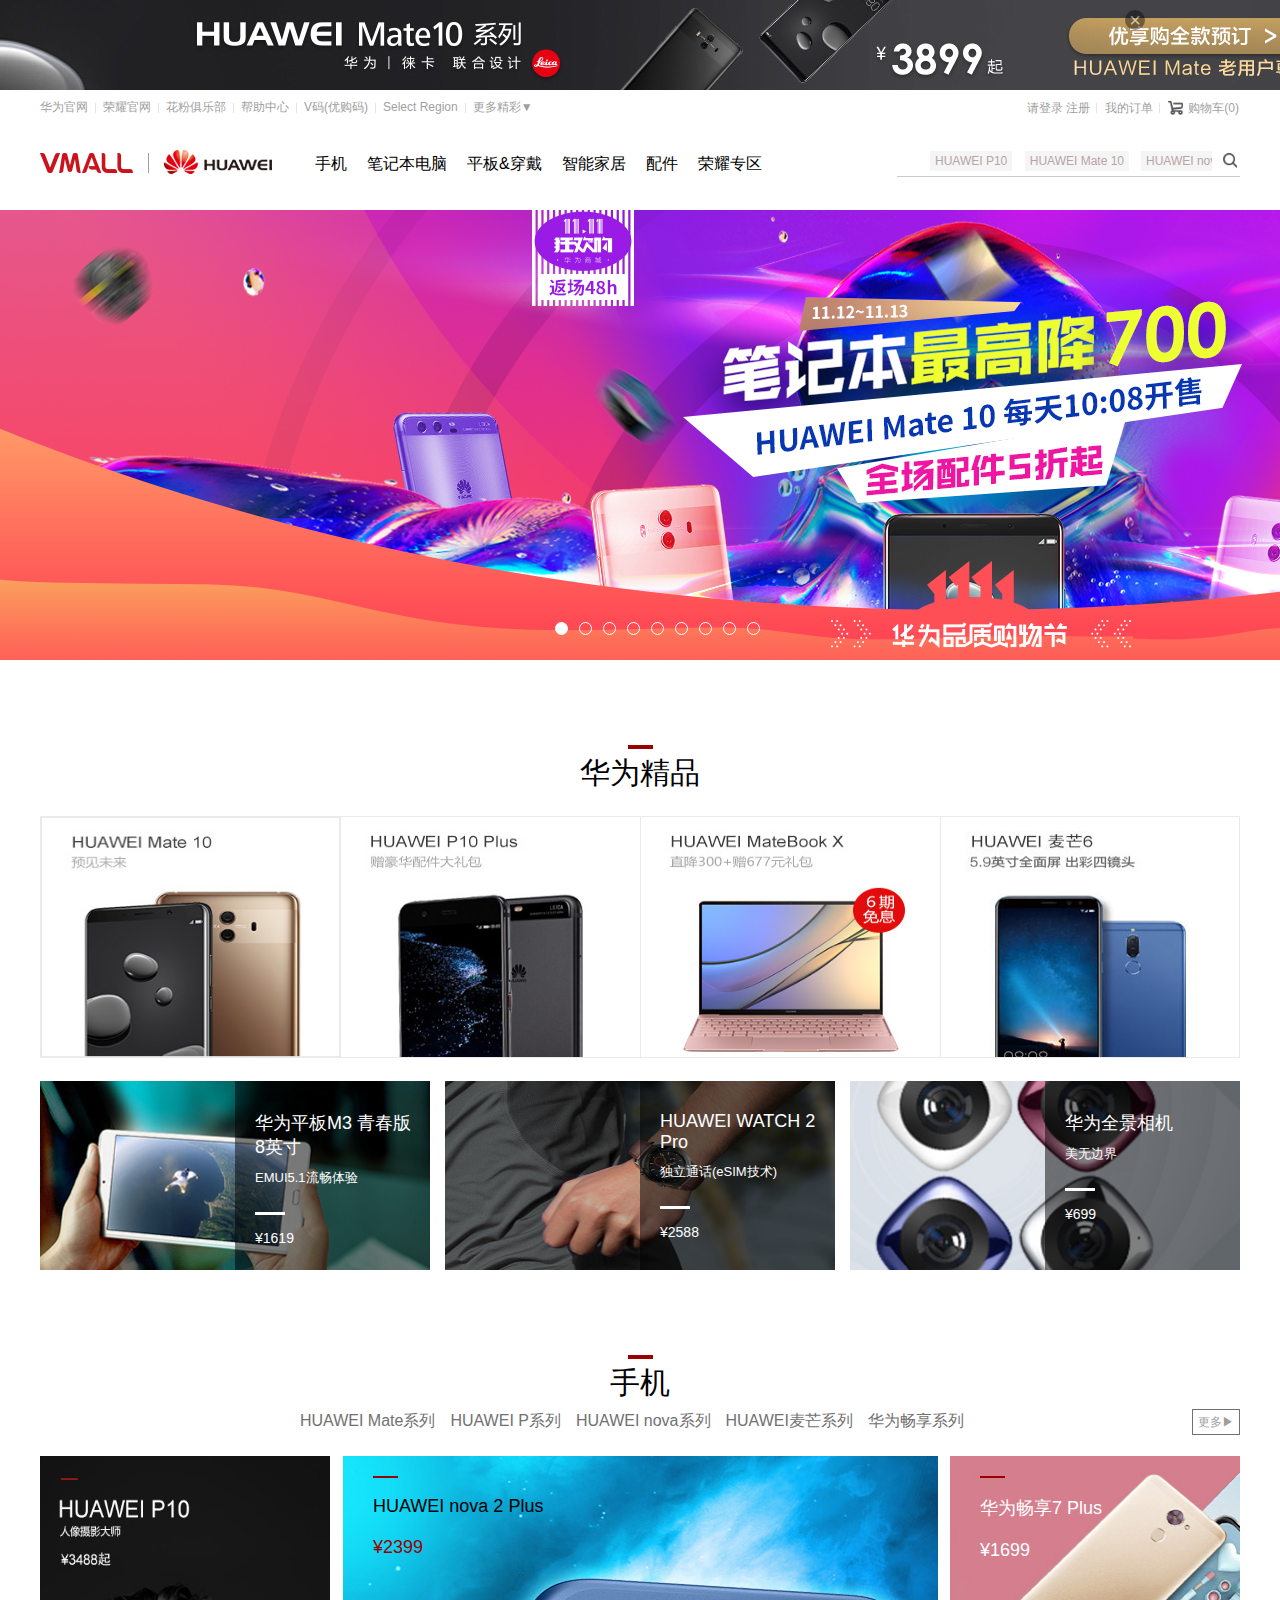
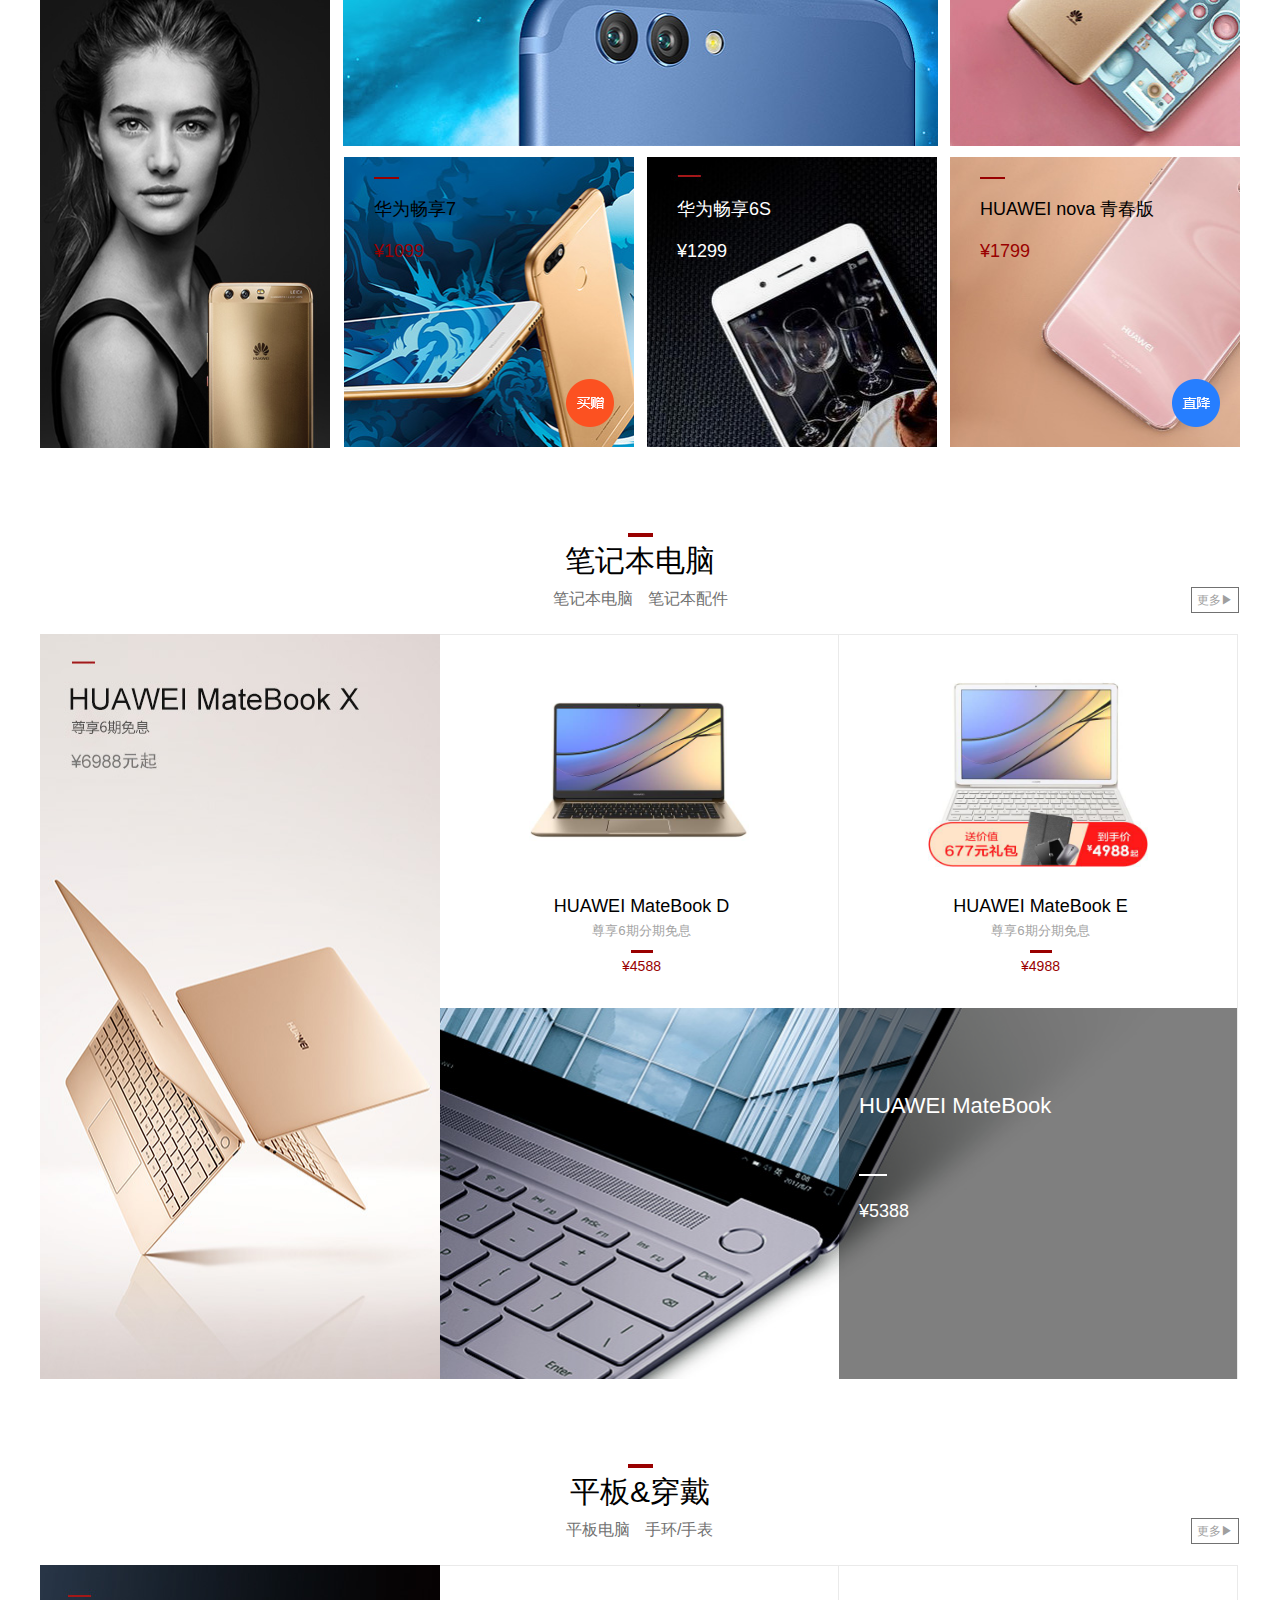
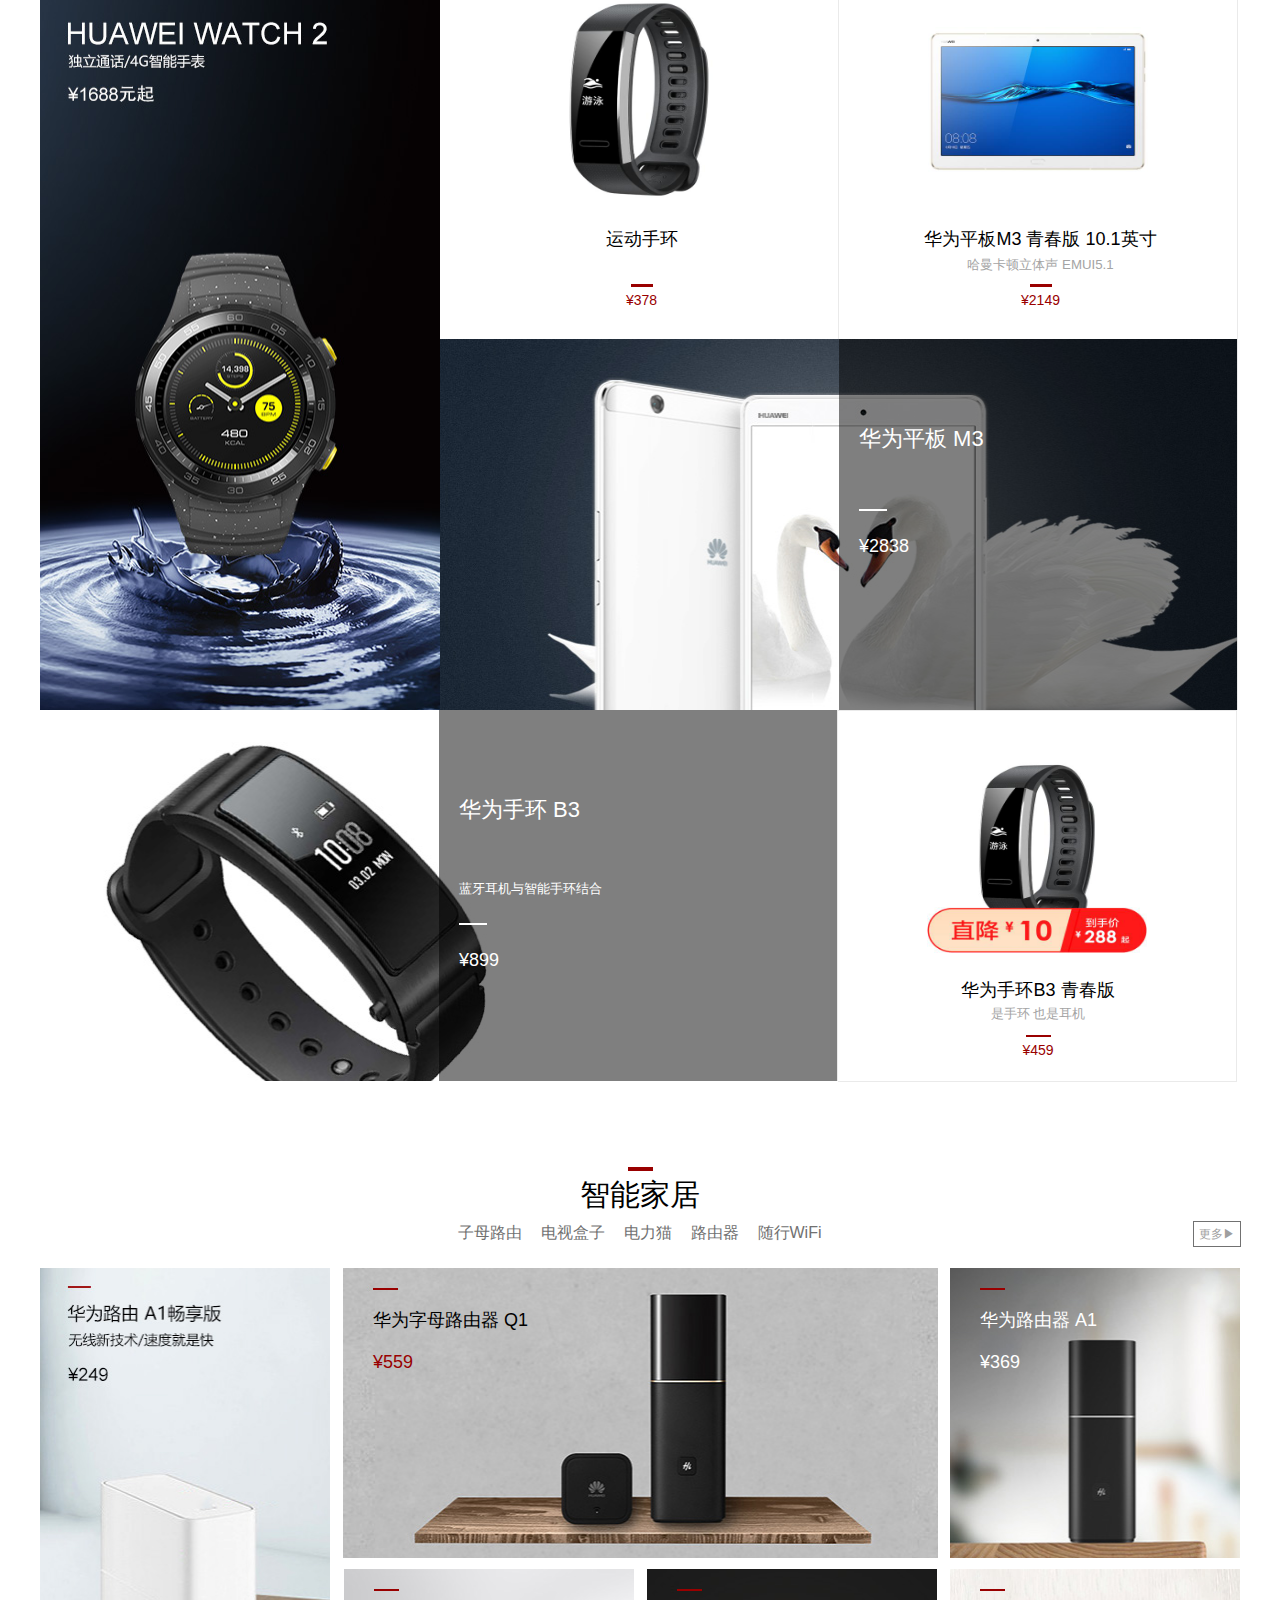
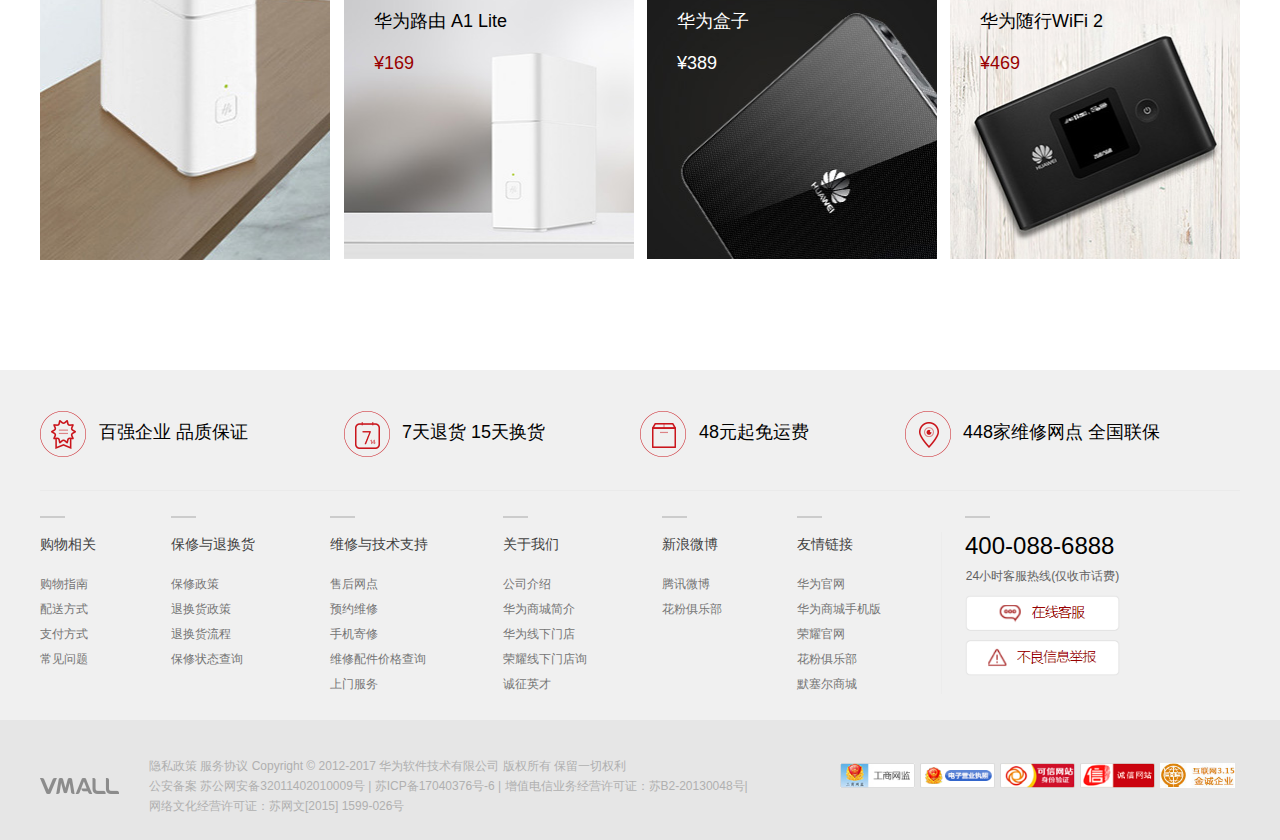
<file: nxy_huawei/index.html>
<!DOCTYPE html>
<html>
<head>
    <meta charset="UTF-8">
    <title>【华为专区】华为mate10发布_手机_笔记本_平板等-华为商城</title>
    <link rel="stylesheet" href="css/common.css">
    <link rel="stylesheet" href="css/index.css">
    <link rel="icon" href="images/favicon.ico">
    <script src="jq/jquery.js"></script>
    <script src="js/index.js"></script>
</head>
<body>
<!--顶部广告-->
<div class="box_t">
    <div class="top_pic"></div>
    <div class="btm"><a href="javascript:;">×</a></div>
</div>
<div class="w">
    <div class="top clearfix">
        <div class="pic_bott">
            <div class="left fl">
                <ul class="lb">
                    <li><a href="javascript:;">华为官网</a></li>
                    <li></li>
                    <li><a href="javascript:;">荣耀官网</a></li>
                    <li></li>
                    <li><a href="javascript:;">花粉俱乐部</a></li>
                    <li></li>
                    <li><a href="javascript:;">帮助中心</a></li>
                    <li></li>
                    <li><a href="javascript:;">V码(优购码)</a></li>
                    <li></li>
                    <li><a href="javascript:;">Select Region</a></li>
                    <li></li>
                    <li class="a">
                        <a href="javascript:;">更多精彩▼</a>
                        <ul class="lb_xia hide">
                            <li>EMUI</li>
                            <li>应用市场</li>
                            <li>云服务</li>
                            <li>开发者联盟</li>
                            <li></li>
                            <li class="ewm">
                                <img src="images/ewm.png" alt=""/>

                                <p>扫一扫,<a href="javascript:;">下载客户端</a></p>
                        </ul>
                    </li>
                </ul>
            </div>
            <div class="right fr">
                <ul class="">
                    <li><a href="javascript:;">请登录 注册</a></li>
                    <li></li>
                    <li><a href="javascript:;">我的订单</a></li>
                    <li></li>
                    <li><span></span></li>
                    <li><a href="javascript:;">购物车(0)</a></li>
                </ul>
            </div>
        </div>
    </div>
</div>
<!--顶部广告结束-->
<!--导航部分-->
<div class="w">
    <div class="nav clearfix">
        <div class="nav_r fl">
            <img src="images/20170703105852645577.png" alt=""/>
            <span></span>
            <img src="images/20170801113814723.png" alt=""/>
        </div>
        <div class="nav_c fl">
            <ul class="c">
                <li>
                    <a href="javascript:;">手机</a>
                </li>
                <li>
                    <a href="javascript:;">笔记本电脑</a>
                </li>
                <li>
                    <a href="javascript:;">平板&穿戴</a>
                </li>
                <li>
                    <a href="javascript:;">智能家居</a>
                </li>
                <li>
                    <a href="javascript:;">配件</a>
                </li>
                <li>
                    <a href="javascript:;">荣耀专区</a>
                </li>
            </ul>
        </div>
        <div class="search fr">
            <div class="search1">
                <a class="a" href="javascript:;">HUAWEI P10</a>
                <a class="aa" href="javascript:;">HUAWEI Mate 10</a>
                <a class="aaa" href="javascript:;">HUAWEI nove</a>
                <span></span>
            </div>
            <input type="text" class="fr">
        </div>
    </div>
</div>
<!--显示隐藏部分-->
<div class="dy">
    <!--手机-->
    <div class="sj_bott hide">
        <div class="w">
            <div class="box1">
                <ul class="sj_S fl">
                    <li class="a"><a href="javascript:;">全部手机></a></li>
                    <li><a href="javascript:;">HUAWEI Mate系列</a></li>
                    <li><a href="javascript:;">HUAWEI P系列</a></li>
                    <li><a href="javascript:;">HUAWEI nova系列</a></li>
                    <li><a href="javascript:;">HUAWEI 麦芒系列</a></li>
                    <li><a href="javascript:;">华为畅享系列</a></li>
                </ul>
                <ul class="sj_X fl">
                    <li>
                        <img src="images/s1.jpg" alt=""/>
                        <h5>HUAWEI Mate 10</h5>
                        <h6>¥3899</h6>
                    </li>
                    <li>
                        <img src="images/s2.jpg" alt=""/>
                        <h5>HUAWEI nova 2</h5>
                        <h6>¥2199</h6>
                    </li>
                    <li>
                        <img src="images/s3.jpg" alt=""/>
                        <h5>HUAWEI P10</h5>
                        <h6>¥3988</h6>
                    </li>
                    <li>
                        <img src="images/s4.jpg" alt=""/>
                        <h5>HUAWEI P10 Plus</h5>
                        <h6>¥3988</h6>
                    </li>
                    <li>
                        <img src="images/s5.jpg" alt=""/>
                        <h5>HUAWEI Mate 9 Pro</h5>
                        <h6>¥4399</h6>
                    </li>
                    <li>
                        <img src="images/s6.jpg" alt=""/>
                        <h5>华为畅享7 Plus</h5>
                        <h6>¥1699</h6>
                    </li>
                    <li>
                        <img src="images/s7.jpg" alt=""/>
                        <h5>华为畅享6S</h5>
                        <h6>¥1299</h6>
                    </li>
                </ul>
            </div>
        </div>
    </div>
    <!--笔记本电脑-->
    <div class="bjb  hide">
        <div class="sj_bott">
            <div class="w">
                <div class="box2">
                    <ul class="sj_S fl">
                        <li class="a"><a href="javascript:;">全部笔记本电脑></a></li>
                        <li><a href="javascript:;">笔记本电脑</a></li>
                        <li><a href="javascript:;">笔记本配件</a></li>
                    </ul>
                    <ul class="sj_X fl">
                        <li>
                            <img src="images/bj1.jpg" alt=""/>
                            <h5>HUAWEI</h5>
                            <h5>MateBook X</h5>
                            <h6>¥6988</h6>
                        </li>
                        <li>
                            <img src="images/bj2.jpg" alt=""/>
                            <h5>HUAWEI</h5>
                            <h5>MateBook E</h5>
                            <h6>¥4988</h6>
                        </li>
                        <li>
                            <img src="images/bj3.jpg" alt=""/>
                            <h5>HUAWEI</h5>
                            <h5>MateBook D</h5>
                            <h6>¥4488</h6>
                        </li>
                        <li>
                            <img src="images/bj4.jpg" alt=""/>
                            <h5>HUAWEI MateBook</h5>
                            <h5>MateBook</h5>
                            <h6>¥6688</h6>
                        </li>
                    </ul>
                </div>
            </div>
        </div>
    </div>
    <!--平板&穿戴-->
    <div class="pbcd hide">
        <div class="sj_bott">
            <div class="w">
                <div class="box3">
                    <ul class="sj_S fl">
                        <li class="a"><a href="javascript:;">全部平板&穿戴></a></li>
                        <li><a href="javascript:;">平板电脑</a></li>
                        <li><a href="javascript:;">手环/手表</a></li>
                    </ul>
                    <ul class="sj_X fl">
                        <li>
                            <img src="images/p1.jpg" alt=""/>
                            <h5>华为平板</h5>
                            <h6>¥2138</h6>
                        </li>
                        <li>
                            <img src="images/p2.jpg" alt=""/>
                            <h5>HUAWEI WATCH</h5>
                            <h5>2</h5>
                            <h6>¥1588</h6>
                        </li>
                        <li>
                            <img src="images/p3.jpg" alt=""/>
                            <h5>HUAWEI WATCH</h5>
                            <h5>2 Pro</h5>
                            <h6>¥2588</h6>
                        </li>
                        <li>
                            <img src="images/p4.jpg" alt=""/>
                            <h5>华为儿童手表</h5>
                            <h6>¥688</h6>
                        </li>
                    </ul>
                </div>
            </div>
        </div>
    </div>
    <!--智能家居-->
    <div class="znjj hide">
        <div class="sj_bott">
            <div class="w">
                <div class="box4">
                    <ul class="sj_S fl">
                        <li class="a"><a href="javascript:;">全部智能家居></a></li>
                        <li><a href="javascript:;">字母路由器</a></li>
                        <li><a href="javascript:;">电力猫</a></li>
                        <li><a href="javascript:;">路由器</a></li>
                        <li><a href="javascript:;">电视盒子</a></li>
                        <li><a href="javascript:;">随行WiFi</a></li>
                    </ul>
                    <ul class="sj_X fl">
                        <li>
                            <img src="images/z1.jpg" alt=""/>
                            <h5>华为字母路由器</h5>
                            <h5>Q1</h5>
                            <h6>¥559</h6>
                        </li>
                        <li>
                            <img src="images/z2.jpg" alt=""/>
                            <h5>华为路由器 A1</h5>
                            <h6>¥399</h6>
                        </li>
                        <li>
                            <img src="images/z3.jpg" alt=""/>
                            <h5>华为盒子</h5>
                            <h6>¥349</h6>
                        </li>
                    </ul>
                </div>
            </div>
        </div>
    </div>
    <!--配件-->
    <div class="pj hide">
        <div class="sj_bott">
            <div class="w">
                <div class="box5">
                    <ul class="sj_S fl">
                        <li class="a"><a href="javascript:;">全部配件></a></li>
                        <li><a href="javascript:;">贴膜</a></li>
                        <li><a href="javascript:;">保护壳</a></li>
                        <li><a href="javascript:;">保护套</a></li>
                        <li><a href="javascript:;">表带</a></li>
                        <li><a href="javascript:;">耳机</a></li>
                        <li><a href="javascript:;">音箱</a></li>
                        <li><a href="javascript:;">VR眼镜</a></li>
                        <li><a href="javascript:;">电源/充电器/线材</a></li>
                        <li><a href="javascript:;">自拍杆/支架</a></li>
                    </ul>
                    <ul class="sj_X fl">
                        <li>
                            <img src="images/pj1.jpg" alt=""/>
                            <h5>华为20000mAh 移</h5>
                            <h5>动电源</h5>
                            <h6>¥259</h6>
                        </li>
                        <li>
                            <img src="images/pj2.jpg" alt=""/>
                            <h5>华为运动蓝牙耳机</h5>
                            <h6>¥269</h6>
                        </li>
                        <li>
                            <img src="images/pj3.jpg" alt=""/>
                            <h5>华为车载快速充电</h5>
                            <h5>器</h5>
                            <h6>¥149</h6>
                        </li>
                        <li>
                            <img src="images/pj4.jpg" alt=""/>
                            <h5>华为小天鹅蓝牙音</h5>
                            <h5>箱</h5>
                            <h6>¥89</h6>
                        </li>
                        <li>
                            <img src="images/pj5.jpg" alt=""/>
                            <h5>华为自拍杆</h5>
                            <h6>¥59</h6>
                        </li>
                        <li>
                            <img src="images/pj6.jpg" alt=""/>
                            <h5>HUAWEI VR</h5>
                            <h6>¥499</h6>
                        </li>
                        <li>
                            <img src="images/pj7.jpg" alt=""/>
                            <h5>华为10000mAH移</h5>
                            <h5>动电源</h5>
                            <h6>¥159</h6>
                        </li>
                    </ul>
                </div>
            </div>
        </div>
    </div>
</div>
<!--导航部分结束-->
<!--广告部分-->
<div class="banner">
    <ul class="pic">
        <li class="show"><img src="images/b1.jpg" alt=""/></li>
        <li><img src="images/b2.jpg" alt=""/></li>
        <li><img src="images/b3.jpg" alt=""/></li>
        <li><img src="images/b4.jpg" alt=""/></li>
        <li><img src="images/b5.jpg" alt=""/></li>
        <li><img src="images/b6.jpg" alt=""/></li>
        <li><img src="images/b7.jpg" alt=""/></li>
        <li><img src="images/b8.jpg" alt=""/></li>
        <li><img src="images/b9.jpg" alt=""/></li>
    </ul>
    <ul class="box">
        <li class="show"></li>
        <li></li>
        <li></li>
        <li></li>
        <li></li>
        <li></li>
        <li></li>
        <li></li>
        <li></li>
    </ul>
</div>
<!--广告部分结束-->
<!--商品部分-->
<!--华为精品部分-->
<div class="w clearfix">
    <div class="nav_jp">
        <span></span>
        <h2>华为精品</h2>
    </div>
    <div class="nav_picture clearfix">
        <ul class="nav_p_top">
            <li><span></span><img src="images/1.jpg" alt=""/></li>
            <li><span></span><img src="images/2.jpg" alt=""/></li>
            <li><span></span><img src="images/3.jpg" alt=""/></li>
            <li><span></span><img src="images/4.jpg" alt=""/></li>
        </ul>
        <ul class="nav_p_btm">
            <li>
                <img src="images/5.jpg" alt=""/>
						<span>
							<b>
                                <h4>华为平板M3 青春版 8英寸</h4>
                                <h5>EMUI5.1流畅体验</h5>
                                <i></i>
                                <h6>¥1619</h6>
                            </b>
					</span>
            </li>
            <li><img src="images/6.jpg" alt=""/><span>
						<b>
                            <h4>HUAWEI WATCH 2 Pro</h4>
                            <h5>独立通话(eSIM技术)</h5>
                            <i></i>
                            <h6>¥2588</h6>
                        </b>
					</span></li>
            <li><img src="images/7.jpg" alt=""/><span>
						<b>
                            <h4>华为全景相机</h4>
                            <h5>美无边界</h5>
                            <i></i>
                            <h6>¥699</h6>
                        </b>
					</span></li>
        </ul>
    </div>
</div>
<!--华为精品结束	 -->
<!--手机部分-->
<div class="sj clearfix">
    <div class="w clearfix">
        <div class="nav_jp">
            <span></span>
            <h2>手机</h2>
        </div>
        <div class="box_1">
            <div class="box_c">
                <h4><a href="javascript:;">HUAWEI Mate系列</a></h4>
                <h4><a href="javascript:;">HUAWEI P系列</a></h4>
                <h4><a href="javascript:;">HUAWEI nova系列</a></h4>
                <h4><a href="javascript:;">HUAWEI麦芒系列</a></h4>
                <h4 class="qc"><a href="javascript:;">华为畅享系列</a></h4>
                <h5 class="fr"><a href="javascript:;">更多▶</a></h5>
            </div>
        </div>
        <div class="box_pic_l fl">
            <img src="images/8.jpg" alt=""/>
            <ul class="box_pic_r_t fr">
                <li class="a">
                    <span></span>
                    <img src="images/9-1.jpg" alt=""/>
                    <em class="font">
                        <h4>HUAWEI nova 2 Plus</h4>
                        <h6>¥2399</h6>
                    </em>
                </li>
                <li class="b">
                    <span></span>
                    <img src="images/10.jpg" alt=""/>
                    <em class="font">
                        <h4>华为畅享7 Plus</h4>
                        <h6>¥1699</h6>
                    </em>
                </li>
            </ul>
            <ul class="box_pic_r_b fr">
                <li>
                    <span></span>
                    <img src="images/11.jpg" alt=""/>
                    <em class="font">
                        <h4>华为畅享7</h4>
                        <h6>¥1099</h6>
                    </em>
                    <em class="mz"><img src="images/mz.png" alt=""/></em>
                </li>
                <li class="c">
                    <img src="images/12.jpg" alt=""/>
                    <em class="font">
                        <h4>华为畅享6S</h4>
                        <h6>¥1299</h6>
                    </em>
                </li>
                <li>
                    <span></span>
                    <img src="images/13.jpg" alt=""/>
                    <em class="font">
                        <h4>HUAWEI nova 青春版</h4>
                        <h6>¥1799</h6>
                    </em>
                    <em class="zj"><img src="images/zj.png" alt=""/></em>
                </li>
            </ul>
        </div>
    </div>
</div>
<!--手机部分结束-->
<!--笔记本电脑部分-->
<div class="computer">
    <div class="w clearfix">
        <div class="nav_jp">
            <span></span>

            <h2>笔记本电脑</h2>
        </div>
        <div class="box_1">
            <div class="box_c">
                <h4><a href="javascript:;">笔记本电脑</a></h4>
                <h4 class="qc"><a href="javascript:;">笔记本配件</a></h4>
                <h5 class="fr"><a href="javascript:;">更多▶</a></h5>
            </div>
        </div>
        <div class="box_pic_l fl clearfix">
            <span></span>
            <img src="images/1-1.jpg" alt=""/>
            <ul class="box_pic_r_t fr">
                <li class="a">
                    <span></span>
                    <img src="images/1-2.jpg" alt=""/>
                    <b>
                        <h4>HUAWEI MateBook D</h4>
                        <h5>尊享6期分期免息</h5>
                        <i></i>
                        <h6>¥4588</h6>
                    </b>
                </li>
                <li class="b">
                    <span></span>
                    <img src="images/1-3.jpg" alt=""/>
                    <b>
                        <h4>HUAWEI MateBook E</h4>
                        <h5>尊享6期分期免息</h5>
                        <i></i>
                        <h6>¥4988</h6>
                    </b>
                </li>
            </ul>
            <ul class="box_pic_r_b fl">
                <li>
                    <img src="images/1-4.jpg" alt=""/>
                <span>
                    <b>
                        <h4>HUAWEI MateBook</h4>
                        <i></i>
                        <h6>¥5388</h6>
                    </b>
                </span>
                </li>
            </ul>
        </div>
    </div>
</div>
<!--笔记本电脑部分结束-->
<!--平板穿戴部分-->
<div class="paid clearfix">
    <div class="computer clearfix">
        <div class="w">
            <div class="nav_jp">
                <span></span>
                <h2>平板&穿戴</h2>
            </div>
            <div class="box_1">
                <div class="box_c">
                    <h4><a href="javascript:;">平板电脑 </a></h4>
                    <h4 class="qc"><a href="javascript:;">手环/手表</a></h4>
                    <h5 class="fr"><a href="javascript:;">更多▶</a></h5>
                </div>
            </div>
            <div class="box_pic_l fl">
                <img src="images/2-1.jpg" alt=""/>
                <ul class="box_pic_r_t fr">
                    <li class="a">
                        <span></span>
                        <img src="images/2-2.jpg" alt=""/>
                        <b>
                            <h4>运动手环</h4>
                            <i></i>
                            <h6>¥378</h6>
                        </b>
                    </li>
                    <li class="b">
                        <span></span>
                        <img src="images/2-3.jpg" alt=""/>
                        <b>
                            <h4>华为平板M3 青春版 10.1英寸</h4>
                            <h5>哈曼卡顿立体声 EMUI5.1</h5>
                            <i></i>
                            <h6>¥2149</h6>
                        </b>
                    </li>
                </ul>
                <ul class="box_pic_r_b fl">
                    <li>
                        <img src="images/2-4.jpg" alt=""/>
                <span>
                    <b class="a">
                        <h4>华为平板 M3</h4>
                        <i></i>
                        <h6>¥2838</h6>
                    </b>
                </span>
                    </li>
                </ul>
                <div class="box_watch">
                    <ul class="box_pic_r_b fl">
                        <li>
                            <img src="images/2-5.jpg" alt=""/>
                <span>
                    <b>
                        <h4>华为手环 B3</h4>
                        <h5>蓝牙耳机与智能手环结合</h5>
                        <i></i>
                        <h6>¥899</h6>
                    </b>
                </span>
                        </li>
                    </ul>
                    <div class="box_watch2">
                        <ul class="box_pic_r_b fl">
                            <li>
                                <img src="images/2-6.jpg" alt=""/>
                                <b>
                                    <h4>华为手环B3 青春版</h4>
                                    <h5>是手环 也是耳机</h5>
                                    <i></i>
                                    <h6>¥459</h6>
                                </b>
                            </li>
                        </ul>
                    </div>
                </div>
            </div>
        </div>
    </div>
</div>
<!--平板穿戴部分结束-->
<!--智能家居部分-->
<div class="family">
    <div class="sj clearfix">
        <div class="w clearfix">
            <div class="nav_jp">
                <span></span>
                <h2>智能家居</h2>
            </div>
            <div class="box_1">
                <div class="box_c">
                    <h4><a href="javascript:;">子母路由</a></h4>
                    <h4><a href="javascript:;">电视盒子</a></h4>
                    <h4><a href="javascript:;">电力猫</a></h4>
                    <h4><a href="javascript:;">路由器</a></h4>
                    <h4 class="qc"><a href="javascript:;">随行WiFi</a></h4>
                    <h5 class="fr"><a href="javascript:;">更多▶</a></h5>
                </div>
            </div>
            <div class="box2">
                <div class="box_pic_l fl">
                    <img src="images/3-1.jpg" alt=""/>
                    <ul class="box_pic_r_t fr clearfix">
                        <li class="a">
                            <span></span>
                            <img src="images/3-2.jpg" alt=""/>
                            <em class="font">
                                <h4>华为字母路由器 Q1</h4>
                                <h6>¥559</h6>
                            </em>
                        </li>
                        <li class="b">
                            <span></span>
                            <img src="images/3-3.jpg" alt=""/>
                            <em class="font">
                                <h4>华为路由器 A1</h4>
                                <h6>¥369</h6>
                            </em>
                        </li>
                    </ul>
                    <ul class="box_pic_r_b fr">
                        <li>
                            <span></span>
                            <img src="images/3-4.jpg" alt=""/>
                            <em class="font">
                                <h4>华为路由 A1 Lite</h4>
                                <h6>¥169</h6>
                            </em>
                        </li>
                        <li class="c">
                            <span></span>
                            <img src="images/3-5.jpg" alt=""/>
                            <em class="font">
                                <h4>华为盒子</h4>
                                <h6>¥389</h6>
                            </em>
                        </li>
                        <li>
                            <span></span>
                            <img src="images/3-6.jpg" alt=""/>
                            <em class="font">
                                <h4>华为随行WiFi 2</h4>
                                <h6>¥469</h6>
                            </em>
                        </li>
                    </ul>
                </div>
            </div>

            <!--<div class="lbt">-->
                <!--<ul class="L">-->
                    <!--<li>-->
                        <!--<span></span>-->
                        <!--<img src="images/l1.jpg" alt=""/>-->
                        <!--<b>-->
                            <!--<h4>华为随行WiFi 2 mini</h4>-->
                            <!--<h5>4G三网通 USB供电</h5>-->
                            <!--<h6>¥299</h6>-->
                        <!--</b>-->
                    <!--</li>-->
                    <!--<li>-->
                        <!--<span></span>-->
                        <!--<img src="images/l2.jpg" alt=""/>-->
                        <!--<b>-->
                            <!--<h4>华为随行WiFi 2 Pro</h4>-->
                            <!--<h5>4G三网通 大充电宝</h5>-->
                            <!--<h6>¥899</h6>-->
                        <!--</b>-->
                    <!--</li>-->
                    <!--<li>-->
                        <!--<span></span>-->
                        <!--<img src="images/l3.jpg" alt=""/>-->
                        <!--<b>-->
                            <!--<h4>华为路由器 WS318</h4>-->
                            <!--<h4>增强版</h4>-->
                            <!--<h5>双天线覆盖逛 WiFi自动加速</h5>-->
                            <!--<h6>¥129</h6>-->
                        <!--</b>-->
                    <!--</li>-->
                    <!--<li>-->
                        <!--<span></span>-->
                        <!--<img src="images/l4.jpg" alt=""/>-->
                        <!--<b>-->
                            <!--<h4>华为路由器 WS832</h4>-->
                            <!--<h5>1200M无限路由器</h5>-->
                            <!--<h6>¥249</h6>-->
                        <!--</b>-->
                    <!--</li>-->
                    <!--<li>-->
                        <!--<span></span>-->
                        <!--<img src="images/l5.jpg" alt=""/>-->
                        <!--<b>-->
                            <!--<h4>华为路由 WS550</h4>-->
                            <!--<h5>双核450M路由器</h5>-->
                            <!--<h6>¥169</h6>-->
                        <!--</b>-->
                    <!--</li>-->
                    <!--<li>-->
                        <!--<span></span>-->
                        <!--<img src="images/l6.jpg" alt=""/>-->
                        <!--<b>-->
                            <!--<h4>华为子母路由器 Q1</h4>-->
                            <!--<h4>子路由</h4>-->
                            <!--<h5>自动同步母路由WiFi名称和密码</h5>-->
                            <!--<h6>¥179</h6>-->
                        <!--</b>-->
                    <!--</li>-->
                    <!--<li>-->
                        <!--<span></span>-->
                        <!--<img src="images/l7.jpg" alt=""/>-->
                        <!--<b>-->
                            <!--<h4>华为 PT500</h4>-->
                            <!--<h5>500M店里线适配器</h5>-->
                            <!--<h6>¥138</h6>-->
                        <!--</b>-->
                    <!--</li>-->
                    <!--<li>-->
                        <!--<span></span>-->
                        <!--<img src="images/l8.jpg" alt=""/>-->
                        <!--<b>-->
                            <!--<h4>华为 WS331c</h4>-->
                            <!--<h5>300Mbps无限扩展器</h5>-->
                            <!--<h6>¥119</h6>-->
                        <!--</b>-->
                    <!--</li>-->
                    <!--</ul>-->
            <!--</div>-->

        </div>
    </div>
</div>
<!--智能家居部分结束-->
<!--热销配件部分-->
<!--热销配件部分结束-->
<!--商品部分结束-->
<!--底部部分-->
<div class="bot">
    <div class="w">
        <div class="footer">
            <div class="slogan">
                <ul class="w">
                    <li class="a">
                        <h3><i></i>百强企业 品质保证</h3>
                    </li>
                    <li>
                        <h3><i></i>7天退货 15天换货</h3>
                    </li>
                    <li>
                        <h3><i></i>48元起免运费</h3>
                    </li>
                    <li>
                        <h3><i></i>448家维修网点 全国联保</h3>
                    </li>
                </ul>
            </div>
        </div>
            <div class="bottom">
            <div class="bottom_1 clearfix">
                <span></span>
                <div class="box1">
                    <dl>
                        <dt>购物相关</dt>
                        <dd>购物指南</dd>
                        <dd>配送方式</dd>
                        <dd>支付方式</dd>
                        <dd>常见问题</dd>
                    </dl>
                </div>
                <span></span>
                <div class="box1">
                    <dl>
                        <dt>保修与退换货</dt>
                        <dd>保修政策</dd>
                        <dd>退换货政策</dd>
                        <dd>退换货流程</dd>
                        <dd>保修状态查询</dd>
                    </dl>
                </div>
                <span></span>
                <div class="box1">
                    <dl>
                        <dt>维修与技术支持</dt>
                        <dd>售后网点</dd>
                        <dd>预约维修</dd>
                        <dd>手机寄修</dd>
                        <dd>维修配件价格查询</dd>
                        <dd>上门服务</dd>
                    </dl>
                </div>
                <span></span>
                <div class="box1">
                    <dl>
                        <dt>关于我们</dt>
                        <dd>公司介绍</dd>
                        <dd>华为商城简介</dd>
                        <dd>华为线下门店</dd>
                        <dd>荣耀线下门店询</dd>
                        <dd>诚征英才</dd>
                    </dl>
                </div>
                <span></span>
                <div class="box1">
                    <dl>
                        <dt>新浪微博</dt>
                        <dd>腾讯微博</dd>
                        <dd>花粉俱乐部</dd>
                    </dl>
                </div>
                <span></span>
                <div class="box1">
                    <dl>
                        <dt>友情链接
                            <a href="javascript:;"></a>
                            <a href="javascript:;"></a>
                        </dt>
                        <dd>华为官网</dd>
                        <dd>华为商城手机版</dd>
                        <dd>荣耀官网</dd>
                        <dd>花粉俱乐部</dd>
                        <dd>默塞尔商城</dd>
                    </dl>
                </div>
            </div>
            <div class="bottom_2">
                <span></span>
                <h4>400-088-6888</h4>
                <h6>24小时客服热线(仅收市话费)</h6>
                <img src="images/zxkf.png" alt=""/>
            </div>
        </div>
    </div>
</div>
<!--底部部分结束-->
<!--版权部分-->
<div class="copyright">
    <div class="w clearfix">
        <div class="copyright_1 fl">
            <img src="images/logo.png" alt="">
        </div>
        <div class="copyright_2 fl">
            <p>隐私政策 服务协议 Copyright © 2012-2017 华为软件技术有限公司 版权所有 保留一切权利</p>
            <p>公安备案 苏公网安备32011402010009号 | 苏ICP备17040376号-6 | 增值电信业务经营许可证：苏B2-20130048号|</p>
            <p>网络文化经营许可证：苏网文[2015] 1599-026号</p>
        </div>
        <div class="copyright_r">
            <img src="images/jc.jpg" alt=""/><img src="images/cx.png" alt=""/><img src="images/kx.png" alt=""/><img src="images/yyzz.png" alt=""/><img src="images/gs.jpg" alt=""/>
        </div>
    </div>
</div>
<!--版权部分结束-->
</body>
</html>
</file>
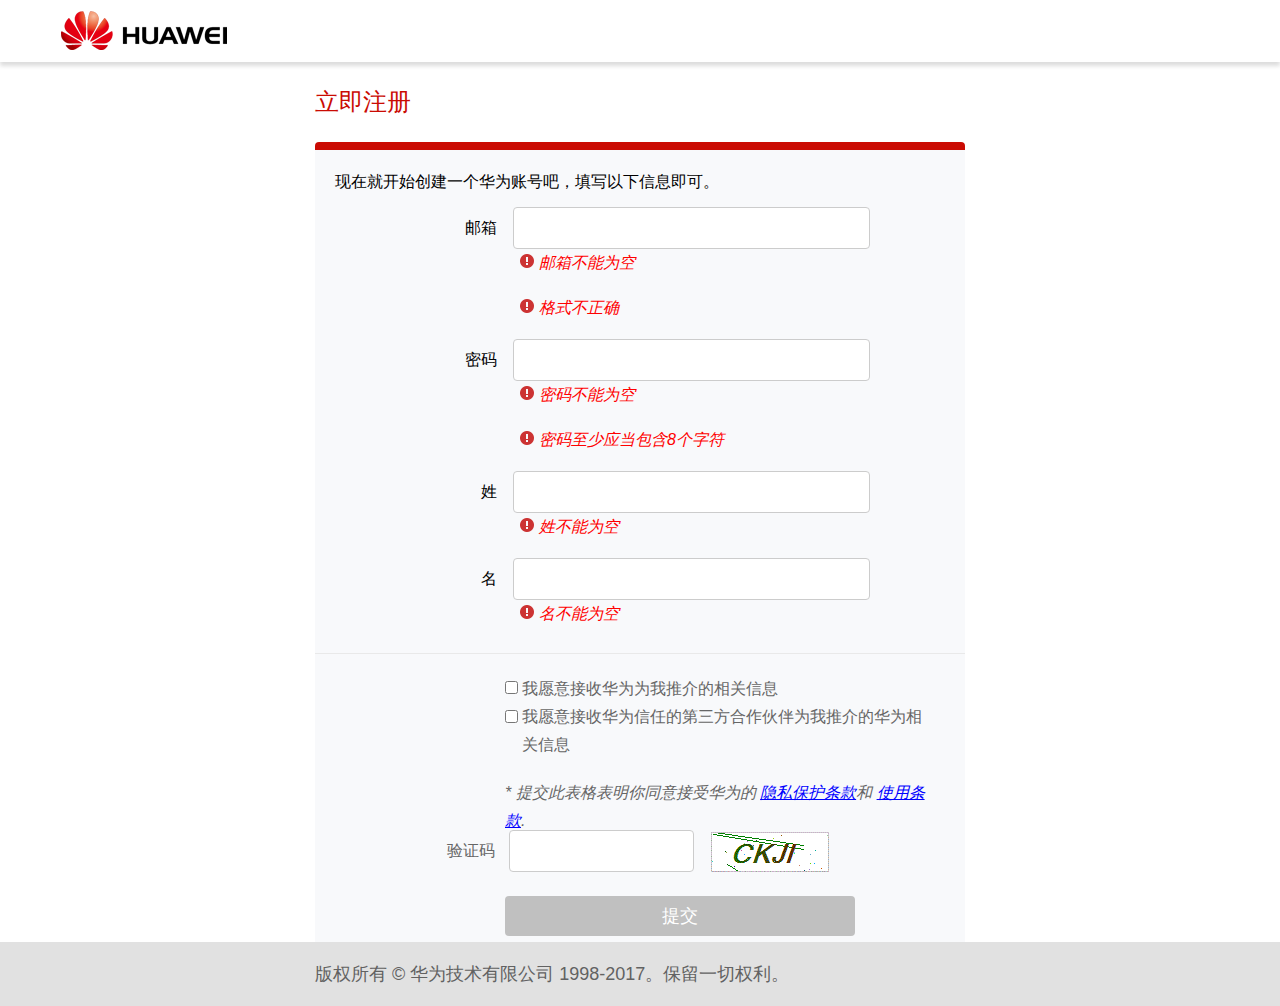
<file: huaweiIndex/zcIndex.html>
<!DOCTYPE html>
<html lang="en">

	<head>
		<meta charset="UTF-8">
		<title>创建网站账号 - 华为</title>
		<link rel="stylesheet" href="common.css">
		<script src="jquery-1.12.4.js"></script>
		<style>
			.top {
				height: 51px;
				padding-top: 11px;
				text-align: left;
				box-shadow: 0px 4px 4px #ddd;
			}
			
			.top-logo {
				width: 1200px;
				margin: 0 auto;
				padding-left: 40px;
			}
			
			.zcd {
				width: 650px;
				height: 880px;
				margin: 0 auto;
			}
			
			.zcd h3 {
				height: 80px;
				line-height: 80px;
				font-size: 24px;
				color: #ca0b03;
			}
			
			.box {
				/*box-sizing: border-box;*/
				background-color: rgb(248, 249, 251);
				border-radius: 4px;
				border-top: 8px solid #ca0b03;
				padding-top: 22px;
				padding-left: 20px;
				margin-bottom: 100px;
			}
			
			input {
				padding-left: 5px;
				font-size: 16px;
			}
			
			.box h5 {
				font-size: 16px;
				height: 35px;
			}
			
			.box h6 {
				display: inline-block;
				font-size: 16px;
				line-height: 40px;
				height: 40px;
			}
			
			.box .text input {
				height: 40px;
				width: 350px;
				border: 1px solid #ccc;
				border-radius: 4px;
			}
			
			.text {
				padding-left: 130px;
			}
			
			.text span {
				display: block;
				height: 45px;
				line-height: 27px;
				margin-left: 50px;
				font-style: italic;
				color: red;
			}
			
			.text input {
				margin-left: 12px;
			}
			
			.name {
				padding-left: 16px;
			}
			
			span i {
				display: inline-block;
				width: 14px;
				height: 14px;
				background: url(images/icon_error.png);
				margin: 0 5px;
			}
			
			.box hr {
				margin-left: -20px!important;
				color: #ccc;
			}
			
			.check {
				padding-top: 13px;
				padding-left: 170px;
				font-size: 16px;
				color: #666;
			}
			
			.check .iagree {
				width: 430px;
			}
			
			.check P {
				display: inline-block;
				width: 415px;
				height: 28px;
				line-height: 28px;
			}
			
			.rangnidong {
				position: relative;
				top: -27px;
			}
			
			.check .change {
				margin-top: 25px;
				width: 440px;
				font-style: italic;
				height: 40px;
			}
			
			.change a {
				color: blue;
				text-decoration: underline;
			}
			
			.yz {
				margin-left: -58px;
				height: 66px;
			}
			
			.yz input {
				height: 40px;
				width: 178px;
				border: 1px solid #ccc;
				border-radius: 4px;
				margin: 0 10px;
			}
			
			.tj {
				width: 350px;
				height: 40px;
				line-height: 40px;
				background-color: silver;
				border-radius: 4px;
				text-align: center;
				cursor: default;
			}
			
			.tj a {
				display: inline-block;
				width: 350px;
				height: 40px;
				color: #fff;
				font-size: 18px;
				cursor: no-drop;
			}
			
			.tjz {
				height: 90px;
			}
			
			.copy {
				height: 64px;
				line-height: 64px;
				background-color: rgb(225, 225, 225);
				font-size: 18px;
				color: #626262;
			}
			
			.jz {
				width: 650px;
				margin: 0 auto;
			}
			
			.email {
				height: 132px;
			}
			
			.password {
				height: 132px;
			}
			
			.lastname {
				height: 87px;
			}
			
			.firstname {
				height: 87px;
			}
		</style>
		<script type="text/javascript">
			$(function() {
				var emaiExp = /^[a-zA-Z0-9_-]+@[a-zA-Z0-9_-]+(\.[a-zA-Z0-9_-]+)+$/;
				var psExp = /^\w{8,}$/;
				var f1, f2, f3, f4, f5, f6, f7;
				$("#email").blur(function() {
					if(emaiExp.test($(this).val())) {
						$(this).next().hide().next().text("邮箱格式正确").css("color", "yellowgreen");
						f1 = true;
					} else {
						$(this).next().show().html("<i></i>格式不正确").next().html("<i></i>请重新输入").css("color", "")
						f1 = false;
					}
					ccc();
				});
				$("#password").blur(function() {
					if(psExp.test($(this).val())) {
						$(this).next().hide().next().text("密码格式正确").css("color", "yellowgreen");
						f2 = true;
					} else {
						$(this).next().show().html("<i></i>密码格式或者长度不正确").next().html("<i></i>请重新输入").css("color", "")
						f2 = false;
					}
					ccc();
				});
				$("#lastName").blur(function() {
					var tempArr = $(this).val().split("");
					var flag = false;
					console.log(tempArr);
					for(var i = 0; i < tempArr.length; i++) {
						console.log(tempArr[i]);
						if(tempArr[i] == "!" || tempArr[i] == " ") {
							flag = true;
							break;
						}
					}
					if(flag == true) {
						$(this).next().show().html("<i></i>不能含有特殊字符");
						f3 = false;
					} else if($(this).val() != "") {
						$(this).next().hide();
						f3 = true;
					} else {
						$(this).next().show().html("<i></i>姓不能为空");
						f3 = false;
					}
					ccc();
				});
				$("#firstName").blur(function() {
					var tempArr = $(this).val().split("");
					var flag = false;
					console.log(tempArr);
					for(var i = 0; i < tempArr.length; i++) {
						console.log(tempArr[i]);
						if(tempArr[i] == "!" || tempArr[i] == " ") {
							flag = true;
							break;
						}
					}
					if(flag == true) {
						$(this).next().show().html("<i></i>名不能含有特殊字符");
						f4 = false;
					} else if($(this).val() != "") {
						$(this).next().hide();
						f4 = true;
					} else {
						$(this).next().show().html("<i></i>名不能为空");
						f4 = false;
					}
					ccc();
				});
				$("#yzm").blur(function() {
					if(/^ckji$/i.test($(this).val())) {
						f7 = true;
					} else {
						f7 = false;
					}
					ccc();
				});
				$("input:checkbox").click(function() {
					if($("input:checked").length == $("input:checkbox").length) {
						f5 = true;
						f6 = true;
					} else {
						f5 = false;
						f6 = false;
					}
					ccc();
				})
				
				$("input").keyup(function(){
					if(/^ckji$/i.test($("#yzm").val())) {
						f7 = true;
					} else {
						f7 = false;
					}
					ccc();
				})
				
				
				function ccc() {
					if(f1 && f2 && f3 && f4 && f5 && f6 && f7) {
						$(".tj").css("background-color", "red");
						$(".tj a").css("cursor", "pointer")
					} else {
						$(".tj").css("background-color", "");
						$(".tj a").css("cursor", "")
					}
				}
			})
		</script>
	</head>

	<body>
		<!--top-->
		<div class="top">
			<div class="top-logo">
				<img src="images/logo_new.png" alt="">
			</div>
		</div>
		<!--banner-->
		<div class="banner">
			<form action="">
				<div class="zcd">
					<h3>立即注册</h3>
					<div class="box">
						<h5>现在就开始创建一个华为账号吧，填写以下信息即可。</h5>
						<div class="text">
							<div class="email">
								<h6>邮箱</h6>
								<input type="text" id="email">
								<span><i></i>邮箱不能为空</span>
								<span><i></i>格式不正确</span>
							</div>
							<div class="password">
								<h6>密码</h6>
								<input type="password" id="password">
								<span><i></i>密码不能为空</span>
								<span><i></i>密码至少应当包含8个字符</span>
							</div>
							<div class="lastname">
								<h6 class="name">姓</h6>
								<input type="text" id="lastName">
								<span><i></i>姓不能为空</span>
							</div>
							<div class="firstname">
								<h6 class="name">名</h6>
								<input type="text" id="firstName">
								<span><i></i>名不能为空</span>
							</div>
						</div>
						<hr style="border:0;background-color:rgb(233,233,233);height:1px;" />
						<div class="check">
							<input type="checkbox" id="check1">
							<p class="iagree">我愿意接收华为为我推介的相关信息</p>
							<input type="checkbox" class="rangnidong" id="check2">
							<p>我愿意接收华为信任的第三方合作伙伴为我推介的华为相关信息</p>
							<p class="change">* 提交此表格表明你同意接受华为的
								<a href="javascript:;">隐私保护条款</a>和
								<a href="javascript:;">使用条款</a>.</p>

							<div class="yz">
								<h6>验证码</h6>
								<input type="text" id="yzm">
								<img src="images/yzm.png" alt="">
							</div>
							<div class="tjz">
								<div class="tj">
									<a href="">提交</a>
								</div>
							</div>
						</div>
					</div>

				</div>
			</form>
		</div>
		<!--footer-->
		<div class="copy">
			<div class="jz">
				<p>版权所有 © 华为技术有限公司 1998-2017。保留一切权利。</p>
			</div>
		</div>
	</body>

</html>
</file>
<file: css/common.css>
body,ul,ol,dl,input,h1,h2,h3,h4,h5,h6,p,dt,dd {
    margin:0;
    padding:0;
}
h1,h2,h3,h4,h5,h6 {
	font-weight: 400;
}
body {
	font-size: 12px;
	font-family: "microsoft yahei";
	background: #f5f5f5;
}
img {
	border: none;
	vertical-align: middle;
}
li {
	list-style: none;
}
a {
	text-decoration: none;
	color: inherit;
}
a:hover {
	opacity: 0.8;
}
.w {
	width: 1200px;
	margin: 0 auto;
}
.fl {
	float: left;
}
.fr {
	float: right;
}
.clearfix:before,
.clearfix:after  {
	content: "";
	display: table;
	clear: both;
}
</file>
<file: css/index.css>
.top {
	height: 90px;
	position: relative;;
	z-index: 999;
	/*width: 1903px;*/
	/*margin: 0 auto;*/
	overflow: hidden;
	margin-left: -952px;
	left: 50%;
}
.top_box {
	overflow: hidden;
}
body {
	/*overflow: hidden;*/
}
.mouseShadow{
	box-shadow: 2px 2px 4px 0px #ccc;
}
.top .w,
.foot_banner .w
 {
	position: relative;;
}
.top .close{
	position: absolute;
	top: 10px;
	right: 220px;
	font-size: 30px;
	z-index: 1;
	cursor: pointer;
}
.foot_banner .close
 {
	position: absolute;
	top: 10px;
	right: 20px;
	font-size: 30px;
	z-index: 1;
	cursor: pointer;
}
.foot_banner {
	height: 136px;
	width: 1200px;
	position: fixed;
	bottom: 0;
	z-index: 999;
	left: 50%;
	margin-left: -600px;
	display: none;
}
.foot_banner a{
	opacity: 0.9;
}
.foot_banner a:hover{
	opacity: 1;
}
.top_nav {
	height: 30px;
	line-height: 30px;
	background-color: #fff;
}
.top_nav a {
	color: #666;
}
.top_nav a:hover {
	color: #ca141d;
}
.top_nav .fl>li {
	float: left;
}
.top_nav .fr li {
	float: right;
}
.nav_more {
	position: relative;
	height: 22px;
	display: inline-block;
	/*padding: 2px 12px 10px 8px;*/
	left:-12px;
	border: 1px solid white;
	z-index: 2;
}

.nav_more:hover{
	background-color: white;
	border: 1px solid #EEE;
	border-bottom: 1px solid #FFF;
	z-index: 2;
	box-shadow: 0px -4px 4px 0 #ccc;
}
.nav_more>a {
	padding-bottom: 10px;
	padding-left: 10px;
	padding-right: 14px;
	width: 30px;
	position: relative;
	z-index: 2;
	background-color: white;
}
.nav_more>a::after{
width: 0;
height: 0;
border-top: 6px solid #999;
border-left: 4px solid transparent;
border-right: 4px solid transparent;
content: "";
display: block;
position: absolute;
top: 2px;
right: 0px;
}
.nav_more>a:hover::after{
	border-top: none 0;
	border-bottom: 6px solid #999;
}
.nav_more_show {
	width: 150px;
	background-color: white;
	text-align: center;
	padding: 0 10px;
	position: absolute;
	left: -99px;
	top:24px;
	display: none;
	border: 1px solid #eee;
	z-index: 1;
}

.nav_more:hover .nav_more_show{
	display: block;
	box-shadow: 0px 2px 4px 0 #ccc;
}
.nav_more_show ul {
	border-bottom: 1px solid #CCCCCC;
}
.nav_more_show_img {
	padding-top: 20px;
	padding-bottom: 20px;
}
.top_nav .fr>li{
	float: left;
}
.shopcar {
	position: relative;
	padding-left: 22px; 
}
.shopcar::before{
	content: "";
	display: block;
	width: 14px;
	height: 14px;
	background:  url(../img/icon-header.png) 0 0 no-repeat;
	position: absolute;
	top: 2px;
}
li.border {
	width: 1px;
	height: 12px;
	background-color: #ccc;
	margin:0 10px;
	margin-top: 9px;
}
.logo_nav{
	height: 50px;
	background-color: #fff;
	font-size: 16px;
}
.logo_nav_left ul{
	margin-top: 12px;
}
.logo_nav_left ul li {
	margin-right: 16px;
	color: #3A3A3A;
	height: 26px;
}
.logo_nav_left ul li:first-child {
	border-bottom: 2px solid #ca141d;
}
.logo_nav_left ul li:hover{
	border-bottom: 2px solid #ca141d;
}
.logo_nav_left ul li a:hover {
	color: #ca141d;
}
.logo_nav_right input{
	outline:none;
	border: none;
	border-bottom: 1px solid #ccc;
	width: 300px;
	height: 35px;
	position: relative;
}
.logo_nav_right::after {
	content: "";
	display: block;
	width: 20px;
	height: 24px;
	background: url(../img/icon-header.png) 0 -26px no-repeat;
	position: absolute;
	top: 10px;
	right: 6px;
	cursor: pointer;
}
.banner {
	overflow: hidden;
}
.banner_box {
	/*width: 1903px;*/
	margin: 0 auto;
	height: 450px;
	position: relative;
	overflow: hidden;
	clear: both;
	left: 50%;
	margin-left: -954px;
}
.banner_scroll {
}
.banner_scroll .w {
	height: 450px;
	position: relative;
}
.banner_scroll ol {
	clear: both;
	position: absolute;
	bottom: 50px;
	left:50%;
	margin-left: 290px;
	position: relative;
	z-index: 1000;;
}
.banner_scroll ol li{
	position: relative;
	width: 10px;
	height: 10px;
	border: 1px solid rgba(255,255,255,0.5);
	border-radius: 66%;
	float: left;
	margin-right: 30px;
	z-index: 1000;
	cursor: pointer;
}
.active{
	background-color: rgba(255,255,255,0.5) !important;
}
.banner .w{
	position: relative;
}

.banner_nav {
	width: 240px;
	height: 450px;
	background-color: rgba(0,0,0,0.6);
	font-size: 14px;
	color: #ccc;
	z-index: 999;
	position: absolute;
	top: -450px;
}

.banner_nav li{
	height: 75px;
	padding: 10px;
	box-sizing: border-box;
	/*position: relative;*/
}
.banner_nav li:hover {
	background-color: rgba(0,0,0,0.3);
}

.banner_nav li>span {
	float: right;
	font-size: 20px;
}
.banner_nav li h3 {
	font-size: 16px;
	color: white;
}
.banner_nav li a:hover {
	color: white;
}
.banner_nav li:hover .detail{
	display: block;
}
.detail{
	position: absolute;
	left: 240px;
	top: 0;
	height: 449px;
	border-top: 1px solid #ccc;
	width: 650px;
	background-color: white;
	display: none;
}
.detail_top {
	height: 74px;
	border-bottom: 1px solid #ddd;
	line-height: 74px;
	color: #D81B24;
}
.detail a{
	margin-left: 24px;
}
.detail_center {
	height: 119px;
	border-bottom: 1px solid #ddd;
}
.detail .detail_bottom li{
	margin: 0;
	padding: 0;
	float: left;
	display: inline-block;
	height: 254px;
	width: 25%;
	box-sizing: border-box;
	border-left: 1px solid #ddd;
	background-color: #fff;	
	text-align: center;
	line-height: 2;
}
.detail .detail_bottom img{
	width: 100px;
	margin-bottom: 10px;
}
.detail .detail_center a {
	display: inline-block;
	margin-top: 24px;
	color: #333;
}
.banner_nav .detail a:hover{
	color:#D81B24 ;
}
.banner {
	/*background: url(../img/20171031232614904.jpg) repeat;*/
	height: 450px;
	background-color: #bfc;
}

.banner_scroll {
	height: 450px;
	position: absolute;
	z-index: 1;
}
.banner_scroll ul li {
	position: absolute;
}
.banner_scroll a:hover{
	opacity: 1;
}
.login {
	height: 98px;
	width: 1198px;
	border: 1px solid #ccc;
	margin: 0 auto;
	background-color: white;
}
.l{
	width: 288px;
	margin: 13px 0;
	position: relative;
	border-right: 1px solid #ccc;
}
.l .tx {
	background-image: url(../img/img_not_logged_in.png);
	background-size: contain;
	height: 59px;
	width: 59px;
	margin: 7px 20px;
}
.l .info {
	margin-top: 7px;
	color: #666;
}
.l .info p a {
	text-decoration: underline;
	color: black;
}
.l .info  p a:hover {
	color: red;
}
.login_box span {
	border: 1px solid red;
	padding: 0 2px;
	color: red;
	display: inline-block;
	margin-top: 5px;
	margin-right: 5px;
}
.login_box span:hover {
	background-color: red;
	color: white;
	border: 1px solid white;

}
.c{
	width: 603px;
	
}
.c li{
	padding-top: 20px;
	float: left;
	width: 100px;
	text-align: center;
	height: 80px;
	
}
.c li a{
	display: block;
}
.c li:nth-child(1) .a {
	display: inline-block;
	width: 40px;
	height: 40px;
	background-image: url(../img/6810c857283474daa3503052546483b1.png);
}
.c li:nth-child(2) .a {
	display: inline-block;
	width: 40px;
	height: 40px;
	background-image: url(../img/6810c857283474daa3503052546483b1.png);
	background-position: -40px;
}
.c li:nth-child(3) .a {
	display: inline-block;
	width: 40px;
	height: 40px;
	background-image: url(../img/6810c857283474daa3503052546483b1.png);
	background-position: -80px;
}
.c li:nth-child(4) .a {
	display: inline-block;
	width: 40px;
	height: 40px;
	background-image: url(../img/6810c857283474daa3503052546483b1.png);
	background-position: -120px;
}
.c li:nth-child(5) .a {
	display: inline-block;
	width: 40px;
	height: 40px;
	background-image: url(../img/6810c857283474daa3503052546483b1.png);
	background-position: -160px;
}
.c li:nth-child(6) .a {
	display: inline-block;
	width: 40px;
	height: 40px;
	background-image: url(../img/6810c857283474daa3503052546483b1.png);
	background-position: -200px;
}
.r {
	width: 302px;
	border-left: 1px solid #ccc;
	height: 98px;
}
.r .r_top {
	height: 50px;
	border-bottom: 1px solid #ccc;
}
.r .r_bottom{
	height: 50px;
	box-sizing: border-box;
	position: relative;
    top: 0px;
}
.r .r_bottom a{
	float: left;
	width: 80px;
	line-height: 50px;
	margin-left: 20px;
}
.r .r_bottom a:nth-child(1) em {
	display: inline-block;
	width: 20px;
	height: 20px;
	background-image: url(../img/6810c857283474daa3503052546483b1.png);
	background-position: -240px 5px;
}

.r .r_bottom a:nth-child(2) em {
	display: inline-block;
	width: 20px;
	height: 20px;
	background-image: url(../img/6810c857283474daa3503052546483b1.png);
	background-position: -260px 3px;
}
.r_top_fl {
	width: 40px;
	height: 20px;
	background-image: url(../img/icon-common.png);
	background-position: -13px -213px;
	position: relative;
	top: 20px;
	left: 20px;
	
}
.r_top>a:first-child{
	display: inline-block;
	width: 60px;
	height: 40px;
	float: left;
}
.r_top_right {
	width: 242px;
	height: 48px;
	
}
.r_top_fr {
	float: right;
	width: 242px;
	height: 48px;
	overflow: hidden;
	text-indent: 10px;
	left: 55px;
	top: 10px;
}
.r_bottom{
	position: relative;
}
.r .r_bottom a:nth-child(3) em {
	display: inline-block;
	width: 20px;
	height: 20px;
	background-image: url(../img/6810c857283474daa3503052546483b1.png);
	background-position: -280px 3px;
}
/*登录处公共轮播*/
.r_top_fr ul li a{
	line-height: 3.1;
}
.r_top_fr ul {
	position: absolute;
	top: 0px;
}
.r_top {
	position: relative;
}
.r_top_fr {
	position: absolute;
}
.goods {
	margin-top: 10px;
	height: 160px;
}
.goods  li{
	float: left;
	height: 160px;
	margin-right: 12px;
}
.goods  li:last-child {
	margin-right: 0;
}
.hot_goods {
	line-height: 1.8;
}
.hot_goods>h3 {
	font-size: 24px;
	margin: 24px 0 16px ;
}
.hot_goods .left {
	margin-right: 8px;
}
.hot_goods .right {
	width: 960px;
	margin-top: -8px;
}
.hot_goods .right li {
	float: left;
	width: 232px;
	height: 290px;
	text-align: center;
	background-color: white;
	margin-top: 8px;
	margin-right: 10px;
	position: relative;
}
.hot_goods .right li:nth-child(4),
.hot_goods .right li:nth-child(8){
	margin-right: 0;
}
.hot_goods .right img {
	width: 160px;
	margin: 24px 0 ;
}
.des {
	color: #666666;
}
.price {
	color: red;
	font-family: arial;
	font-size: 14px;
}
.hot_goods .right li:hover {
	position: relative;
	top: 2px;
	box-shadow: 2px 2px 2px 2px #999;
}
.tag {
	position: absolute;
	top: 120px;
	left: 160px;
}
.hot_goods .right .tag img{
	width: 50px;
}
.jingpin {
	overflow: hidden;
	line-height: 1.8;
}
.jingpin>h3{
	font-size: 24px;
	margin: 24px 0 16px ;
}
.jingpin .right li {
	float: left;
	width: 218px;
	height: 290px;
	text-align: center;
	background-color: white;
	margin-top: 8px;
	border-left: 1px solid #eee;
	position: relative;
}
.jingpin .right li:first-child {
	border-left: 0 none;
}
.jingpin .right {
	width: 3000px;
	position: absolute;
}
.jingpin .right li img{
	width: 160px;
	margin: 24px 0;
}
.jingpin .hd .la {
	background: url(../img/left.png);
	background-position: 1px 1px;
	position: absolute;
	top: 110px;
	left: 0;
	width: 20px;
	height: 74px;
	z-index: 999;
	cursor: pointer;
	opacity: 0.6;
}
.jingpin .hd .ra {
	background: url(../img/right.png);
	position: absolute;
	top: 110px;
	right: 0;
	width: 20px;
	height: 74px;
	z-index: 999;
	cursor: pointer;
	opacity: 0.6;
}
.hd{
	height: 290px;
	position: relative;
}
.phone {
	
}
.phone>div{
	margin-top: 24px;
	margin-bottom: 16px;
}
.phone>div h3{
	font-size: 24px;
	color: #333333;
	margin-right: 40px;
}
.phone .more {
	font-size: 16px;
	color: #999;
	line-height: 40px;
}
.phone .more li{
	float: left;
	margin-right: 20px;
	height: 35px;
	box-sizing: border-box;	
}
.phone .more li:hover {
	border-bottom: 2px solid red;
}
.phone .more p{
	color: #666666;
	margin-right: 10px;
	font-size: 18px;
	line-height: 30px;
}
.phone>ul{
	position: relative;
	left: -10px;	
}
.phone>ul li{
	float: left;
	width: 290px;
	height: 350px;
	margin-left: 10px;
	background-color: white;
	text-align: center;
	margin-top: 10px;
	position: relative;
}
.phone>ul>li>a>div{
	position: relative;
}
.phone>ul>li>a>div .tag{
	
}
.phone>ul li .tag img{
	width: 50px;
}
.phone>ul li img {
	width: 160px;
	margin: 40px;
}
.phone>ul li p{
	line-height: 2;
}


.smart .hd .right li {
	float: left;
	width: 218px;
	height: 290px;
	text-align: center;
	background-color: white;
	margin-top: 8px;
	border-left: 1px solid #eee;
	position: relative;
}
.smart .hd .right li:first-child {
	border-left: 0 none;
}
.smart .hd .right {
	width: 3000px;
	position: relative;
}
.smart .hd .right li img{
	width: 160px;
	margin: 24px 0;
}
.smart .hd .right li h3{
	font-size: 14px;
	margin: 0 auto;
}
.smart .hd .la {
	background: url(../img/left.png);
	background-position: 1px 1px;
	position: absolute;
	top: 110px;
	left: 0;
	width: 20px;
	height: 74px;
	z-index: 999;
	cursor: pointer;
	opacity: 0.6;
}
.smart .hd .ra {
	background: url(../img/right.png);
	position: absolute;
	top: 110px;
	right: 0;
	width: 20px;
	height: 74px;
	z-index: 999;
	cursor: pointer;
	opacity: 0.6;
}
.smart .hd{
	height: 290px;
	position: relative;
	top: -20px;
	overflow: hidden;
}
.ad{
	margin: 10px 0 50px;
}
.ad .w img{
	width: 1200px;
}
.txt {
	color: #333;
	text-align: center;
	background-color: #eee;
}
.txt .a{
	float: left;
	width: 300px;
	font-size: 18px;
	position: relative;
	height: 50px;
}
.txt .a a{
	display: inline-block;
}
.txt .a  span{
	display: inline-block;
	width: 47px;
	height: 47px;
	top: 15px;
	left:-5px;
	position: relative;
}
.txt .a:nth-child(1) span{
	background: url(../img/icon-common.png) 0 -150px;
}
.txt .a:nth-child(2) span {
	background: url(../img/icon-common.png) -94px -150px;
}
.txt .a:nth-child(3) span {
	background: url(../img/icon-common.png) -141px -150px;
}
.txt .a:nth-child(4) span {
	background: url(../img/icon-common.png) -47px -150px;
}
.txt .a em{
	font-style: normal;
}
.txt>.w>div{
	padding-top: 80px;
	padding-bottom: 100px;
	border-bottom: 1px solid #BBBBBB;
}
.bottom_nav {
	background-color: #eee;
}
.bottom_nav  p{
	width: 20px;
	height: 2px;
	background-color: #999;
	margin-top: 30px;
	margin-bottom: 10px;
}
.bottom_nav dl{
	width: 156px;
	margin-bottom: 20px;
}
.bottom_nav dt{
	font-size: 14px;
	color: #333;
	margin-bottom: 16px;
}
.bottom_nav dd{
	font-size: 12px;
	color: #666;
	line-height: 24px;
}
.telnum {
	width: 240px;
	padding-left: 20px;
	font-family: arial,"微软雅黑";
}
.telnum>div{
	margin-top: 30px;
	height: 172px;
	border-left: 1px solid #ccc;
	padding-left: 30px;
}
.telnum h3{
	margin-top: 20px;
	font-size: 24px;
	color: #333;
}
.telnum h6{
	margin: 12px 0;
	color: #666;
}
.telnum a{
	display: block;
	width: 160px;
	height: 35px;
	background-color: white;
	margin-bottom: 10px;
	border-radius: 4px;
	text-align: center;
}
.telnum span{
	display: inline-block;
	text-align: center;
	font-size: 14px;
}
.telnum span>span{
	background: white url(../img/icon2.png) -300px 0 no-repeat;
	display: inline-block;
	width: 25px;
	height: 22px;
	position: relative;
	top: 9px;
	left: -8px;
}
.telnum .s2{
	background-position:-383px 0 ;
	top: 6px;
}
.copy{
	height: 97px;
	background-color: #e6e6e6;
	padding-top: 24px;
	padding-bottom: 136px;
}
.copy .bottom_logo{
	margin-top: 12px;
	margin-right: 40px;
}
.copy .left {
	line-height: 1.5;
	color: #666;
}
.copy .left a:hover{
	color: #ca151d;
}
.copy .right{
	margin-top: 10px;
}
.copy .right img{
	width: 70px;
}
.phone_1{
	background-image: url(../img/1509463846454.jpg);
	width: 290px;
	height: 350px;

}
.notebook_1 {
	background-image: url(../img/1496806719360.jpg);
	width: 290px;
	height: 350px;
}
.watch_1 {
	background-image: url(../img/1510043740940.jpg);
	width: 290px;
	height: 350px;
}
.smart .smart_1 {
	background-image: url(../img/1509586851955.jpg);
	width: 588px;
	height: 350px;
}

.smart .smart_li{
	width: 588px;
}
.phone .pinpaipj_li{
	width: 588px;
}
.phone .pinpaipj_1{
	background-image: url(../img/1510228144934.png);
	height: 350px;
	width: 588px;
}
.logo_nav_right {
	position: relative;
	display: inline-block;
}
.logo_nav_right>div{
	position: absolute;
	right: 40px;
	top: 10px;
}
.logo_nav_right a{
	display: inline-block;
	background-color: #ddd;
	color: #999;
	float: left;
	padding:0 2px;
	font-size: 12px;
}
.logo_nav_right a:last-child {
	margin-left: 20px;
}
.logo_nav_right a:hover {
	color: #ca141d;
}
/*窗口固定定位集合*/
.right_nav {
	position: fixed;
	right: -100px;
	top:30%;
	line-height: 4;
}
.right_nav_line {
	width: 100px;
	height: 2px;
	background-color: #ca141d;
	position: relative;
	top: 35px;
}
.right_nav li {
	clear: both;
	margin-top: 40px;
}
.right_nav_h a{
	position: relative;
	clear: both;
}
.right_nav_h a span{
	display: inline-block;
	float: right;
	height: 12px;
	position: relative;
	color: #999;
}
.go_top {
	position: fixed;
	right: 10px;
	bottom: 90px;
	display: none;
}
.go_top a{
	display: inline-block;
	border-radius: 66%;
	width: 40px;
	height: 40px;
	background-color: #666666;
	color: white;
	text-align: center;
	line-height: 40px;
}
.help {
	position: fixed;
	right:10px;
	bottom: 40px;
}
.help a{
	float: right;
	width: 40px;
	height: 40px;
	margin-left: 6px;
	border-radius: 66%;
	background-color: #999;
}
.help a:after {
	display: none;
	content: "";
	width: 40px;
	height: 17px;
	background: url(../img/icon-common.png) 0 -197px;
}
.help:hover a:after{
	display: block;
}
.help a:nth-child(2):after {
	background: url(../img/icon-common.png) -40px -197px;
}
.help a:nth-child(3):after {
	background: url(../img/icon-common.png) -80px -197px;
}
.help a span{
	display: inline-block;
	width: 15px;
	height: 27px;
	margin-left: 12px;
	margin-top: 9px;
	background: url(../img/icon-common.png) -168px 0 no-repeat;
}
.help a:nth-child(2) span {
	background: url(../img/icon-common.png) -151px 0 no-repeat;
}
.help a:nth-child(3) span {
	background: url(../img/icon-common.png) -136px 0 no-repeat;
}
.help a:nth-child(2),
.help a:nth-child(3) {
	display: none;
}
.help a:hover {
	background-color: #333;
}
.help_move {
	position: relative;
	left: 6px;
}
</file>
<file: cq_huawei/index.css>
.topNav img {
    width: 100%;
    height: 100%;
    margin-bottom: 10px;
}
.w  li{
    /*display: inline-block;*/
    color: lightblue;
    float: left;
}
.w  .fl .Nav li{
    margin-right: 10px;
}

.w  .fr .Nav2 li {
    margin-left: 10px;
}
.w  li a:hover {
    color: lightblue;
}
.w .fr .Nav2 div {
    display: inline-block;
    width: 19px;
    height: 16px;
    background:  url("images/icon-common.png");
}


/*.w  .fl .hotNav .sJ {*/
    /*display: none;*/
/*}*/


.w .fl .hotNav {
    margin-top:50px;
}
.w .fl .hotNav a{
    color: #000;.w .fl .hotNav a
    font-size: 24px;
}
.w .fl .hotNav a:hover{
    color: lightblue;
    border-bottom: 2px solid lightblue;
    padding-bottom: 8px;
}
.w .fl .hotNav span{
    border-right: 1px solid #ccc;
    margin-right: -10px;
    margin-left: 15px;
}
.w .fl .hotNav li:nth-child(2){
    margin-right: 70px;
}
.w .fl .hotNav li {
    margin-right: 20px;
}
.w .fr input {
    width: 280px;
    border-bottom: 1px solid #ccc;
    margin-top: 50px;
    margin-bottom: 35px;
}
.w .fr span {
    display: inline-block;
    width: 20px;
    height: 20px;
    background: url("images/icon-common.png") 0px -26px;
    /*border-bottom: 2px solid #ccc;*/
}
.Banner .pic li  {
    width: 100%;
    height: 455px;
}
.Banner .pic img {
    width: 100%;
    height: 450px;
    margin-bottom: 60px;
}
.banner {
    box-shadow: 0px 0px 5px 5px #e6ecf7;
}
.rongY {
    height: 54px;
    overflow: hidden;
    margin-bottom: 20px;
}
.shu {
    width: 8px;
    height: 35px;
    background-color: #00b5e2;
    border-radius: 90px;
    float: left;
    margin-left: 20px;
    margin-top: 20px;
}
.Pin h3 {
    display: inline-block;
    float: left;
    margin-top: 20px;
    margin-left: 10px;
    font-size: 25px;
    color: #000;
}
.banner .bKong ul {
    text-align: center;
    margin: 0 auto;
    width:96%;
    height: 420px;
}
.banner .bKong ul li {
    width: 230px;
    /*margin-top: 56px;*/
    padding-left: 50px;
    border: 1px solid #ccc;
}
.banner .bKong ul li img {
    margin-top: 30px;
}
.banner .bKong ul li:nth-child(1){
    border-right: 0;
    border-radius: 5px 0 0 5px;
}
.banner .bKong ul li:nth-child(2){
    border-right: 0;
}
.banner .bKong ul li:nth-child(3){
     border-right: 0;
 }
.banner .bKong ul li:nth-child(4){
    border-radius: 0 5px 5px 0;
}
.banner .bKong ul li img:nth-child(2){
    width: 100%;
    height: 100%;
}
.banner .bKong ul li h5{
    padding-top: 30px;
}
.banner .bKong ul li h6{
    padding-top: 10px;
}
.banner .bKong ul li p{
    padding-top:15px;
    padding-bottom: 15px;
}
.banner .bKong2 ul {
    box-shadow:0px 0px 5px #ccc;
    height: 198px;
    border: 1px solid #ccc;
    border-radius: 5px;
}
.banner .bKong2 ul li a {
    margin-right: 9px;
}
.banner1 {
    /*height: 700px;*/
    /*background: #ccc;*/
    box-shadow: 0px 0px 5px 5px #e6ecf7;
    margin-top: 50px;
    overflow: hidden;
    margin-bottom: 20px;
}
.banner1 .rongY1 {
    height: 54px;
    overflow: hidden;
    margin-bottom: 20px;
    position: relative;
}
.banner1 .shu1 {
    width: 8px;
    height: 35px;
    background-color: #00b5e2;
    border-radius: 90px;
    float: left;
    margin-left: 20px;
    margin-top: 20px;
}
.banner1 .Pin1 h3 {
    display: inline-block;
    float: left;
    margin-top: 20px;
    margin-left: 10px;
    font-size: 25px;
    color: #000;
}
.banner1 .Pin1 h4 {
    display: inline-block;
    float: left;
    margin-top: 20px;
    margin-left: 30px;
    font-size: 20px;
}
.banner1 .Pin1 h5 {
    float: right;
    margin-top: 20px;
    color: #000;
    font-size: 15px;
    margin-right: 30px;

}
.banner1 .Pin1 i {
    display: inline-block;
    width: 24px;
    height: 24px;
    background: url("images/icon1.png") 0 -342px;
    position: absolute;
    right: 0;
    top: 18px;
}
.banner1 .pic1 {
    width: 300px;
    display: inline-block;
    float: left;
}
.banner1 .pic1 a {
    margin-left: 20px;
}
.banner1 .fr img{
    width: 400px;
    padding-right: 20px;
}
.banner1 .fra img{
    width: 820px;
    padding-top: 20px;
    margin-bottom: 50px;
}





.Footer {
    background: #f0f0f0;
    height: 330px;
}
.w .footer li{
    margin-top: 50px;
    padding-right: 105px;
}
.w .footer ul {
    height: 130px;
    position: relative;
    border-bottom: 1px solid #ccc;
}
.w .footer ul i {
    width: 47px;
    height: 48px;
    display: inline-block;
    position: absolute;
}
.w .footer li a {
    color: #000;;
    font-size: 20px;
}
.w .footer .s1 {
    padding-left: 100px;

}
.w .footer .s1 i {
    background: url("images/icon-common.png") 0 -150px;
    top: 40px;
    left: 40px;
}
.w .footer .s2 i {
    background: url("images/icon-common.png") -46px -150px;
    top: 40px;
    left: 310px;
}
.w .footer .s3 i {
    background: url("images/icon-common.png") -93px -150px;
    top: 40px;
    left: 570px;
}
.w .footer .s4 i {
    background: url("images/icon-common.png") -140px -150px;
    top: 40px;
    left: 800px;
}
.w .footer .footer1 .l1 {
    margin-left: 50px;
}
.w .footer .footer1 .l2 {
    margin-left: 22px;
}
.w .footer .footer1 .l3 {
    margin-left: 38px;
}
.w .footer .footer1 .l4 {
    margin-left: 14px;
}
.w .footer .footer1 div {
    display: inline-block;
    width: 35px;
    border-bottom: 3px solid #ccc;
    margin-top: 50px;
    margin-right: 110px;
}
.w .footer dl {
    float: left;
    padding-right: 90px;
    margin-top: 20px;
}
.w .footer dl dt{
    font-size: 14px;
}
.w .footer dl a{
    color: #666666;
    font-size: 12px;
}
.w .footer .dl1{
    margin-left: 50px;
}
.w .footer .last {
    border-right: 1px solid #ccc;
}


.Footer .w .footer h4{
    width: 100px;
    padding-bottom: 10px;
}
.Footer .w .footer p{
    font-size: 12px;
    width: 100px;
}
.Footer .w .footer .K1{
    width: 100px;
    height: 30px;
    border: 1px solid #ccc;
    background: #fff;
    margin-bottom: 5px;
    margin-top: 5px;
    border-radius: 5px;
    text-align: center
}
.Footer .w .footer .K1  a {
    font-size: 12px;
}
.Footer .w .footer .K2{
    width: 100px;
    height: 30px;
    border: 1px solid #ccc;
    background: #fff;
    border-radius: 5px;
    text-align: center;
}
.Footer .w .footer .K2 a {
    font-size: 12px;
}
.Last {
    height: 135px;
    background: #ccc;
}
.Last .lastPic {
    display: inline-block;
}
.Last .lastPic img {
    margin-top: -50px;
}
.Last .lastWz{
    display: inline-block;
    margin-left: 60px;
    margin-top: 40px;
}
.Last .lastWz p {
    color: #bbaaa4;
    font-size: 14px;
    padding-top: 5px;
}
.Last .fr {
    margin-top: 70px;
}
.Last .fr img {
    width: 70px;
    height: 25px;
}


.wwwww{
	width: 1200px;
	margin: 0 auto;
}
</file>
<file: cq_huawei/common.css>
/*��ʼ��*/
body,ul,li,dl,dt,dd,p,span,h1,h2,h3,h4,h5,h6,button,input{
    margin: 0;
    padding: 0;
}
body {
    font: 16px arial,"microsoft yahei";
    color: #333;
//background-color: #ccc;
}
h1,h2,h3,h4,h5,h6 {
    font-weight: 400;
}
ul {
    list-style: none;
}
img {
    border: 0 none;
    vertical-align: middle;
}
input,button {
    border: none;
    outline-style: none;
}
i {
    font-style: normal;
}
.w {
    width: 1200px;
    margin: 0 auto;
}
a {
    font-weight: 400;
    text-decoration: none;
    color: #a4a4a4;
}
/*a:hover {*/
/*color: lightblue;*/
/*}*/
.fl {
    float: left;
}
.fr {
    float: right;
}
.clearfix:before,.clearfix:after {
    content:"";
    display: table;
}
.clearfix:after {
    clear: both;
}
</file>
<file: ht_hw11/common.css>
body, h1, h2, h3, h4, h5, h6, p, ul, input {
    margin: 0;
    padding: 0;
}
body {
    font-family:arial,"microsoft yahei";
}
h1, h2, h3, h4, h5, h6 {
    font-weight:300;
}
li {
    list-style: none;
}
a {
    text-decoration: none;
    color: #ccc;
}
img {
    border:0 none;
    vertical-align: top;
}
input {
    border:0 none;
}
.w {
    width: 1200px;
    margin:0 auto;
}
.fl {
    float: left;
}
.fr {
    float: right;
}
.clearfix:before,.clearfix:after {
    content: '';
    display: table;
}
.clearfix:after {
    clear: both;
}
</file>
<file: ht_hw11/index.css>
body {
    overflow-x: hidden;
    height: 7800px;
    background: url(images/de7345de-bcec-4926-94b4-c153f07ef465.jpg) no-repeat center center;
}

.top-nav {
    height: 86px;
    background: url(images/59a491aa-6a09-47c1-b8e4-c0541c40e01b.png) no-repeat center center;

}
.top-nav .as {
    margin-right:100px;
    height: 68px;
}
.top-nav a {
    float: right;
    padding: 36px 14px 0;
    font-size: 16px;
    color: #fff;
}
.top-nav a:nth-child(1), .top-nav a:nth-child(4) {
    line-height:15px;
}
.top-nav a:hover {
    text-decoration: underline;
    color: rgb(171,160,166);
}
.f {
    height: 658px;
}
.uhj {
    height: 221px;
}
.uh a {
    display: inline-block;
    width: 1920px;
    height: 221px;
}
.pic,.uh,.bqh,.jp_pic,.shiyi {
    position: absolute;
    left: 50%;
    margin-left: -960px;
}
.uhj li {
    float: left;
}
/*售卖导航部分*/
.nav {
    height: 55px;
    background-color: #573c5b;
}
.nav ul {
    height: 55px;
}
.fixed {
    position: fixed;
    top: 0;
    left: 0;
    z-index: 999;
    width: 100%;
}
.nav ul li {
    float: left;
}
.nav a {
    display: inline-block;
    width: 240px;
    line-height: 55px;
    text-align: center;
    font-size: 18px;
}
.yellow {
    background-color: #fff;
    color: rgb(187,141,56);
}
.nav a:hover {
    background-color: #fff;
    color: rgb(187,141,56);
}
/*本期亮点*/
.bq {
    height: 3350px;
}
.bqp {
    height: 440px;
}
/*精选数码*/
.hpm {
    height: 209px;
    width: 588px;
    background-color: #fff;
    margin-bottom: 20px;
}
.m_pic {
    margin-top:20px;
    margin-left: 15px;
    cursor: pointer;
}
.xin img {
    margin-right: 10px!important;
    margin-left: 10px;
}
.m_pic img {
    height: 157px;

}
.m_txt {
    position: relative;
    float: right;
    box-sizing: border-box;
}
.m_txt div {
    position: absolute;
    top: 0;
    left: -190px;
}
.m_txt h3 {
    height: 69px;
    width: 399px;
    line-height: 69px;
    text-align: left;
    font-size: 24px;
    border-bottom:1px solid #e7e7e7;
    display: inline-block;
}
.m_txt h4 {
    height: 65px;
    line-height: 35px;
    text-align: left;
    font-size: 16px;
}
.m_txt i {
    font-style: normal;;
}
.m_txt i,span {
    font-size: 18px;
    color: #c81118;
}
.m_txt .money {
    font-size: 29px;
    color: #c81118;
}
.m_txt a {
    display: inline-block;
    width: 134px;
    height: 32px;
    line-height: 32px;
    text-align: center;
    border-radius:20px;
    background-color: #c81118;
    color: #fff;
    position: absolute;
    right: 20px;
    bottom: 0;
}

/*3tab*/
.p_nav {
    height: 40px;
    padding-top: 20px;
}
.p_nav {
    height: 40px;
    margin-bottom: 10px;
}
.p_nav li {
    float: left;
}
.p_nav a {
    display: block;
    width: 399px;
    line-height: 40px;
    text-align: center;
    background-color: #333333;
    font-size: 18px;
}
.p_nav li:nth-child(1),.p_nav li:nth-child(2) {
    border-right:1px solid #585858;
}
/*pingban*/
.zjb img {
    height: 190px;
    margin-bottom: 20px;
    /*padding-top: 10px;*/
}
/*.zjb img:hover {*/
    /*transform: scale(1.4);*/
/*}*/
.zjb {
    text-align: center;
}
.zjb h3 {
    font-size:20px;
    height: 33px;
    color: #000;
}
.zjb p {
    font-size: 14px;
    height: 30px;
    color: #999;
}
.zjb i {
    font-style: normal;
    font-size: 18px;
    color: #c51118;
}
.zjb span {
    font-size: 30px;
    color: #c51118;
}
.zjb li {
    float: left;
    width: 285px;
    height: 337px;
    background-color: #fff;
    margin-right: 20px;
    margin-bottom: 20px;
}
.zjb li:nth-child(4),.zjb li:nth-child(8) {
    margin-right: 0;
}
.zjb li a {
    display: inline-block;
    width: 285px;
    height: 337px;
    position: relative;
    padding-top: 10px;
    box-sizing: border-box;
}
.zjb div {
    position: absolute;

    top: 0;
    left: 0;
}
.zjb div img {
    width: 80px;
    height: 80px;
}
/*精品配件*/
.jpp {
    height: 500px;
}
.hwvido {
    margin-bottom: 11px;
}
.shiyi_pic {
    height: 340px;
    margin-bottom: 11px;
}
.last {
    margin-top: 11px;
}
.footer {
    position: relative;
}
.footer a {
    position: absolute;
    left: 450px;
    bottom: -247px;
    width: 220px;
    height: 45px;
    /*background-color: red;*/
}
.footer .fhdb {
    left: 690px;
    bottom: -247px;
}
.footer ul {
    position: absolute;
    left: 463px;
    bottom: 240px;
}
.footer ul li {
    float: left;
    margin-right: 62px;
}
</file>
<file: ht_mate10/index.css>
body {
    overflow-x: hidden;
}
/*部吸顶部分 start*/
#top {
    position: fixed;
    top: 9px;
    left: 83px;
    z-index: 999;
}
/*顶部吸顶部分 end*/
/*顶部图片部分 start*/
#top-img {
    height:1000px;
    position: absolute;
    left: 50%;
    margin-left: -960px;
    /*overflow: hidden;*/
}
/*顶部图片部分 end*/
/*尊享部分 start*/
#zx {
    background: url(images/2P_bg.jpg);
}
/*尊享部分 end*/
#jc {
    height: 700px;
    background: url(images/3P.jpg);
}
.jm {
    padding-top: 161px;
}
.jm a {
    display: inline-block;
    width: 398px;
    height: 160px;
    position: relative;
}
.jm>a {
    width: 1200px;
    height: 160px;
    display: inline-block;
}
.jm li {
    float: left;
    margin-right: 3px;
    margin-bottom: 3px;
}
.jm li:nth-child(4) {
    width: 398px;
    height: 160px;
}
.jm li:nth-child(3),.jm li:nth-child(6) {
    margin-right: 0;
}
.jb li {
    float: left;
}
.jb li a {
    display: inline-block;
    width: 960px;
    height: 400px;
}
.footer {
    position: relative;
}
.footer a {
    position: absolute;
    display: inline-block;
    width: 154px;
    height: 35px;
    left: 800px;
    top: 1632px;
    line-height: 37px;
    text-align: center;
    border:1px solid #b0aaa1;
    z-index: 999;
    color: #000;
    font-size: 12px;
}
#top-img .footer a[href="#"] {
    left: 967px;
}
.footer a:hover {
    background-color: rgb(242,234,222);
}
</file>
<file: ht_mate10/common.css>
body, h1, h2, h3, h4, h5, h6, p, ul, input {
    margin: 0;
    padding: 0;
}
body {
    font-family:arial,"microsoft yahei";
}
h1, h2, h3, h4, h5, h6 {
    font-weight:300;
}
li {
    list-style: none;
}
a {
    text-decoration: none;
    color: #ccc;
}
img {
    border:0 none;
    vertical-align: top;
}
input {
    border:0 none;
}
.w {
    width: 1200px;
    margin:0 auto;
}
.fl {
    float: left;
}
.fr {
    float: right;
}
.clearfix:before,.clearfix:after {
    content: '';
    display: table;
}
.clearfix:after {
    clear: both;;
}
</file>
<file: huaweiIndex/common.css>
body, h1, h2, h3, h4, h5, h6, p, ul, input,dl,dt,dd {
    margin: 0;
    padding: 0;
}
html {
    height: 0;
}
body {
    font-family:arial,"microsoft yahei";
}
h1, h2, h3, h4, h5, h6 {
    font-weight:300;
}
li {
    list-style: none;
}
a {
    text-decoration: none;
    color: #ccc;
}
img {
    border:0 none;
    vertical-align: top;
}
input {
    border:0 none;
}
.w {
    width: 1336px;
    margin:0 auto;
}
.fl {
    float: left;
}
.fr {
    float: right;
}
.clearfix:before,.clearfix:after {
    content: '';
    display: table;
}
.clearfix:after {
    clear: both;
}
</file>
<file: huaweiIndex/index.css>
/*顶部*/
body {
    overflow-x: hidden;
}

.top {
    height: 81px;
}

.top a {
    color: #333333;
    height: 53px;
}

.lan {
    height: 28px;
    line-height: 28px;
    text-align: right;
}

.topL a {
    font-size: 14px;
    padding-left: 26px;
}

.topL a:hover {
    color: blue;
    text-decoration: underline;

}

#log {
    height: 40px;
    line-height: 40px;
    text-align: center;
}

#log img {
    margin-right: 20px;
}

#log ul li {
    float: left;
    padding: 0 13px;
}

#log .wx {
    width: 73px;
    height: 38px;
    background-color: #eeeeee;
    border-radius: 6px;
    margin: 0 13px;
}

#log .wx i {
    display: inline-block;
    width: 17px;
    height: 17px;
    position: relative;
    left: -3px;
    bottom: -3px;
    background: url(images/hw1_sprite.png) -102px -80px;
}

#log .wx:hover {
    background-color: #e22835;
}

#log .wx a:hover {
    color: #fff;
}

#log ul a {
    display: inline-block;
}

#log > ul > li:first-child {
    padding-left: 0;
}

#log > ul > li:first-child a {
    box-sizing: border-box;
    width: 88px;
}

#log ul a:hover {
    color: #e22835;
    border-bottom: 2px solid #cb3034;
}

.topN {
    position: relative;
}

/*下拉菜单选项1*/
.wxx {
    display: none;
    z-index: 999;
    position: absolute;
    background-color: rgb(241, 241, 241);
    left: 0;
    top: 53px;
    height: 269px;
}

.wxx > ul > li {
    float: left;
    width: 334px;
    height: 269px;
    text-align: left;
    padding-top: 45px;
    box-sizing: border-box;
    padding-left: 20px;
}

.wxx > ul > li:hover {
    background-color: #ccc;
}

.wxx li img {
    text-align: left;
    float: left;
    margin-left: 40px;
    margin-right: 20px;
}

.wxx > ul > li li {
    height: 30px;
    line-height: 25px;
    padding: 0 10px;
}

.wxx > ul > li:last-child {
    border-left: 1px solid rgb(213, 213, 213);
}

.wxx > ul > li li a {
    font-size: 16px;
}

.online {
    margin-top: 0 !important;
}

.online:hover {
    color: blue !important;
    text-decoration: underline !important;
    background-color: rgb(204, 204, 204) !important;
}

.wxx > ul > li li a:hover {
    color: blue;
    text-decoration: underline;
}

.wxx > ul > li li:last-child a {
    display: inline-block;
    line-height: 30px;
    margin-top: 10px;
    margin-left: -10px;
    padding: 0 10px;
    height: 30px;
}

.wxx > ul > li li:last-child a:hover {
    background-color: #cb3034;
    color: #fff;
    border-radius: 5px;
    text-decoration: none;
}

/*下拉菜单选项2*/
.xl2 {
    display: none;
    height: 300px;
    position: absolute;
    left: 0;
    top: 56px;
    background-color: rgb(241, 241, 241);
}

.xl2 li {
    height: 300px;
    width: 222px;
    float: left;
    text-align: center;
    box-sizing: border-box;
    padding-top: 25px;
}

.xl2 li:hover {
    background-color: #ccc;
}

.xl2 li h3 {
    font-size: 19px;
    color: #cb3034;
}

.xl2 li img {
    margin: 15px auto;
}

.xl2 li p {
    height: 35px;
    font-size: 16px;
}

.xl2 li a {
    display: inline-block;
    color: #333333;
    padding: 6px;
    height: 23px;
}

.xl2 li a:hover {
    background-color: #cb3034;
    color: #fff;
    border-radius: 5px;
    text-decoration: none;
}

/*下拉菜单选项4*/
/*下拉菜单选项3*/
.xl3 {
    display: none;
    position: absolute;
    left: 0;
    top: 56px;
    height: 421px;
    width: 100%;
    background-color: rgb(241, 241, 241);
}

.xl3 ul {
    margin-left: 60px;
}

.xl3 li {
    float: left;
    width: 225px;
    box-sizing: border-box;
    padding-top: 30px;
    padding-left: 20px;
    height: 421px;
}

.xl3 li h3 {
    font-size: 18px;
    color: #e22835;
    height: 28px;
    margin-bottom: 20px;
}

.xl3 li h4 {
    color: #999;
    height: 30px;
}

.xl3 li p {
    height: 28px;
    font-size: 16px;
}

.xl3 li:hover {
    background-color: #ccc;
}

.xl3 li a {
    display: inline-block;
    color: #333333;
    padding: 6px;
    height: 23px;
}

.xl3 li a:hover {
    background-color: #cb3034;
    color: #fff;
    border-radius: 5px;
    text-decoration: none;
}

.xl-t {
    padding-top: 30px;
    margin-right: 80px;
    padding-left: 30px;
    width: 293px;
    height: 421px;
    box-sizing: border-box;
    text-align: left;
}

.xl-t img {
    width: 231px;
}

.xl-t:hover {
    background-color: #ccc;
}

.xl-t a {
    display: inline-block;
    height: 30px;
    margin-top: 13px;
    margin-bottom: 10px;
}

.xl-t a:hover {
    color: blue;
    text-decoration: underline;
}

/*4*/
.xl4 {
    display: none;
    position: absolute;
    left: 0;
    top: 56px;
    height: 421px;
    width: 100%;
    background-color: rgb(241, 241, 241);
}

.xl4 ul {
    margin-left: 60px;
}

.xl4 li {
    float: left;
    width: 225px;
    box-sizing: border-box;
    padding-top: 30px;
    padding-left: 20px;
    height: 421px;
}

.xl4 li h3 {
    font-size: 18px;
    color: #e22835;
    height: 28px;
    margin-bottom: 20px;
}

.xl4 li h4 {
    color: #999;
    height: 30px;
}

.xl4 li p {
    height: 28px;
    font-size: 16px;
}

.xl4 li:hover {
    background-color: #ccc;
}

.xl4 li a {
    display: inline-block;
    color: #333333;
    padding: 6px;
    height: 23px;
}

.xl4 li a:hover {
    background-color: #cb3034;
    color: #fff;
    border-radius: 5px;
    text-decoration: none;
}

.xl5 {
    display: none;
    position: absolute;
    left: 0;
    top: 56px;
    height: 421px;
    width: 100%;
    background-color: rgb(241, 241, 241);
}

.xl5 ul {
    margin-left: 60px;
}

.xl5 li {
    float: left;
    width: 225px;
    box-sizing: border-box;
    padding-top: 30px;
    padding-left: 20px;
    height: 421px;
}

.xl5 li h3 {
    font-size: 18px;
    color: #e22835;
    height: 28px;
    margin-bottom: 20px;
}

.xl5 li h4 {
    color: #999;
    height: 30px;
}

.xl5 li p {
    height: 28px;
    font-size: 16px;
}

.xl5 li:hover {
    background-color: #ccc;
}

.xl5 li a {
    display: inline-block;
    color: #333333;
    padding: 6px;
    height: 23px;
}

.xl5 li a:hover {
    background-color: #cb3034;
    color: #fff;
    border-radius: 5px;
    text-decoration: none;
}

.xl6 {
    display: none;
    position: absolute;
    left: 0;
    top: 56px;
    height: 421px;
    width: 100%;
    background-color: rgb(241, 241, 241);
}

.xl6 ul {
    margin-left: 60px;
}

.xl6 li {
    float: left;
    width: 225px;
    box-sizing: border-box;
    padding-top: 30px;
    padding-left: 20px;
    height: 421px;
}

.xl6 li h3 {
    font-size: 18px;
    color: #e22835;
    height: 28px;
    margin-bottom: 20px;
}

.xl6 li h4 {
    color: #999;
    height: 30px;
}

.xl6 li p {
    height: 28px;
    font-size: 16px;
}

.xl6 li:hover {
    background-color: #ccc;
}

.xl6 li a {
    display: inline-block;
    color: #333333;
    padding: 6px;
    height: 23px;
}

.xl6 li a:hover {
    background-color: #cb3034;
    color: #fff;
    border-radius: 5px;
    text-decoration: none;
}

/*banner*/

.lunB {
    position: relative;
    z-index: -999;

}

.lunB li img {
    width: 100%;
    height: 100%;
    box-shadow: 0px 1px 3px rgba(34, 25, 25, 0.2),
    inset 1px 0px 0px rgba(34, 25, 25, 0.2)
}

.lunbo {
    height: 100%;
}

.lunB li {
    position: absolute;
    /*left: 50%;*/
    /*margin-left: -960px;*/
    text-align: center;
}

.banner {
    height: 515px;
    position: relative;

}

.an {
    position: absolute;
    left: 50%;
    bottom: 37px;
    margin-left: -80px;
}

.an li {
    width: 15px;
    height: 15px;
    border-radius: 50%;
    float: left;
    margin: 0 5px;
    background-color: #888;
    cursor: pointer;
}

.an .active {
    background-color: #ccc;
}

.pico, .pict {
    /*display: none;*/
    display: block !important;
    position: absolute;
    z-index: -9 !important;
}

.pict {
    left: 453px;
    top: 130px;
    /*bottom: -284px;*/
}

.pico {
    /*left: 780px;*/
    right: -370px;
    top: 200px;
}

.lunbo span {
    display: inline-block;
    width: 42px;
    height: 80px;
    position: absolute;
    display: none;
    cursor: pointer;
}

.leftJ {
    background: url(images/hw1_sprite.png) -100px -506px;
    left: 20px;
    top: 200px;
}

.rightJ {
    position: absolute;
    background: url(images/hw1_sprite.png) -99px -611px;
    right: 20px;
    top: 200px;
}

/*中部*/
#middle img, #middle h3, #middle p,#middle a {
    position: relative;
}
#middle h3, #middle p {
    color: #fff;
}
/*.move:hover {*/
    /*background-color: rgba(0,0,0,0.5);*/
/*}*/
.mid {
    height: 728px;
}
.minLeft {
    width: 655px;
    height: 720px;
    overflow: hidden;
    z-index:999;
}
.minRight {
    width: 655px;
    height: 720px;
    overflow: hidden;
}

.minRightUp {
    margin-bottom: 17px;
    height: 342px;
}
#middle h3 {
    font-size: 30px;
    width: 410px;
    left: 40px;
    bottom: 150px;
}

#middle p {
    width: 410px;
    left: 40px;
    bottom: 140px;
    font-size: 16px;
    line-height: 21px;
    opacity:0;
}

.midD {
    height: 350px;
}

.midDl {
    width: 655px;
    height: 370px;
    overflow: hidden;
}
/*新闻*/
.rentou {
    height: 560px;
    margin-bottom: 25px;
}
.but {
    width: 100%;
    text-align: center;
    /*margin-bottom: 20px;*/
}
.news  {
    background-color: rgba(245,245,245,0.7);
    height: 341px;
    padding-top: 30px;
}
.new-le {
    width: 460px;
    margin-left: 50px;
    box-sizing: border-box;
}
.new-le p {
    width: 370px;
}
.news h4 {
    font-size: 24px;
    color: #333;
    height: 43px;
}
.news p {
    font-size: 16px;
    line-height: 30px;
}
.news h4:hover,.news p:hover {
    cursor: pointer;
    text-decoration: underline;
    color: blue;
}
.news a {
    height: 24px;
    font-size: 14px;
    color: #999;
}
.new-ri {
    width: 780px;
}
.new-ri img {
    width: 340px;
}
.new-ri li {
    float: left;
    width: 370px;
}
/*底部*/
.footer {
    height: 313px;
    background-color: rgb(39,39,39);
    color: #fff;
    padding-top: 35px;
    color: #ccc;
}
.frendlink dl {
    float: left;
    width: 140px;
    margin-left: 60px;
}
.frendlink dt {
    height: 33px;
    font-size: 16px;
}
.frendlink dd {
    height: 23px;
    font-size: 14px;
}
.frendlink dd:hover {
    text-decoration: underline;
    cursor: pointer;
}
.erm h3 {
    font-size: 16px;
    line-height: 31px;
}
.erm {
    padding-left: 50px;
}
.copy {
    height: 67px;
    line-height: 67px;
    border-top:1px solid #424141;
    font-size: 14px;
}
.copy p {
    display: inline-block;
    margin-left: 75px;

}
.dbl {
    float: right;
    margin-right: 100px;
}
.copy a {
    font-size: 14px;
    margin-right: 15px;
}
.copy a:hover {
    text-decoration: underline;
}
</file>
<file: nxy_huawei/css/common.css>
body, h1, h2, h3, h4, h5, h6, ul, dt, dd, dl, input, p {
    margin: 0;
    padding: 0;
}

body {
    font: 16px arial, "microsoft yahei";
    overflow-x: hidden;
}

h1, h2, h3, h4, h5, h6 {
    font-weight: 400;
}
i,b,em{
    font-style: normal;
}
ul {
    list-style: none;
}

img {
    border: 0 none;
    vertical-align: middle;
}

input {
    border: none;
    outline-style: none;
}

a {
    text-decoration: none;
    color: #9f9f9f;
}

a:hover {
    color: #990000;
    cursor: pointer;
}

h2 {
    font-size: 30px;
}

h6 {
    font-size:13px;
    color: #717171;
}

i {
    font-style: normal;
}

.w {
    width: 1200px;
    margin: 0 auto;
}

.fl {
    float: left;
}

.fr {
    float: right;
}
.hide{
    display:none;
}
.show{
    display: block;
}
.clearfix:before, .clearfix:after {
    content: "";
    display: table;
}

.clearfix:after {
    clear: both;
}
</file>
<file: nxy_huawei/css/index.css>
/*顶部图片和小导航部分*/
.box_t {
    position: relative;
}
.box_t .btm {
    width: 20px;
    height: 20px;
    font-size: 20px;
    text-align: center;
    background-color: #000;
    opacity: 0.4;
    border-radius: 50%;
    position: absolute;
    right: 135px;
    top: 10px;
    line-height: 20px;
}
.box_t .btm a {
    color: #fff;
}
.box_t .btm a:hover {
    color: #fff;
}
.top_pic {
    /*定位的盒子居中显示，通过left:50%;向右走父元素的一半，再通过margin-left:负值;向左走自身的一半。*/
    height: 90px;
    background: url("../images/20171108221303417.jpg") no-repeat -200px;
}
.top {
    margin-top: 10px;
}
.top .pic_bott .left {
    width: 650px;
    height: 15px;
    line-height: 15px;
}
.top .pic_bott .left li:last-child a{
    width: 100px;
    display: inline-block;
}
.top .pic_bott .left .lb > li {
    float: left;
    font-size: 12px;
}
.top .pic_bott .a{
    position: relative;
}
.top .left .lb > li:nth-child(even) {
    width: 1px;
    height: 10px;
    background-color: #e4e4e4;
    margin: 3px 7px 0 7px;
    position: relative;
}
.top .pic_bott .left li:nth-child(14){
    width: 0;
    height: 0;
}
.top .pic_bott .left .lb_xia {
    width: 155px;
    height: 275px;
    text-align: center;
    margin: 7px;
    padding-top: 20px;
    border: 1px solid #e4e4e4;
    border-top: 0;
    background-color: #fff;
    position: absolute;
    z-index: 1;
    left: -97px;
}
.top .pic_bott .left .lb_xia li {
    height: 35px;
}
.top .pic_bott .left .lb_xia li:nth-child(4) {
    height: 30px;
}
.top .pic_bott .left .lb_xia li:nth-child(5) {
    width: 125px;
    height: 0.5px;
    margin-left: 5px;
    background-color: #e4e4e4;
}
.top .pic_bott .left .lb_xia li:nth-child(6) {
    height: 123px;
    padding-top: 25px;
}
.top .pic_bott .left .lb_xia .ewm img {
    margin-bottom: 7px;
}
.top .pic_bott .left .lb_xia li p {
    color: #9F9FB8;
}
.top .pic_bott .left .lb_xia li a {
    color: #000;
}

.top .pic_bott .right {
    width: 218px;
}

.top .pic_bott .right li {
    float: left;
    font-size: 12px;
    margin-left: 5px;
}

.top .pic_bott .right li:nth-child(2), .top .pic_bott .right li:nth-child(4) {
    width: 1px;
    height: 10px;
    background-color: #e4e4e4;
    margin: 3px 3px 0 6px;
}

.top .pic_bott .right span {
    display: inline-block;
    width: 15px;
    height: 15px;
    background: url("../images/icon2.png") -164px 0;
    background-size: 324px 17px;
}

/*顶部图片和小导航部分结束*/
/*导航部分*/
.nav {
    padding-top: 20px;
    height: 42px;
    line-height: 42px;
    margin-bottom: 30px;
}

.nav .nav_r {
    width: 275px;
}

.nav .nav_r span {
    display: inline-block;
    width: 1px;
    height: 20px;
    background-color: #9f9f9f;
    margin: 5px 10px -6px;
}

.nav .nav_c ul {
    width: 500px;
}

.nav .nav_c li {
    float: left;
    color: #000;
    margin-top: 5px;
    margin-right: 20px;
}
.nav .nav_c li a {
    color: #000;
}

.nav .search {
    width: 350px;
}

.nav .search input {
    border-bottom: 1px solid #ccc;
    width: 313px;
    margin-top: 23px;
    padding-left: 30px;
}

.nav .search1 a {
    position: absolute;
    display: inline-block;
    float: left;
    padding: 0 5px;
    font-size: 12px;
    background-color: #f5f5f5;
    color: #b6a4a4;
    top: 13px;
}

.nav .search1 .a {
    left: 40px;
}

.nav .search1 .aa {
    right: 158px;
}

.nav .search1 .aaa {
    width: 61px;
    right: 75px;
    white-space: nowrap;
    /*text-overflow: ellipsis;*/
    overflow: hidden;
}
.nav .search1 {
    width: 397px;
    line-height: 20px;
    position: relative;
}

.nav .search span {
    display: inline-block;
    width: 14px;
    height: 15px;
    float: right;
    background: url("../images/icon2.png") -192px 0;
    background-size: 320px 17px;
    position: absolute;
    top: 15px;
    right: 50px;
}
/*显示隐藏部分*/
/*手机部分*/
.sj_bott {
    float: left;
    width: 100%;
    height: 247px;
    background-color:#fff;
    border-top:1px solid #EBEBEB;
    padding-top: 10px;
    font-size: 14px;
    text-align: center;
}
.sj_bott .box1{
    height: 247px;
}
.sj_bott h5,.sj_bott h6{
    font-size: 14px;
    color: #990000;
}
.sj_bott .sj_X h5 {
    color: #474747;
    margin-top: 22px;
    margin-bottom: 6px;
}
.sj_bott li{
    float: left;
    margin-right: 30px;
}
.sj_bott li:last-child{
    margin-right: 0;
}
.sj_bott .a a{
    color: #404040;
}
.sj_bott li a{
    color: #717171;
}
.sj_bott .sj_X{
    margin:25px 0 0 30px;
}
.sj_bott .sj_X>li img {
    width: 100px;
    height: 120px;
}
/*笔记本部分*/
.bjb .sj_X{
    margin:38px 0 0 -285px;
}
.bjb .sj_bott .sj_X>li img {
    width: 120px;
    height: 120px;
}
.bjb .sj_X span{
    display:block;
    width: 76px;
    height: 52px;
}
.bjb .sj_X h5 {
    margin-top: 10px;
    width: 135px;
}
.bjb .sj_X li h5:nth-child(3){
    margin-top: 0;
    margin-bottom: 5px;
}
/*平板&穿戴*/
.pbcd .sj_X{
    margin:45px 0 0 -280px;
}
.pbcd .sj_X span{
    display:block;
    width: 76px;
    height: 52px;
}
.pbcd .sj_X h5 {
    margin-top: 5px;
}
.pbcd .sj_X li:nth-child(1) h5,.pbcd .sj_X li:last-child h5{
    margin-top: 23px;
}
.pbcd li{
    margin-right: 40px;
}
/*智能家居*/
.znjj .sj_X{
    margin:45px 0 0 -470px;
}
.znjj .sj_S>li{
    margin-right: 24px;
}
.znjj .sj_X li {
    margin-right: 40px;
}
.znjj .sj_X li:nth-child(1) h5:nth-child(2){
    margin-top: 3px;
    margin-bottom: 3px;
}
.znjj .sj_X li:nth-child(1) h5:nth-child(3){
    margin-top:0 ;
}
/*配件*/
.pj .sj_X{
    margin:25px 0 0 20px;
}
.pj .sj_bott .sj_X>li img {
    width: 125px;
    height: 120px;
}
.pj .sj_X li{
     margin-right: 47px;
 }
.pj .sj_X li:last-child{
    margin-right: 0;
}
.pj .sj_X h5 {
    margin-top: 25px;
    margin-bottom: 6px;
}
.pj .sj_X li:nth-child(1) h5,.pj .sj_X li:nth-child(3) h5,.pj .sj_X li:nth-child(4) h5,.pj .sj_X li:nth-child(7) h5{
    margin-top: 6px;
    margin-bottom: 0px;
}
.pj .sj_X li:nth-child(1) h5:nth-child(3),.pj .sj_X li:nth-child(3) h5:nth-child(3),.pj .sj_X li:nth-child(4) h5:nth-child(3),.pj .sj_X li:nth-child(7) h5:nth-child(3){
    margin-top: 1px;
    margin-bottom: 5px;
}
/*导航部分结束*/
/*广告部分*/
.banner {
    height: 450px;
    position: relative;
    /*z-index: -1;*/
}
.banner .pic {
    height: 450px;
}
.banner .pic li {
    position: absolute;
    left: 0;
    top: 0;
    display: none;
}
.banner .pic li.show {
    display: block;
}
.banner .box {
    position: absolute;
    width: 220px;
    /*height: 13px;*/
    left:50%;
    margin-left: -85px;
    bottom: 25px;
}
.banner .box li {
    width: 11px;
    height: 11px;
    border-radius: 50%;
    opacity: 1;
    border: 1px solid #fff;
    margin-right: 11px;
    float: left;
    cursor: pointer;
    line-height: 10px;
}
.banner .box li.show{
    background-color: #fff;
}
.banner .box li:last-child{
    margin-right: 0;
}
.banner .box li.active {
    background-color: #fff;
}
/*广告部分结束*/
/*商品部分*/
/*华为精品部分*/
.nav_jp{
    width: 150px;
    height: 56px;
    margin: 0 auto;
    text-align: center;
    margin-bottom: 25px;
    margin-top: 75px;
}
.nav_jp span{
    display: inline-block;
    width: 25px;
    height:4px;
    background-color: #990000;
}
.nav_picture .nav_p_top{
    margin-bottom: 15px;
    height: 240px;
}
.nav_picture .nav_p_top li{
    width: 299px;
    height: 240px;
    float: left;
    border: 1px solid #eaeaea;
    border-right:0;
    position: relative;
}
.nav_picture .nav_p_top li span.show{
    position: absolute;
    top: -2px;
    left: 0;
    display: block;
    width: 0px;
    height: 0px;
    background-color: #990000;
}
.nav_picture .nav_p_top li img{
    position: absolute;
    width: 299px;
    height: 240px;
    top: 0;
    left: 0;
}
.nav_picture .nav_p_btm{
    margin-top: 25px;
    height: 153px;
}
.nav_picture .nav_p_btm li{
    width: 390px;
    float: left;
    margin-right: 15px;
    position: relative;
}
.nav_picture .nav_p_btm li:last-child{
    margin-right: 0;
}
.nav_picture .nav_p_btm li img{
    width: 390px;
    height: 189px;
}
.nav_picture .nav_p_btm li span{
    display: inline-block;
    width: 195px;
    height: 189px;
    position: absolute;
    background-color: rgba(0,0,0,0.5);
    right: 0;
    top: 0;
    box-sizing: border-box;
}
.nav_picture .nav_p_btm b{
    display: block;
    width: 156px;
    height: 111px;
    padding: 30px 20px 0;
}
.nav_picture .nav_p_btm li h4,h5,i,h6{
    color: #fff;
}
.nav_picture .nav_p_btm li h4{
    font-size: 18px;
}
.nav_picture .nav_p_btm li h5{
    font-size: 13px;
    padding-top: 10px;
    padding-bottom: 25px;
}
.nav_picture .nav_p_btm li i{
    display: block;
    width: 30px;
    height: 3px;
    background-color: #fff;
}
.nav_picture .nav_p_btm li h6{
    font-size: 14px;
    padding-top: 15px;
}
/*华为精品部分结束*/
/*手机部分*/
.sj .nav_jp,.computer .nav_jp{
    margin-bottom: 10px;
}
.box_1 .box_c {
    width: 680px;
    height: 20px;
    line-height: 20px;
    margin: 0 auto;
    position: relative;
}
.box_1 .box_c h4{
    font-size: 16px;
    float: left;
    margin-right: 15px;
}
.box_1 .box_c .qc{
    margin-right: 0;
}
.box_1 .box_c h4 a{
    color: #717171;
}
.box_1 .box_c h5{
    position: absolute;
    top: -2px;
    font-size: 12px;
    right: -260px;
    padding: 2px 5px;
    border: 1px solid #717171;
}
.box_pic_l {
    margin-top: 25px;
}
.w .box_pic_l>img{
    width: 290px;
    height: 592px;
    float: left;
}
.box_pic_l li{
    float: left;
}
.box_pic_l .box_pic_r_b li{
    margin-left: 13px;
    position: relative;
}
.box_pic_l .box_pic_r_b .mz,.box_pic_l .box_pic_r_b .zj {
    position: absolute;
    right: 20px;
    bottom: 20px;
}
.box_pic_l .box_pic_r_b .mz img,.box_pic_l .box_pic_r_b .zj img{
    width: 48px;
    height: 48px;
}
.box_pic_l .box_pic_r_t {
    width: 897px;
    margin-bottom: 11px;
    box-sizing: border-box;
}
.box_pic_l .box_pic_r_t  li{
    position: relative;
}
.box_pic_l .box_pic_r_t .a img{
    width: 595px;
    height: 290px;
    margin-right: 12px;
}
.box_pic_l .box_pic_r_t .b img,.box_pic_l .box_pic_r_b img{
    width: 290px;
    height: 290px;
}
.box_pic_l .font{
     height: 54px;
     position: absolute;
     top: 40px;
     left: 30px;
 }
.box_pic_l .font h4{
    margin-bottom: 20px;
    font-size: 18px;
}
.box_pic_l .font h6{
    color: #990000;
    font-size: 18px;
}
.box_pic_l .b .font,.box_pic_l .c .font{
    color: #fff;
}
.box_pic_l .b .font h6,.box_pic_l .c .font h6{
    color: #fff;
}
.box_pic_l li {
    position: relative;
}
.box_pic_l li span{
    display: block;
    width: 25px;
    height: 2px;
    background-color: #990000;
    position: absolute;
    top: 20px;
    left:30px;
}
/*手机部分结束*/
/*笔记本电脑部分*/
.computer .box_pic_l>img {
    width:400px;
    height: 745px;
}
.computer .box_pic_r_t{
    width:800px;
    margin-bottom: 0;
}
.computer .box_pic_l li{
    width:398px ;
    height: 373px;
    border-top: 1px solid #eaeaea;
    border-right: 1px solid #eaeaea;
    position: relative;
}
.computer .box_pic_r_t {
text-align: center;
}
.computer .box_pic_l .a img{
    margin-right: 0;
}
.computer .box_pic_r_t b{
    display: block;
    width: 233px;
    height: 80px;
    position: absolute;
    left: 85px;
    bottom: 32px;
    box-sizing: border-box;
}
.computer .box_pic_r_t b h4{
    font-size: 18px;
}
.computer .box_pic_r_t b h5{
    color: #A4A4A4;
    padding-top: 5px;
    padding-bottom: 10px;
}
.computer .box_pic_r_t b i{
    display: block;
    width: 22px;
    height: 3px;
    margin:0 auto;
    background-color: #990000;
}
.computer .box_pic_r_t b h6{
    font-size: 14px;
    padding-top: 5px;
    color: #990000;
}
.computer .box_pic_r_t li span{
    display:none;
}
.computer .box_pic_r_t li span.show{
    position: absolute;
    top: -2px;
    left: 0;
    display: block;
    width: 398px;
    height: 4px;
    background-color: #990000;
}
.computer .box_pic_l .a img,.computer .box_pic_l .b img{
    margin-top: 35px;
    width:220px;
    height: 197px;
}
.computer .box_pic_r_b li{
    width:797px;
    height: 371px;
    margin-left:0px;
    position: relative;
    border-top: 0;
}
.computer .box_pic_r_b img{
    width:797px;
    height: 371px;
}
.computer .box_pic_r_b li span{
    display: inline-block;
    width: 398px;
    height: 371px;
    position: absolute;
    background-color: rgba(0,0,0,0.5);
    left: 399px;
    top: 0;
    box-sizing: border-box;
}
.computer .box_pic_r_b b{
    display: block;
    padding-left: 20px;
}
.computer .box_pic_r_b li h4{
    font-size: 22px;
    color:#fff;
    padding:85px 0 55px;
}
.computer .box_pic_r_b li i{
    display: block;
    width: 28px;
    height: 2px;
    background-color: #fff;
}
.computer .box_pic_r_b li h6{
    font-size: 18px;
    padding-top: 25px;
    color: #fff;
}
.computer .box_c {
    position: relative;
    width: 175px;
}
.computer .box_c h5{
    position: absolute;
    right: -511px;
}
/*笔记本电脑部分结束*/
/*平板穿戴部分*/
.paid .box_c {
    position: relative;
    width: 148px;
}
.paid .box_c h5{
    position: absolute;
    right: -525px;
}
.paid .box_pic_r_b li h5{
    padding-bottom: 25px;
}
.box_watch2 .box_pic_r_b li{
    width:398px ;
    height: 370px;
    border-top: 1px solid #eaeaea;
    border-right: 1px solid #eaeaea;
    position: relative;
    text-align: center;
    border-bottom: 1px solid #eaeaea;
}
.box_watch2 .box_pic_r_b img{
    margin-top: 45px;
    width:220px;
    height: 197px;
}
.box_watch2 .box_pic_r_b b{
    display: block;
    width: 220px;
    height: 105px;
    position: absolute;
    left: 70px;
}
.box_watch2 .box_pic_r_b b h4{
    font-size: 18px;
    padding-bottom: 0px;
    color: #000;
    padding-top: 25px;
}
.box_watch2 .box_pic_r_b b h5{
    color: #A4A4A4;
    padding-top: 3px;
    padding-bottom: 12px;
}
.box_watch2 .box_pic_r_b b i{
    display: block;
    width: 25px;
    height: 2px;
    margin:0 auto;
    background-color: #990000;
}
.box_watch2 .box_pic_r_b b h6{
    font-size: 14px;
    padding-top: 5px;
    color: #990000;
}
.paid .box_pic_r_t .a h4{
    padding-bottom: 33px;
}
/*平板穿戴部分*/
/*智能家居部分*/
.family .box2{
    height:617px ;
}
.family .box_1 .box_c{
    width: 365px;
}
.family .box_1 .box_c h4{
    margin-right: 19px;
}
.family .box_1 .box_c .qc{
    margin-right: 0;
}
.family .box_1 .box_c h5{
    right: -418px;
}
.family .lbt {
    height: 210px;
    margin-top: 10px;
}
.family .lbt{
    white-space: nowrap;
    overflow: hidden;
}

.family .lbt ul{
    height:255px;
    width: 1200px;
}
.family .lbt li{
   display: inline-block;
    width: 211px;
    height: 254px;
    text-align: center;
    border-right: 1px solid #EAEAEA;

    box-sizing: border-box;
}
.family .lbt li img{
    height: 125px;
    width: 125px;
    margin:10px auto;
}
.family .lbt li:nth-child(3) img{
    height:100px;
    width: 125px;
    padding: 10px;
}
/*智能家居部分结束*/
/*热销配件部分*/

/*热销配件部分结束*/
/*商品部分结束*/
/*底部部分*/
.bot{
    background-color: #F0F0F0;
    height: 350px;
}
.footer {
    height: 117px;
    margin-top: 110px;
}
.slogan li {
    float: left;
    margin-top: 30px;
    margin-left: 35px;
    margin-right: 60px;
}
.slogan .a{
    margin-left: 0;
}
.slogan {
    padding-top: 10px;
    height: 110px;
    border-bottom: 1px solid #EAEAEA;
}
.slogan i {
    display: inline-block;
    width: 47px;
    height: 47px;
    vertical-align: middle;
    margin-right: 12px;
}
.slogan h3 {
    font-size: 18px;
}
.slogan ul li:first-child i {
    background: url(../images/icon-common.png) 0 -150px;
}
.slogan ul li:nth-child(2) i {
    background: url(../images/icon-common.png) -93px -150px;
}
.slogan ul li:nth-child(3) i {
    background: url(../images/icon-common.png)-141px -150px ;
}
.slogan ul li:nth-child(4) i {
    background: url(../images/icon-common.png) -46px -150px;
}
.bottom {
    position: relative;
    margin-top: 45px;
}
.bottom_1 {
    height:217px;
    position: relative;
}
.bottom_1 .box1{
    height: 158px;
    float:left;
    padding-right: 75px;
    padding-top: 4px;
}
.bottom span{
    display:inline-block;
    width:25px;
    height: 2px;
    top: -16px;
    background-color: #ccc;
    position: absolute;
}
.bottom_1 dt {
    height: 40px;
    font-size: 14px;
    color: #424242;
}
.bottom_1 dd {
    height: 25px;
    font-size: 12px;
    color: #757575;
}
.bottom_1 .box1:last-child {
    border-right:  1px solid #ececec;
    padding-right: 60px;
}
.bottom_2 {
    width: 155px;
    height: 145px;
    text-align: center;
    position: absolute;
    right: 120px;
    top: 0;
}
.bottom_2 span{
    left:0;
}
.bottom_2 h4 {
    font-size: 24px;
    color:#000;
    text-align: left;
}
.bottom_2 h6 {
    font-size: 12px;
    color: #616161;
    margin-top: 8px;
    margin-bottom: 10px;
}
.bottom_2 img{
    width: 155px;
}
/*底部部分结束*/
/*版权部分*/
.copyright {
    background-color: #E6E6E6;
    padding-top: 38px;
    height: 120px;
    box-sizing: border-box;
    position: relative;
}
.copyright_1 img{
    margin-top: 20px;
}
.copyright_2 li {
    float: left;
    padding: 0 5px;
    border-right: 1px solid #c3b0c3;
    font-size: 13px;
}
.copyright_2 li:last-child {
    border: 0;
}
.copyright_2 {
    margin-left:30px;
}
.copyright li:first-child {
    padding-left: 0;
}
.copyright_2 p {
    font-size: 12px;
    color: #b0b0b0;
}
.copyright_2 p:nth-child(2){
    margin: 3px 0;
}
.copyright_r img{
    margin-top: 5px;
    width: 75px;
    height: 25px;
    float: right;
    margin-right: 5px;
}
/*版权部分结束*/
.dy{
    position: relative;
    z-index: 2;
}
</file>
